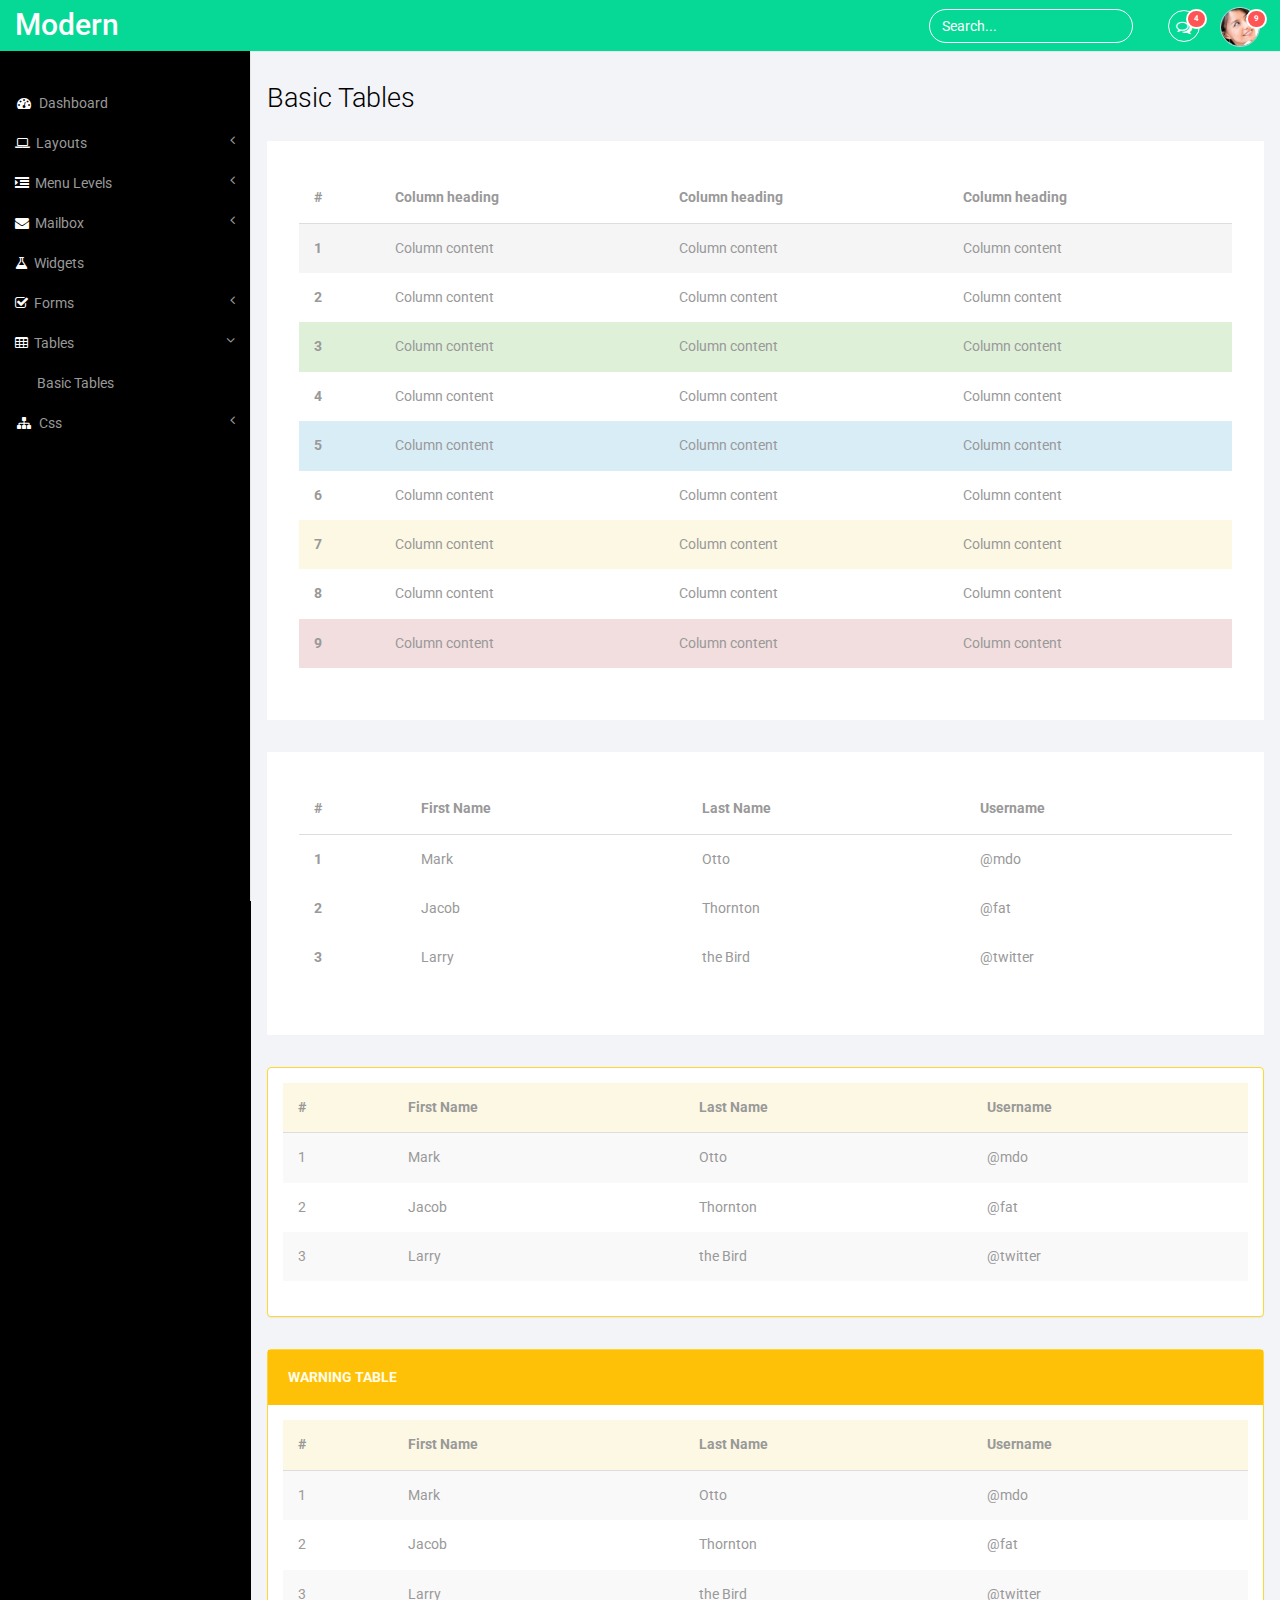
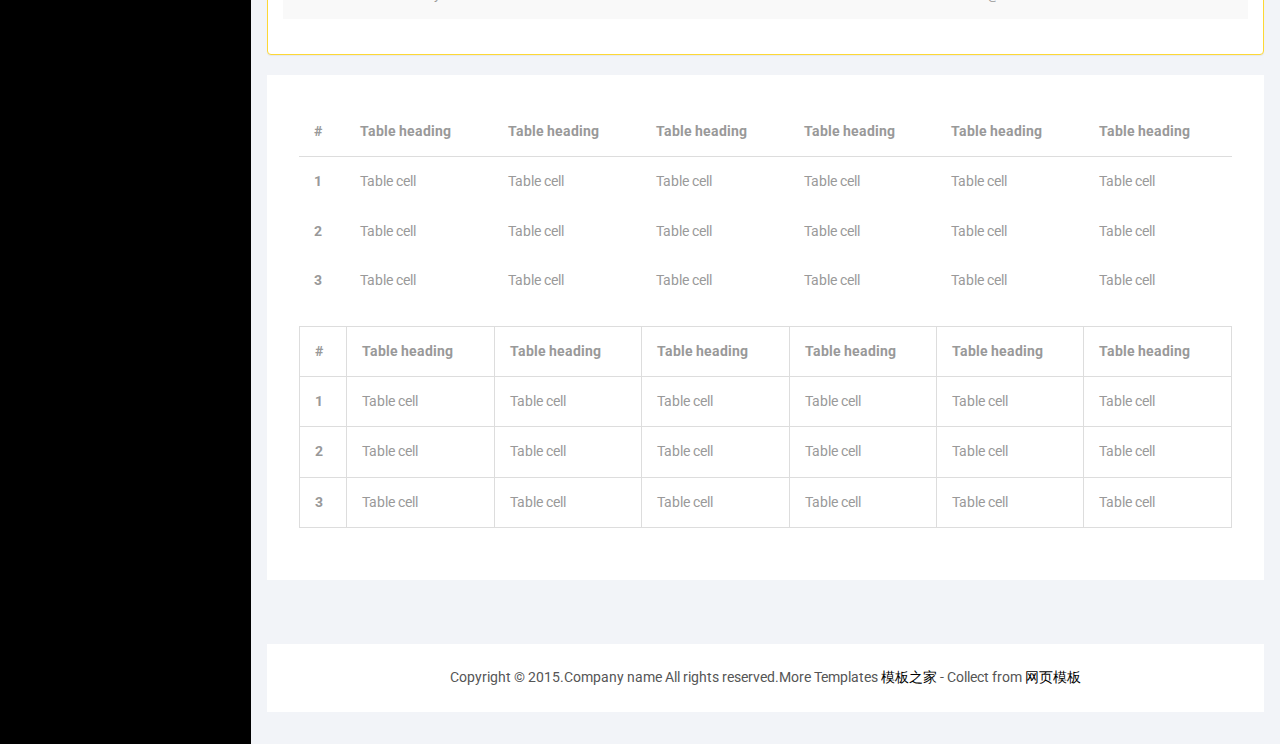
<file: front_end/basic_tables.html>
<!DOCTYPE HTML>
<html>
<head>
<title>Basic_tables</title>
<meta name="viewport" content="width=device-width, initial-scale=1">
<meta http-equiv="Content-Type" content="text/html; charset=utf-8" />
<meta name="keywords" content="Modern Responsive web template, Bootstrap Web Templates, Flat Web Templates, Andriod Compatible web template, 
Smartphone Compatible web template, free webdesigns for Nokia, Samsung, LG, SonyErricsson, Motorola web design" />
<script type="application/x-javascript"> addEventListener("load", function() { setTimeout(hideURLbar, 0); }, false); function hideURLbar(){ window.scrollTo(0,1); } </script>
 <!-- Bootstrap Core CSS -->
<link href="css/bootstrap.min.css" rel='stylesheet' type='text/css' />
<!-- Custom CSS -->
<link href="css/style.css" rel='stylesheet' type='text/css' />
<link href="css/font-awesome.css" rel="stylesheet"> 
<!-- jQuery -->
<script src="js/jquery.min.js"></script>
<!----webfonts--->
<link href='http://fonts.useso.com/css?family=Roboto:400,100,300,500,700,900' rel='stylesheet' type='text/css'>
<!---//webfonts--->  
<!-- Bootstrap Core JavaScript -->
<script src="js/bootstrap.min.js"></script>
</head>
<body>
<div id="wrapper">
     <!-- Navigation -->
        <nav class="top1 navbar navbar-default navbar-static-top" role="navigation" style="margin-bottom: 0">
            <div class="navbar-header">
                <button type="button" class="navbar-toggle" data-toggle="collapse" data-target=".navbar-collapse">
                    <span class="sr-only">Toggle navigation</span>
                    <span class="icon-bar"></span>
                    <span class="icon-bar"></span>
                    <span class="icon-bar"></span>
                </button>
                <a class="navbar-brand" href="index.html">Modern</a>
            </div>
            <!-- /.navbar-header -->
            <ul class="nav navbar-nav navbar-right">
				<li class="dropdown">
	        		<a href="#" class="dropdown-toggle" data-toggle="dropdown" aria-expanded="false"><i class="fa fa-comments-o"></i><span class="badge">4</span></a>
	        		<ul class="dropdown-menu">
						<li class="dropdown-menu-header">
							<strong>Messages</strong>
							<div class="progress thin">
							  <div class="progress-bar progress-bar-success" role="progressbar" aria-valuenow="40" aria-valuemin="0" aria-valuemax="100" style="width: 40%">
							    <span class="sr-only">40% Complete (success)</span>
							  </div>
							</div>
						</li>
						<li class="avatar">
							<a href="#">
								<img src="images/1.png" alt=""/>
								<div>New message</div>
								<small>1 minute ago</small>
								<span class="label label-info">NEW</span>
							</a>
						</li>
						<li class="avatar">
							<a href="#">
								<img src="images/2.png" alt=""/>
								<div>New message</div>
								<small>1 minute ago</small>
								<span class="label label-info">NEW</span>
							</a>
						</li>
						<li class="avatar">
							<a href="#">
								<img src="images/3.png" alt=""/>
								<div>New message</div>
								<small>1 minute ago</small>
							</a>
						</li>
						<li class="avatar">
							<a href="#">
								<img src="images/4.png" alt=""/>
								<div>New message</div>
								<small>1 minute ago</small>
							</a>
						</li>
						<li class="avatar">
							<a href="#">
								<img src="images/5.png" alt=""/>
								<div>New message</div>
								<small>1 minute ago</small>
							</a>
						</li>
						<li class="avatar">
							<a href="#">
								<img src="images/pic1.png" alt=""/>
								<div>New message</div>
								<small>1 minute ago</small>
							</a>
						</li>
						<li class="dropdown-menu-footer text-center">
							<a href="#">View all messages</a>
						</li>	
	        		</ul>
	      		</li>
			    <li class="dropdown">
	        		<a href="#" class="dropdown-toggle avatar" data-toggle="dropdown"><img src="images/1.png" alt=""/><span class="badge">9</span></a>
	        		<ul class="dropdown-menu">
						<li class="dropdown-menu-header text-center">
							<strong>Account</strong>
						</li>
						<li class="m_2"><a href="#"><i class="fa fa-bell-o"></i> Updates <span class="label label-info">42</span></a></li>
						<li class="m_2"><a href="#"><i class="fa fa-envelope-o"></i> Messages <span class="label label-success">42</span></a></li>
						<li class="m_2"><a href="#"><i class="fa fa-tasks"></i> Tasks <span class="label label-danger">42</span></a></li>
						<li><a href="#"><i class="fa fa-comments"></i> Comments <span class="label label-warning">42</span></a></li>
						<li class="dropdown-menu-header text-center">
							<strong>Settings</strong>
						</li>
						<li class="m_2"><a href="#"><i class="fa fa-user"></i> Profile</a></li>
						<li class="m_2"><a href="#"><i class="fa fa-wrench"></i> Settings</a></li>
						<li class="m_2"><a href="#"><i class="fa fa-usd"></i> Payments <span class="label label-default">42</span></a></li>
						<li class="m_2"><a href="#"><i class="fa fa-file"></i> Projects <span class="label label-primary">42</span></a></li>
						<li class="divider"></li>
						<li class="m_2"><a href="#"><i class="fa fa-shield"></i> Lock Profile</a></li>
						<li class="m_2"><a href="#"><i class="fa fa-lock"></i> Logout</a></li>	
	        		</ul>
	      		</li>
			</ul>
			<form class="navbar-form navbar-right">
              <input type="text" class="form-control" value="Search..." onfocus="this.value = '';" onblur="if (this.value == '') {this.value = 'Search...';}">
            </form>
            <div class="navbar-default sidebar" role="navigation">
                <div class="sidebar-nav navbar-collapse">
                    <ul class="nav" id="side-menu">
                        <li>
                            <a href="index.html"><i class="fa fa-dashboard fa-fw nav_icon"></i>Dashboard</a>
                        </li>
                        <li>
                            <a href="#"><i class="fa fa-laptop nav_icon"></i>Layouts<span class="fa arrow"></span></a>
                            <ul class="nav nav-second-level">
                                <li>
                                    <a href="grids.html">Grid System</a>
                                </li>
                            </ul>
                            <!-- /.nav-second-level -->
                        </li>
                        <li>
                            <a href="#"><i class="fa fa-indent nav_icon"></i>Menu Levels<span class="fa arrow"></span></a>
                            <ul class="nav nav-second-level">
                                <li>
                                    <a href="graphs.html">Graphs</a>
                                </li>
                                <li>
                                    <a href="typography.html">Typography</a>
                                </li>
                            </ul>
                            <!-- /.nav-second-level -->
                        </li>
                        <li>
                            <a href="#"><i class="fa fa-envelope nav_icon"></i>Mailbox<span class="fa arrow"></span></a>
                            <ul class="nav nav-second-level">
                                <li>
                                    <a href="inbox.html">Inbox</a>
                                </li>
                                <li>
                                    <a href="compose.html">Compose email</a>
                                </li>
                            </ul>
                            <!-- /.nav-second-level -->
                        </li>
                        <li>
                            <a href="widgets.html"><i class="fa fa-flask nav_icon"></i>Widgets</a>
                        </li>
                         <li>
                            <a href="#"><i class="fa fa-check-square-o nav_icon"></i>Forms<span class="fa arrow"></span></a>
                            <ul class="nav nav-second-level">
                                <li>
                                    <a href="forms.html">Basic Forms</a>
                                </li>
                                <li>
                                    <a href="validation.html">Validation</a>
                                </li>
                            </ul>
                            <!-- /.nav-second-level -->
                        </li>
                        <li>
                            <a href="#"><i class="fa fa-table nav_icon"></i>Tables<span class="fa arrow"></span></a>
                            <ul class="nav nav-second-level">
                                <li>
                                    <a href="basic_tables.html">Basic Tables</a>
                                </li>
                            </ul>
                            <!-- /.nav-second-level -->
                        </li>
                        <li>
                            <a href="#"><i class="fa fa-sitemap fa-fw nav_icon"></i>Css<span class="fa arrow"></span></a>
                            <ul class="nav nav-second-level">
                                <li>
                                    <a href="media.html">Media</a>
                                </li>
                                <li>
                                    <a href="login.html">Login</a>
                                </li>
                            </ul>
                            <!-- /.nav-second-level -->
                        </li>
                    </ul>
                </div>
                <!-- /.sidebar-collapse -->
            </div>
            <!-- /.navbar-static-side -->
        </nav>
        <div id="page-wrapper">
        <div class="col-md-12 graphs">
	   <div class="xs">
  	 <h3>Basic Tables</h3>
  	<div class="bs-example4" data-example-id="contextual-table">
    <table class="table">
      <thead>
        <tr>
          <th>#</th>
          <th>Column heading</th>
          <th>Column heading</th>
          <th>Column heading</th>
        </tr>
      </thead>
      <tbody>
        <tr class="active">
          <th scope="row">1</th>
          <td>Column content</td>
          <td>Column content</td>
          <td>Column content</td>
        </tr>
        <tr>
          <th scope="row">2</th>
          <td>Column content</td>
          <td>Column content</td>
          <td>Column content</td>
        </tr>
        <tr class="success">
          <th scope="row">3</th>
          <td>Column content</td>
          <td>Column content</td>
          <td>Column content</td>
        </tr>
        <tr>
          <th scope="row">4</th>
          <td>Column content</td>
          <td>Column content</td>
          <td>Column content</td>
        </tr>
        <tr class="info">
          <th scope="row">5</th>
          <td>Column content</td>
          <td>Column content</td>
          <td>Column content</td>
        </tr>
        <tr>
          <th scope="row">6</th>
          <td>Column content</td>
          <td>Column content</td>
          <td>Column content</td>
        </tr>
        <tr class="warning">
          <th scope="row">7</th>
          <td>Column content</td>
          <td>Column content</td>
          <td>Column content</td>
        </tr>
        <tr>
          <th scope="row">8</th>
          <td>Column content</td>
          <td>Column content</td>
          <td>Column content</td>
        </tr>
        <tr class="danger">
          <th scope="row">9</th>
          <td>Column content</td>
          <td>Column content</td>
          <td>Column content</td>
        </tr>
      </tbody>
    </table>
   </div>
   <div class="panel-body1">
   <table class="table">
     <thead>
        <tr>
          <th>#</th>
          <th>First Name</th>
          <th>Last Name</th>
          <th>Username</th>
        </tr>
      </thead>
      <tbody>
        <tr>
          <th scope="row">1</th>
          <td>Mark</td>
          <td>Otto</td>
          <td>@mdo</td>
        </tr>
        <tr>
          <th scope="row">2</th>
          <td>Jacob</td>
          <td>Thornton</td>
          <td>@fat</td>
        </tr>
        <tr>
          <th scope="row">3</th>
          <td>Larry</td>
          <td>the Bird</td>
          <td>@twitter</td>
        </tr>
      </tbody>
    </table>
    </div>
    <div class="panel panel-warning" data-widget="{&quot;draggable&quot;: &quot;false&quot;}" data-widget-static="">
				<div class="panel-body no-padding">
					<table class="table table-striped">
						<thead>
							<tr class="warning">
								<th>#</th>
								<th>First Name</th>
								<th>Last Name</th>
								<th>Username</th>
							</tr>
						</thead>
						<tbody>
							<tr>
								<td>1</td>
								<td>Mark</td>
								<td>Otto</td>
								<td>@mdo</td>
							</tr>
							<tr>
								<td>2</td>
								<td>Jacob</td>
								<td>Thornton</td>
								<td>@fat</td>
							</tr>
							<tr>
								<td>3</td>
								<td>Larry</td>
								<td>the Bird</td>
								<td>@twitter</td>
							</tr>
						</tbody>
					</table>
				</div>
	</div>
	<div class="panel panel-warning" data-widget="{&quot;draggable&quot;: &quot;false&quot;}" data-widget-static="">
				<div class="panel-heading">
					<h2>Warning Table</h2>
					<div class="panel-ctrls" data-actions-container="" data-action-collapse="{&quot;target&quot;: &quot;.panel-body&quot;}"><span class="button-icon has-bg"><i class="ti ti-angle-down"></i></span></div>
				</div>
				<div class="panel-body no-padding" style="display: block;">
					<table class="table table-striped">
						<thead>
							<tr class="warning">
								<th>#</th>
								<th>First Name</th>
								<th>Last Name</th>
								<th>Username</th>
							</tr>
						</thead>
						<tbody>
							<tr>
								<td>1</td>
								<td>Mark</td>
								<td>Otto</td>
								<td>@mdo</td>
							</tr>
							<tr>
								<td>2</td>
								<td>Jacob</td>
								<td>Thornton</td>
								<td>@fat</td>
							</tr>
							<tr>
								<td>3</td>
								<td>Larry</td>
								<td>the Bird</td>
								<td>@twitter</td>
							</tr>
						</tbody>
					</table>
				</div>
			</div>
	<div class="bs-example4" data-example-id="simple-responsive-table">
    <div class="table-responsive">
      <table class="table">
        <thead>
          <tr>
            <th>#</th>
            <th>Table heading</th>
            <th>Table heading</th>
            <th>Table heading</th>
            <th>Table heading</th>
            <th>Table heading</th>
            <th>Table heading</th>
          </tr>
        </thead>
        <tbody>
          <tr>
            <th scope="row">1</th>
            <td>Table cell</td>
            <td>Table cell</td>
            <td>Table cell</td>
            <td>Table cell</td>
            <td>Table cell</td>
            <td>Table cell</td>
          </tr>
          <tr>
            <th scope="row">2</th>
            <td>Table cell</td>
            <td>Table cell</td>
            <td>Table cell</td>
            <td>Table cell</td>
            <td>Table cell</td>
            <td>Table cell</td>
          </tr>
          <tr>
            <th scope="row">3</th>
            <td>Table cell</td>
            <td>Table cell</td>
            <td>Table cell</td>
            <td>Table cell</td>
            <td>Table cell</td>
            <td>Table cell</td>
          </tr>
        </tbody>
      </table>
    </div><!-- /.table-responsive -->
    <div class="table-responsive">
      <table class="table table-bordered">
        <thead>
          <tr>
            <th>#</th>
            <th>Table heading</th>
            <th>Table heading</th>
            <th>Table heading</th>
            <th>Table heading</th>
            <th>Table heading</th>
            <th>Table heading</th>
          </tr>
        </thead>
        <tbody>
          <tr>
            <th scope="row">1</th>
            <td>Table cell</td>
            <td>Table cell</td>
            <td>Table cell</td>
            <td>Table cell</td>
            <td>Table cell</td>
            <td>Table cell</td>
          </tr>
          <tr>
            <th scope="row">2</th>
            <td>Table cell</td>
            <td>Table cell</td>
            <td>Table cell</td>
            <td>Table cell</td>
            <td>Table cell</td>
            <td>Table cell</td>
          </tr>
          <tr>
            <th scope="row">3</th>
            <td>Table cell</td>
            <td>Table cell</td>
            <td>Table cell</td>
            <td>Table cell</td>
            <td>Table cell</td>
            <td>Table cell</td>
          </tr>
        </tbody>
      </table>
    </div><!-- /.table-responsive -->
  </div>
  </div>
  <div class="copy_layout">
      <p>Copyright &copy; 2015.Company name All rights reserved.More Templates <a href="http://www.cssmoban.com/" target="_blank" title="模板之家">模板之家</a> - Collect from <a href="http://www.cssmoban.com/" title="网页模板" target="_blank">网页模板</a></p>
  </div>
   </div>
      </div>
      <!-- /#page-wrapper -->
   </div>
    <!-- /#wrapper -->
<!-- Nav CSS -->
<link href="css/custom.css" rel="stylesheet">
<!-- Metis Menu Plugin JavaScript -->
<script src="js/metisMenu.min.js"></script>
<script src="js/custom.js"></script>
</body>
</html>
</file>
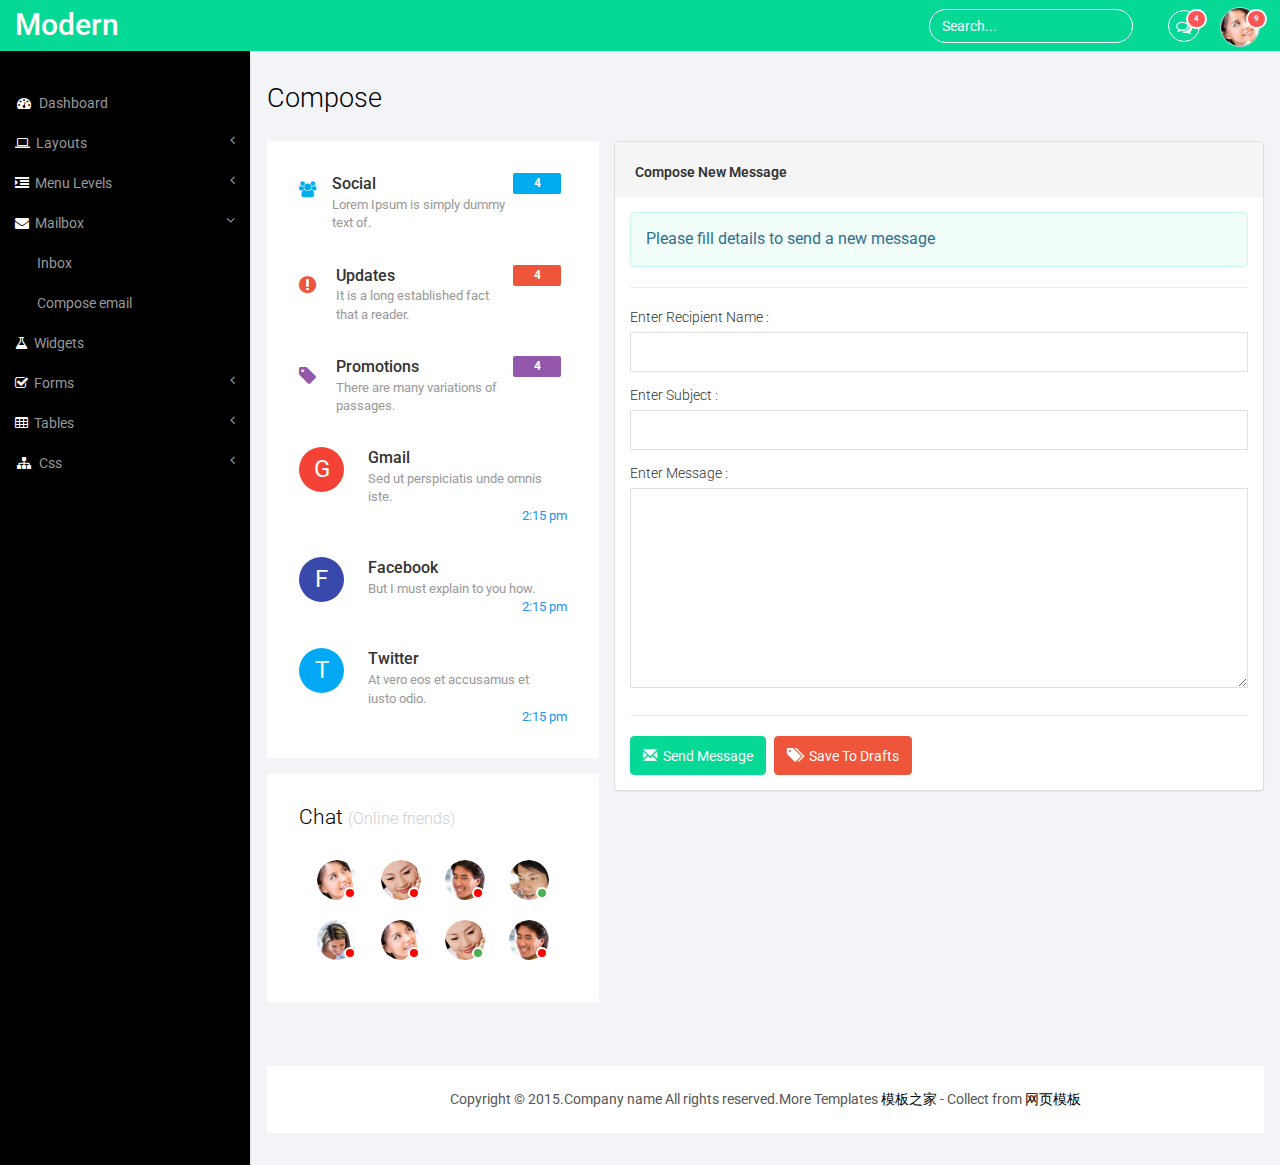
<file: front_end/compose.html>
<!DOCTYPE HTML>
<html>
<head>
<title>Compose</title>
<meta name="viewport" content="width=device-width, initial-scale=1">
<meta http-equiv="Content-Type" content="text/html; charset=utf-8" />
<meta name="keywords" content="Modern Responsive web template, Bootstrap Web Templates, Flat Web Templates, Andriod Compatible web template, 
Smartphone Compatible web template, free webdesigns for Nokia, Samsung, LG, SonyErricsson, Motorola web design" />
<script type="application/x-javascript"> addEventListener("load", function() { setTimeout(hideURLbar, 0); }, false); function hideURLbar(){ window.scrollTo(0,1); } </script>
 <!-- Bootstrap Core CSS -->
<link href="css/bootstrap.min.css" rel='stylesheet' type='text/css' />
<!-- Custom CSS -->
<link href="css/style.css" rel='stylesheet' type='text/css' />
<link href="css/font-awesome.css" rel="stylesheet"> 
<!-- jQuery -->
<script src="js/jquery.min.js"></script>
<!----webfonts--->
<link href='http://fonts.useso.com/css?family=Roboto:400,100,300,500,700,900' rel='stylesheet' type='text/css'>
<!---//webfonts--->  
<!-- Bootstrap Core JavaScript -->
<script src="js/bootstrap.min.js"></script>
</head>
<body>
<div id="wrapper">
     <!-- Navigation -->
        <nav class="top1 navbar navbar-default navbar-static-top" role="navigation" style="margin-bottom: 0">
            <div class="navbar-header">
                <button type="button" class="navbar-toggle" data-toggle="collapse" data-target=".navbar-collapse">
                    <span class="sr-only">Toggle navigation</span>
                    <span class="icon-bar"></span>
                    <span class="icon-bar"></span>
                    <span class="icon-bar"></span>
                </button>
                <a class="navbar-brand" href="index.html">Modern</a>
            </div>
            <!-- /.navbar-header -->
            <ul class="nav navbar-nav navbar-right">
				<li class="dropdown">
	        		<a href="#" class="dropdown-toggle" data-toggle="dropdown" aria-expanded="false"><i class="fa fa-comments-o"></i><span class="badge">4</span></a>
	        		<ul class="dropdown-menu">
						<li class="dropdown-menu-header">
							<strong>Messages</strong>
							<div class="progress thin">
							  <div class="progress-bar progress-bar-success" role="progressbar" aria-valuenow="40" aria-valuemin="0" aria-valuemax="100" style="width: 40%">
							    <span class="sr-only">40% Complete (success)</span>
							  </div>
							</div>
						</li>
						<li class="avatar">
							<a href="#">
								<img src="images/1.png" alt=""/>
								<div>New message</div>
								<small>1 minute ago</small>
								<span class="label label-info">NEW</span>
							</a>
						</li>
						<li class="avatar">
							<a href="#">
								<img src="images/2.png" alt=""/>
								<div>New message</div>
								<small>1 minute ago</small>
								<span class="label label-info">NEW</span>
							</a>
						</li>
						<li class="avatar">
							<a href="#">
								<img src="images/3.png" alt=""/>
								<div>New message</div>
								<small>1 minute ago</small>
							</a>
						</li>
						<li class="avatar">
							<a href="#">
								<img src="images/4.png" alt=""/>
								<div>New message</div>
								<small>1 minute ago</small>
							</a>
						</li>
						<li class="avatar">
							<a href="#">
								<img src="images/5.png" alt=""/>
								<div>New message</div>
								<small>1 minute ago</small>
							</a>
						</li>
						<li class="avatar">
							<a href="#">
								<img src="images/pic1.png" alt=""/>
								<div>New message</div>
								<small>1 minute ago</small>
							</a>
						</li>
						<li class="dropdown-menu-footer text-center">
							<a href="#">View all messages</a>
						</li>	
	        		</ul>
	      		</li>
			    <li class="dropdown">
	        		<a href="#" class="dropdown-toggle avatar" data-toggle="dropdown"><img src="images/1.png" alt=""/><span class="badge">9</span></a>
	        		<ul class="dropdown-menu">
						<li class="dropdown-menu-header text-center">
							<strong>Account</strong>
						</li>
						<li class="m_2"><a href="#"><i class="fa fa-bell-o"></i> Updates <span class="label label-info">42</span></a></li>
						<li class="m_2"><a href="#"><i class="fa fa-envelope-o"></i> Messages <span class="label label-success">42</span></a></li>
						<li class="m_2"><a href="#"><i class="fa fa-tasks"></i> Tasks <span class="label label-danger">42</span></a></li>
						<li><a href="#"><i class="fa fa-comments"></i> Comments <span class="label label-warning">42</span></a></li>
						<li class="dropdown-menu-header text-center">
							<strong>Settings</strong>
						</li>
						<li class="m_2"><a href="#"><i class="fa fa-user"></i> Profile</a></li>
						<li class="m_2"><a href="#"><i class="fa fa-wrench"></i> Settings</a></li>
						<li class="m_2"><a href="#"><i class="fa fa-usd"></i> Payments <span class="label label-default">42</span></a></li>
						<li class="m_2"><a href="#"><i class="fa fa-file"></i> Projects <span class="label label-primary">42</span></a></li>
						<li class="divider"></li>
						<li class="m_2"><a href="#"><i class="fa fa-shield"></i> Lock Profile</a></li>
						<li class="m_2"><a href="#"><i class="fa fa-lock"></i> Logout</a></li>	
	        		</ul>
	      		</li>
			</ul>
			<form class="navbar-form navbar-right">
              <input type="text" class="form-control" value="Search..." onfocus="this.value = '';" onblur="if (this.value == '') {this.value = 'Search...';}">
            </form>
            <div class="navbar-default sidebar" role="navigation">
                <div class="sidebar-nav navbar-collapse">
                    <ul class="nav" id="side-menu">
                        <li>
                            <a href="index.html"><i class="fa fa-dashboard fa-fw nav_icon"></i>Dashboard</a>
                        </li>
                        <li>
                            <a href="#"><i class="fa fa-laptop nav_icon"></i>Layouts<span class="fa arrow"></span></a>
                            <ul class="nav nav-second-level">
                                <li>
                                    <a href="grids.html">Grid System</a>
                                </li>
                            </ul>
                            <!-- /.nav-second-level -->
                        </li>
                        <li>
                            <a href="#"><i class="fa fa-indent nav_icon"></i>Menu Levels<span class="fa arrow"></span></a>
                            <ul class="nav nav-second-level">
                                <li>
                                    <a href="graphs.html">Graphs</a>
                                </li>
                                <li>
                                    <a href="typography.html">Typography</a>
                                </li>
                            </ul>
                            <!-- /.nav-second-level -->
                        </li>
                        <li>
                            <a href="#"><i class="fa fa-envelope nav_icon"></i>Mailbox<span class="fa arrow"></span></a>
                            <ul class="nav nav-second-level">
                                <li>
                                    <a href="inbox.html">Inbox</a>
                                </li>
                                <li>
                                    <a href="compose.html">Compose email</a>
                                </li>
                            </ul>
                            <!-- /.nav-second-level -->
                        </li>
                        <li>
                            <a href="widgets.html"><i class="fa fa-flask nav_icon"></i>Widgets</a>
                        </li>
                         <li>
                            <a href="#"><i class="fa fa-check-square-o nav_icon"></i>Forms<span class="fa arrow"></span></a>
                            <ul class="nav nav-second-level">
                                <li>
                                    <a href="forms.html">Basic Forms</a>
                                </li>
                                <li>
                                    <a href="validation.html">Validation</a>
                                </li>
                            </ul>
                            <!-- /.nav-second-level -->
                        </li>
                        <li>
                            <a href="#"><i class="fa fa-table nav_icon"></i>Tables<span class="fa arrow"></span></a>
                            <ul class="nav nav-second-level">
                                <li>
                                    <a href="basic_tables.html">Basic Tables</a>
                                </li>
                            </ul>
                            <!-- /.nav-second-level -->
                        </li>
                        <li>
                            <a href="#"><i class="fa fa-sitemap fa-fw nav_icon"></i>Css<span class="fa arrow"></span></a>
                            <ul class="nav nav-second-level">
                                <li>
                                    <a href="media.html">Media</a>
                                </li>
                                <li>
                                    <a href="login.html">Login</a>
                                </li>
                            </ul>
                            <!-- /.nav-second-level -->
                        </li>
                    </ul>
                </div>
                <!-- /.sidebar-collapse -->
            </div>
            <!-- /.navbar-static-side -->
        </nav>
        <div id="page-wrapper">
        <div class="graphs">
	     <div class="xs">
  	       <h3>Compose</h3>
  	         <div class="col-md-4 email-list1">
               <ul class="collection">
                    <li class="collection-item avatar email-unread">
                      <i class="fa fa-users icon_1"></i>
                      <div class="avatar_left">
                      	<span class="email-title">Social</span>
                        <p class="truncate grey-text ultra-small">Lorem Ipsum is simply dummy text of.</p>
                      </div>
                      <a href="#!" class="secondary-content"><span class="new badge blue">4</span></a>
                      <div class="clearfix"> </div>
                    </li>
                    <li class="collection-item avatar email-unread">
                      <i class="fa fa-exclamation-circle icon_2"></i>
                      <div class="avatar_left">
                      	<span class="email-title">Updates</span>
                        <p class="truncate grey-text ultra-small">It is a long established fact that a reader.</p>
                      </div>
                      <a href="#!" class="secondary-content"><span class="new badge red">4</span></a>
                      <div class="clearfix"> </div>
                    </li>
                    <li class="collection-item avatar email-unread">
                      <i class="fa fa-tag icon_3"></i>
                      <div class="avatar_left">
                      	<span class="email-title">Promotions</span>
                        <p class="truncate grey-text ultra-small">There are many variations of passages.</p>
                      </div>
                      <a href="#!" class="secondary-content"><span class="new badge blue1">4</span></a>
                      <div class="clearfix"> </div>
                    </li>
                    <li class="collection-item avatar email-unread">
                      <i class="icon_4">G</i>
                      <div class="avatar_left">
                      	<span class="email-title">Gmail</span>
                        <p class="truncate grey-text ultra-small">Sed ut perspiciatis unde omnis iste.</p>
                      </div>
                      <a href="#!" class="secondary-content"><span class="blue-text ultra-small">2:15 pm</span></a>
                      <div class="clearfix"> </div>
                    </li>
                    <li class="collection-item avatar email-unread">
                      <i class="icon_4 icon_5">F</i>
                      <div class="avatar_left">
                      	<span class="email-title">Facebook</span>
                        <p class="truncate grey-text ultra-small">But I must explain to you how.</p>
                      </div>
                      <a href="#!" class="secondary-content"><span class="blue-text ultra-small">2:15 pm</span></a>
                      <div class="clearfix"> </div>
                    </li>
                    <li class="collection-item avatar email-unread email_last">
                      <i class="icon_4 icon_6">T</i>
                      <div class="avatar_left">
                      	<span class="email-title">Twitter</span>
                        <p class="truncate grey-text ultra-small">At vero eos et accusamus et iusto odio.</p>
                      </div>
                      <a href="#!" class="secondary-content"><span class="blue-text ultra-small">2:15 pm</span></a>
                      <div class="clearfix"> </div>
                    </li>
              </ul>
         <div class="content-box  mrg15B">
          <div class="content-box-wrapper text-center">
            <h4 class="content-box-header">
            Chat
            <small>(Online friends)</small>
            </h4>
            <div class="status-badge mrg10A">
                <img class="img-circle" width="40" src="images/1.png" alt="">
                <div class="small-badge bg-red"></div>
            </div>
            <div class="status-badge mrg10A">
                <img class="img-circle" width="40" src="images/2.png" alt="">
                <div class="small-badge bg-orange"></div>
            </div>
            <div class="status-badge mrg10A">
                <img class="img-circle" width="40" src="images/3.png" alt="">
                <div class="small-badge bg-red"></div>
            </div>
            <div class="status-badge mrg10A">
                <img class="img-circle" width="40" src="images/4.png" alt="">
                <div class="small-badge bg-green1"></div>
            </div>
            <div class="status-badge mrg10A">
                <img class="img-circle" width="40" src="images/5.png" alt="">
                <div class="small-badge bg-orange"></div>
            </div>
            <div class="status-badge mrg10A">
                <img class="img-circle" width="40" src="images/1.png" alt="">
                <div class="small-badge bg-red"></div>
            </div>
            <div class="status-badge mrg10A">
                <img class="img-circle" width="40" src="images/2.png" alt="">
                <div class="small-badge bg-green1"></div>
            </div>
            <div class="status-badge mrg10A">
                <img class="img-circle" width="40" src="images/3.png" alt="">
                <div class="small-badge bg-orange"></div>
            </div>
          </div>
        </div>
        </div>
        <div class="col-md-8 inbox_right">
        	<div class="Compose-Message">               
                <div class="panel panel-default">
                    <div class="panel-heading">
                        Compose New Message 
                    </div>
                    <div class="panel-body">
                        <div class="alert alert-info">
                            Please fill details to send a new message
                        </div>
                        <hr>
                        <label>Enter Recipient Name : </label>
                        <input type="text" class="form-control1 control3">
                        <label>Enter Subject :  </label>
                        <input type="text" class="form-control1 control3">
                        <label>Enter Message : </label>
                        <textarea rows="6" class="form-control1 control2"></textarea>
                        <hr>
                        <a href="#" class="btn btn-warning btn-warng1"><span class="glyphicon glyphicon-envelope tag_02"></span> Send Message </a>&nbsp;
                      <a href="#" class="btn btn-success btn-warng1"><span class="glyphicon glyphicon-tags tag_01"></span> Save To Drafts </a>
                    </div>
                 </div>
              </div>
         </div>
         <div class="clearfix"> </div>
   </div>
    <div class="copy_layout">
         <p>Copyright &copy; 2015.Company name All rights reserved.More Templates <a href="http://www.cssmoban.com/" target="_blank" title="模板之家">模板之家</a> - Collect from <a href="http://www.cssmoban.com/" title="网页模板" target="_blank">网页模板</a></p>
       </div>
   </div>
      </div>
      <!-- /#page-wrapper -->
   </div>
    <!-- /#wrapper -->
<!-- Nav CSS -->
<link href="css/custom.css" rel="stylesheet">
<!-- Metis Menu Plugin JavaScript -->
<script src="js/metisMenu.min.js"></script>
<script src="js/custom.js"></script>
</body>
</html>
</file>
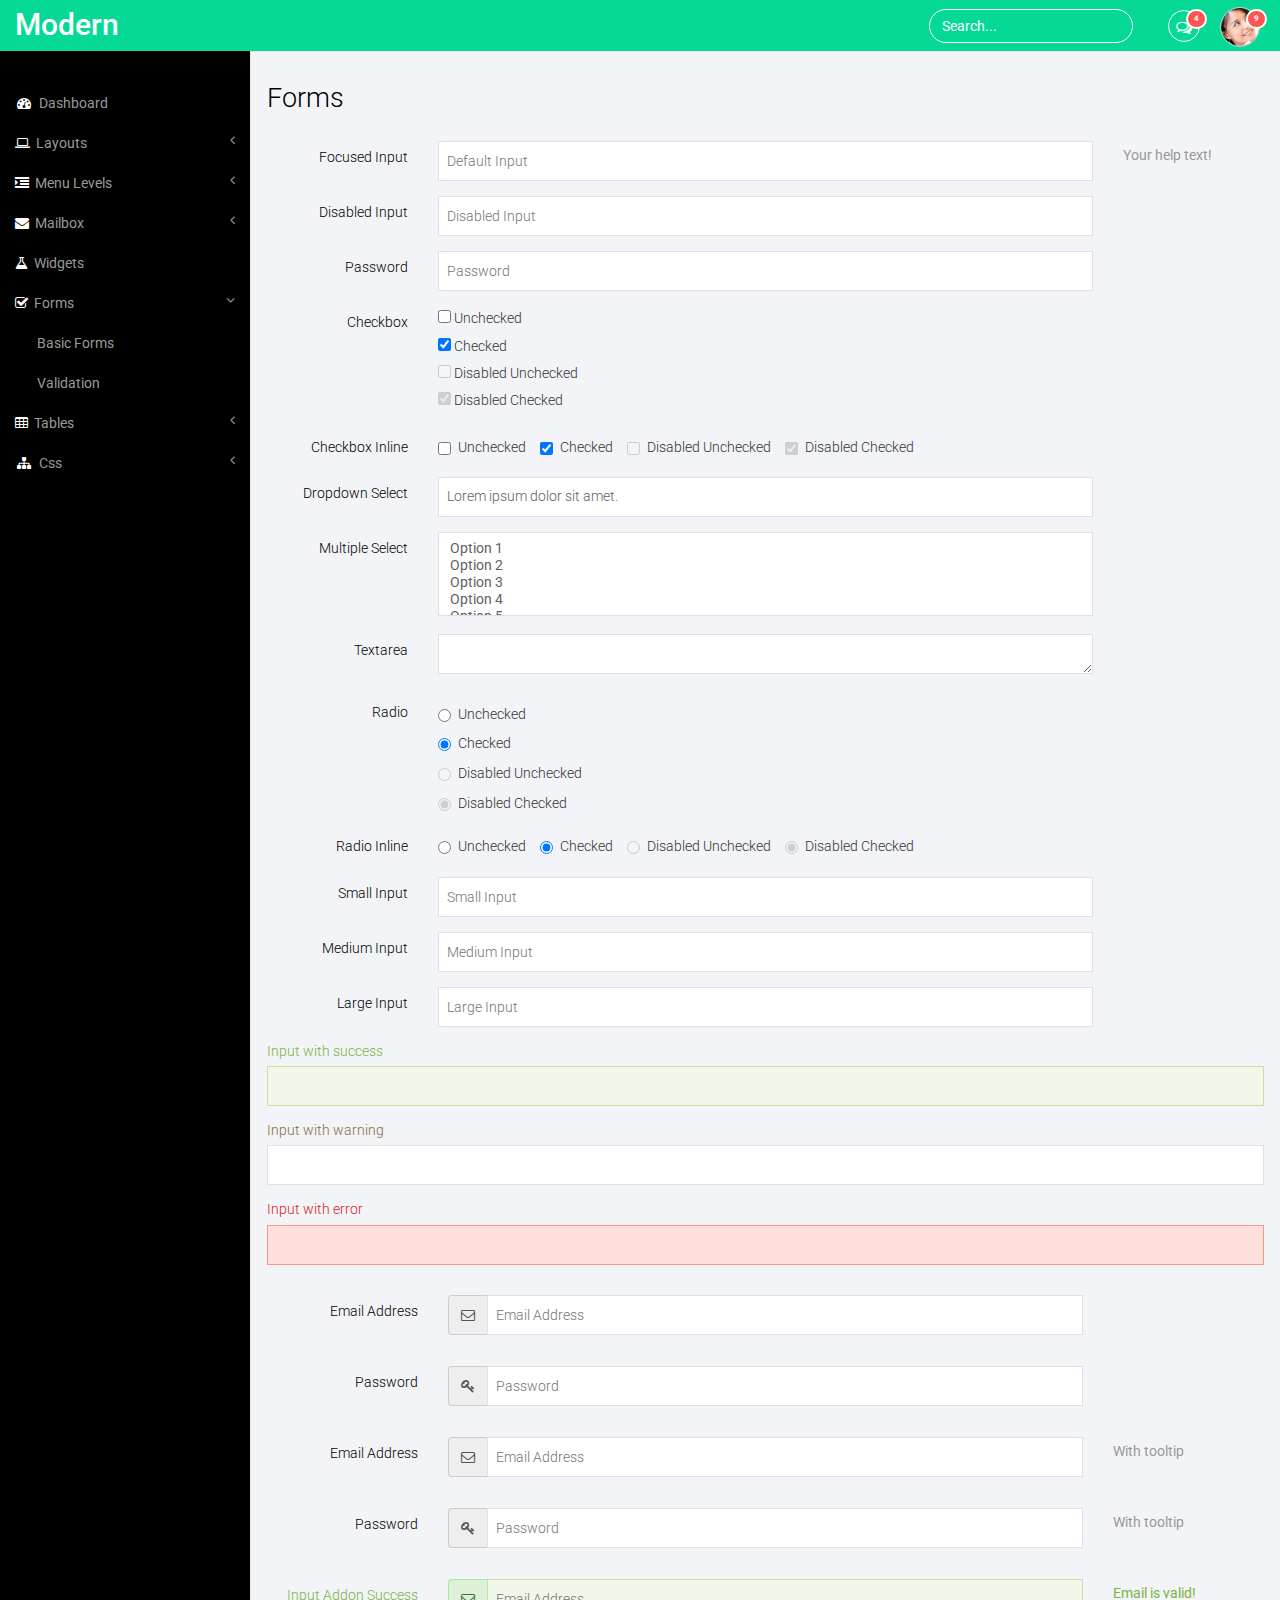
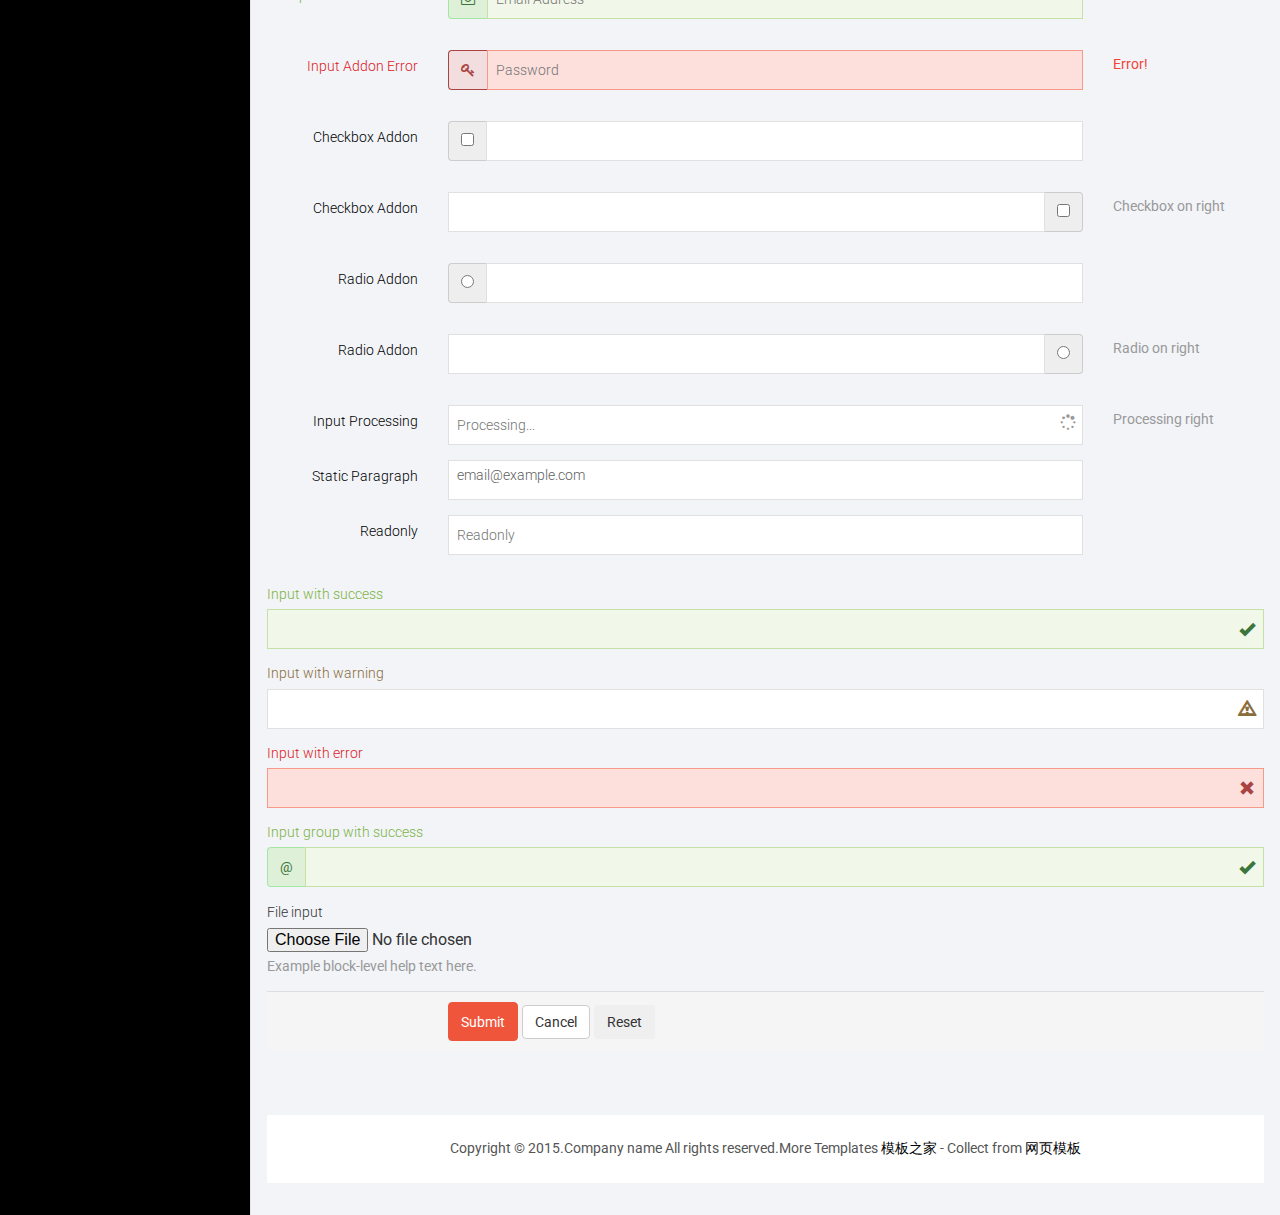
<file: front_end/forms.html>
<!DOCTYPE HTML>
<html>
<head>
<title>Forms</title>
<meta name="viewport" content="width=device-width, initial-scale=1">
<meta http-equiv="Content-Type" content="text/html; charset=utf-8" />
<meta name="keywords" content="Modern Responsive web template, Bootstrap Web Templates, Flat Web Templates, Andriod Compatible web template, 
Smartphone Compatible web template, free webdesigns for Nokia, Samsung, LG, SonyErricsson, Motorola web design" />
<script type="application/x-javascript"> addEventListener("load", function() { setTimeout(hideURLbar, 0); }, false); function hideURLbar(){ window.scrollTo(0,1); } </script>
 <!-- Bootstrap Core CSS -->
<link href="css/bootstrap.min.css" rel='stylesheet' type='text/css' />
<!-- Custom CSS -->
<link href="css/style.css" rel='stylesheet' type='text/css' />
<link href="css/font-awesome.css" rel="stylesheet"> 
<!-- jQuery -->
<script src="js/jquery.min.js"></script>
<!----webfonts--->
<link href='http://fonts.useso.com/css?family=Roboto:400,100,300,500,700,900' rel='stylesheet' type='text/css'>
<!---//webfonts--->  
<!-- Bootstrap Core JavaScript -->
<script src="js/bootstrap.min.js"></script>
</head>
<body>
<div id="wrapper">
     <!-- Navigation -->
        <nav class="top1 navbar navbar-default navbar-static-top" role="navigation" style="margin-bottom: 0">
            <div class="navbar-header">
                <button type="button" class="navbar-toggle" data-toggle="collapse" data-target=".navbar-collapse">
                    <span class="sr-only">Toggle navigation</span>
                    <span class="icon-bar"></span>
                    <span class="icon-bar"></span>
                    <span class="icon-bar"></span>
                </button>
                <a class="navbar-brand" href="index.html">Modern</a>
            </div>
            <!-- /.navbar-header -->
            <ul class="nav navbar-nav navbar-right">
				<li class="dropdown">
	        		<a href="#" class="dropdown-toggle" data-toggle="dropdown" aria-expanded="false"><i class="fa fa-comments-o"></i><span class="badge">4</span></a>
	        		<ul class="dropdown-menu">
						<li class="dropdown-menu-header">
							<strong>Messages</strong>
							<div class="progress thin">
							  <div class="progress-bar progress-bar-success" role="progressbar" aria-valuenow="40" aria-valuemin="0" aria-valuemax="100" style="width: 40%">
							    <span class="sr-only">40% Complete (success)</span>
							  </div>
							</div>
						</li>
						<li class="avatar">
							<a href="#">
								<img src="images/1.png" alt=""/>
								<div>New message</div>
								<small>1 minute ago</small>
								<span class="label label-info">NEW</span>
							</a>
						</li>
						<li class="avatar">
							<a href="#">
								<img src="images/2.png" alt=""/>
								<div>New message</div>
								<small>1 minute ago</small>
								<span class="label label-info">NEW</span>
							</a>
						</li>
						<li class="avatar">
							<a href="#">
								<img src="images/3.png" alt=""/>
								<div>New message</div>
								<small>1 minute ago</small>
							</a>
						</li>
						<li class="avatar">
							<a href="#">
								<img src="images/4.png" alt=""/>
								<div>New message</div>
								<small>1 minute ago</small>
							</a>
						</li>
						<li class="avatar">
							<a href="#">
								<img src="images/5.png" alt=""/>
								<div>New message</div>
								<small>1 minute ago</small>
							</a>
						</li>
						<li class="avatar">
							<a href="#">
								<img src="images/pic1.png" alt=""/>
								<div>New message</div>
								<small>1 minute ago</small>
							</a>
						</li>
						<li class="dropdown-menu-footer text-center">
							<a href="#">View all messages</a>
						</li>	
	        		</ul>
	      		</li>
			    <li class="dropdown">
	        		<a href="#" class="dropdown-toggle avatar" data-toggle="dropdown"><img src="images/1.png" alt=""/><span class="badge">9</span></a>
	        		<ul class="dropdown-menu">
						<li class="dropdown-menu-header text-center">
							<strong>Account</strong>
						</li>
						<li class="m_2"><a href="#"><i class="fa fa-bell-o"></i> Updates <span class="label label-info">42</span></a></li>
						<li class="m_2"><a href="#"><i class="fa fa-envelope-o"></i> Messages <span class="label label-success">42</span></a></li>
						<li class="m_2"><a href="#"><i class="fa fa-tasks"></i> Tasks <span class="label label-danger">42</span></a></li>
						<li><a href="#"><i class="fa fa-comments"></i> Comments <span class="label label-warning">42</span></a></li>
						<li class="dropdown-menu-header text-center">
							<strong>Settings</strong>
						</li>
						<li class="m_2"><a href="#"><i class="fa fa-user"></i> Profile</a></li>
						<li class="m_2"><a href="#"><i class="fa fa-wrench"></i> Settings</a></li>
						<li class="m_2"><a href="#"><i class="fa fa-usd"></i> Payments <span class="label label-default">42</span></a></li>
						<li class="m_2"><a href="#"><i class="fa fa-file"></i> Projects <span class="label label-primary">42</span></a></li>
						<li class="divider"></li>
						<li class="m_2"><a href="#"><i class="fa fa-shield"></i> Lock Profile</a></li>
						<li class="m_2"><a href="#"><i class="fa fa-lock"></i> Logout</a></li>	
	        		</ul>
	      		</li>
			</ul>
			<form class="navbar-form navbar-right">
              <input type="text" class="form-control" value="Search..." onfocus="this.value = '';" onblur="if (this.value == '') {this.value = 'Search...';}">
            </form>
            <div class="navbar-default sidebar" role="navigation">
                <div class="sidebar-nav navbar-collapse">
                    <ul class="nav" id="side-menu">
                        <li>
                            <a href="index.html"><i class="fa fa-dashboard fa-fw nav_icon"></i>Dashboard</a>
                        </li>
                        <li>
                            <a href="#"><i class="fa fa-laptop nav_icon"></i>Layouts<span class="fa arrow"></span></a>
                            <ul class="nav nav-second-level">
                                <li>
                                    <a href="grids.html">Grid System</a>
                                </li>
                            </ul>
                            <!-- /.nav-second-level -->
                        </li>
                        <li>
                            <a href="#"><i class="fa fa-indent nav_icon"></i>Menu Levels<span class="fa arrow"></span></a>
                            <ul class="nav nav-second-level">
                                <li>
                                    <a href="graphs.html">Graphs</a>
                                </li>
                                <li>
                                    <a href="typography.html">Typography</a>
                                </li>
                            </ul>
                            <!-- /.nav-second-level -->
                        </li>
                        <li>
                            <a href="#"><i class="fa fa-envelope nav_icon"></i>Mailbox<span class="fa arrow"></span></a>
                            <ul class="nav nav-second-level">
                                <li>
                                    <a href="inbox.html">Inbox</a>
                                </li>
                                <li>
                                    <a href="compose.html">Compose email</a>
                                </li>
                            </ul>
                            <!-- /.nav-second-level -->
                        </li>
                        <li>
                            <a href="widgets.html"><i class="fa fa-flask nav_icon"></i>Widgets</a>
                        </li>
                         <li>
                            <a href="#"><i class="fa fa-check-square-o nav_icon"></i>Forms<span class="fa arrow"></span></a>
                            <ul class="nav nav-second-level">
                                <li>
                                    <a href="forms.html">Basic Forms</a>
                                </li>
                                <li>
                                    <a href="validation.html">Validation</a>
                                </li>
                            </ul>
                            <!-- /.nav-second-level -->
                        </li>
                        <li>
                            <a href="#"><i class="fa fa-table nav_icon"></i>Tables<span class="fa arrow"></span></a>
                            <ul class="nav nav-second-level">
                                <li>
                                    <a href="basic_tables.html">Basic Tables</a>
                                </li>
                            </ul>
                            <!-- /.nav-second-level -->
                        </li>
                        <li>
                            <a href="#"><i class="fa fa-sitemap fa-fw nav_icon"></i>Css<span class="fa arrow"></span></a>
                            <ul class="nav nav-second-level">
                                <li>
                                    <a href="media.html">Media</a>
                                </li>
                                <li>
                                    <a href="login.html">Login</a>
                                </li>
                            </ul>
                            <!-- /.nav-second-level -->
                        </li>
                    </ul>
                </div>
                <!-- /.sidebar-collapse -->
            </div>
            <!-- /.navbar-static-side -->
        </nav>
        <div id="page-wrapper">
        <div class="graphs">
	     <div class="xs">
  	       <h3>Forms</h3>
  	         <div class="tab-content">
						<div class="tab-pane active" id="horizontal-form">
							<form class="form-horizontal">
								<div class="form-group">
									<label for="focusedinput" class="col-sm-2 control-label">Focused Input</label>
									<div class="col-sm-8">
										<input type="text" class="form-control1" id="focusedinput" placeholder="Default Input">
									</div>
									<div class="col-sm-2">
										<p class="help-block">Your help text!</p>
									</div>
								</div>
								<div class="form-group">
									<label for="disabledinput" class="col-sm-2 control-label">Disabled Input</label>
									<div class="col-sm-8">
										<input disabled="" type="text" class="form-control1" id="disabledinput" placeholder="Disabled Input">
									</div>
								</div>
								<div class="form-group">
									<label for="inputPassword" class="col-sm-2 control-label">Password</label>
									<div class="col-sm-8">
										<input type="password" class="form-control1" id="inputPassword" placeholder="Password">
									</div>
								</div>
								<div class="form-group">
									<label for="checkbox" class="col-sm-2 control-label">Checkbox</label>
									<div class="col-sm-8">
										<div class="checkbox-inline1"><label><input type="checkbox"> Unchecked</label></div>
										<div class="checkbox-inline1"><label><input type="checkbox" checked=""> Checked</label></div>
										<div class="checkbox-inline1"><label><input type="checkbox" disabled=""> Disabled Unchecked</label></div>
										<div class="checkbox-inline1"><label><input type="checkbox" disabled="" checked=""> Disabled Checked</label></div>
									</div>
								</div>
								<div class="form-group">
									<label for="checkbox" class="col-sm-2 control-label">Checkbox Inline</label>
									<div class="col-sm-8">
										<div class="checkbox-inline"><label><input type="checkbox"> Unchecked</label></div>
										<div class="checkbox-inline"><label><input type="checkbox" checked=""> Checked</label></div>
										<div class="checkbox-inline"><label><input type="checkbox" disabled=""> Disabled Unchecked</label></div>
										<div class="checkbox-inline"><label><input type="checkbox" disabled="" checked=""> Disabled Checked</label></div>
									</div>
								</div>
								<div class="form-group">
									<label for="selector1" class="col-sm-2 control-label">Dropdown Select</label>
									<div class="col-sm-8"><select name="selector1" id="selector1" class="form-control1">
										<option>Lorem ipsum dolor sit amet.</option>
										<option>Dolore, ab unde modi est!</option>
										<option>Illum, fuga minus sit eaque.</option>
										<option>Consequatur ducimus maiores voluptatum minima.</option>
									</select></div>
								</div>
								<div class="form-group">
									<label class="col-sm-2 control-label">Multiple Select</label>
									<div class="col-sm-8">
										<select multiple="" class="form-control1">
											<option>Option 1</option>
											<option>Option 2</option>
											<option>Option 3</option>
											<option>Option 4</option>
											<option>Option 5</option>
										</select>
									</div>
								</div>
								<div class="form-group">
									<label for="txtarea1" class="col-sm-2 control-label">Textarea</label>
									<div class="col-sm-8"><textarea name="txtarea1" id="txtarea1" cols="50" rows="4" class="form-control1"></textarea></div>
								</div>
								<div class="form-group">
									<label for="radio" class="col-sm-2 control-label">Radio</label>
									<div class="col-sm-8">
										<div class="radio block"><label><input type="radio"> Unchecked</label></div>
										<div class="radio block"><label><input type="radio" checked=""> Checked</label></div>
										<div class="radio block"><label><input type="radio" disabled=""> Disabled Unchecked</label></div>
										<div class="radio block"><label><input type="radio" disabled="" checked=""> Disabled Checked</label></div>
									</div>
								</div>
								<div class="form-group">
									<label for="radio" class="col-sm-2 control-label">Radio Inline</label>
									<div class="col-sm-8">
										<div class="radio-inline"><label><input type="radio"> Unchecked</label></div>
										<div class="radio-inline"><label><input type="radio" checked=""> Checked</label></div>
										<div class="radio-inline"><label><input type="radio" disabled=""> Disabled Unchecked</label></div>
										<div class="radio-inline"><label><input type="radio" disabled="" checked=""> Disabled Checked</label></div>
									</div>
								</div>
								<div class="form-group">
									<label for="smallinput" class="col-sm-2 control-label label-input-sm">Small Input</label>
									<div class="col-sm-8">
										<input type="text" class="form-control1 input-sm" id="smallinput" placeholder="Small Input">
									</div>
								</div>
								<div class="form-group">
									<label for="mediuminput" class="col-sm-2 control-label">Medium Input</label>
									<div class="col-sm-8">
										<input type="text" class="form-control1" id="mediuminput" placeholder="Medium Input">
									</div>
								</div>
								<div class="form-group mb-n">
									<label for="largeinput" class="col-sm-2 control-label label-input-lg">Large Input</label>
									<div class="col-sm-8">
										<input type="text" class="form-control1 input-lg" id="largeinput" placeholder="Large Input">
									</div>
								</div>
							</form>
						</div>
					</div>
					
					<div class="bs-example" data-example-id="form-validation-states">
    <form>
      <div class="form-group has-success">
        <label class="control-label" for="inputSuccess1">Input with success</label>
        <input type="text" class="form-control1" id="inputSuccess1">
      </div>
      <div class="form-group has-warning">
        <label class="control-label" for="inputWarning1">Input with warning</label>
        <input type="text" class="form-control1" id="inputWarning1">
      </div>
      <div class="form-group has-error">
        <label class="control-label" for="inputError1">Input with error</label>
        <input type="text" class="form-control1" id="inputError1">
      </div>
    </form>
  </div>
  <div class="panel-body">
					<form role="form" class="form-horizontal">
						<div class="form-group">
							<label class="col-md-2 control-label">Email Address</label>
							<div class="col-md-8">
								<div class="input-group">							
									<span class="input-group-addon">
										<i class="fa fa-envelope-o"></i>
									</span>
									<input type="text" class="form-control1" placeholder="Email Address">
								</div>
							</div>
						</div>
						<div class="form-group">
							<label class="col-md-2 control-label">Password</label>
							<div class="col-md-8">
								<div class="input-group">
									<span class="input-group-addon">
										<i class="fa fa-key"></i>
									</span>
									<input type="password" class="form-control1" id="exampleInputPassword1" placeholder="Password">
								</div>
							</div>
						</div>
						<div class="form-group">
							<label class="col-md-2 control-label">Email Address</label>
							<div class="col-md-8">
								<div class="input-group input-icon right">
									<span class="input-group-addon">
										<i class="fa fa-envelope-o"></i>
									</span>
									<input id="email" class="form-control1" type="text" placeholder="Email Address">
								</div>
							</div>
							<div class="col-sm-2">
								<p class="help-block">With tooltip</p>
							</div>
						</div>
						<div class="form-group">
							<label class="col-md-2 control-label">Password</label>
							<div class="col-md-8">
								<div class="input-group input-icon right">
									<span class="input-group-addon">
										<i class="fa fa-key"></i>
									</span>
									<input type="password" class="form-control1" placeholder="Password">
								</div>
							</div>
							<div class="col-sm-2">
								<p class="help-block">With tooltip</p>
							</div>
						</div>
						<div class="form-group has-success">
							<label class="col-md-2 control-label">Input Addon Success</label>
							<div class="col-md-8">
								<div class="input-group input-icon right">
									<span class="input-group-addon">
										<i class="fa fa-envelope-o"></i>
									</span>
								    <input id="email" class="form-control1" type="text" placeholder="Email Address">
								</div>
							</div>
							<div class="col-sm-2">
								<p class="help-block">Email is valid!</p>
							</div>
						</div>
						<div class="form-group has-error">
							<label class="col-md-2 control-label">Input Addon Error</label>
							<div class="col-md-8">
								<div class="input-group input-icon right">
									<span class="input-group-addon">
										<i class="fa fa-key"></i>
									</span>
									<input type="password" class="form-control1" placeholder="Password">
								</div>
							</div>
							<div class="col-sm-2">
								<p class="help-block">Error!</p>
							</div>
						</div>
						<div class="form-group">
							<label class="col-md-2 control-label">Checkbox Addon</label>
							<div class="col-md-8">
								<div class="input-group">
									<div class="input-group-addon"><input type="checkbox"></div>
									<input type="text" class="form-control1">
								</div>
							</div>
						</div>
						<div class="form-group">
							<label class="col-md-2 control-label">Checkbox Addon</label>
							<div class="col-md-8">
								<div class="input-group">
									<input type="text" class="form-control1">
									<div class="input-group-addon"><input type="checkbox"></div>
									
								</div>
							</div>
							<div class="col-sm-2">
								<p class="help-block">Checkbox on right</p>
							</div>
						</div>
						<div class="form-group">
							<label class="col-md-2 control-label">Radio Addon</label>
							<div class="col-md-8">
								<div class="input-group">
									<div class="input-group-addon"><input type="radio"></div>
									<input type="text" class="form-control1">
								</div>
							</div>
						</div>
						<div class="form-group">
							<label class="col-md-2 control-label">Radio Addon</label>
							<div class="col-md-8">
								<div class="input-group">
									<input type="text" class="form-control1">
									<div class="input-group-addon"><input type="radio"></div>
									
								</div>
							</div>
							<div class="col-sm-2">
								<p class="help-block">Radio on right</p>
							</div>
						</div>
						<div class="form-group">
							<label class="col-md-2 control-label">Input Processing</label>
							<div class="col-md-8">
								<div class="input-icon right spinner">
									<i class="fa fa-fw fa-spin fa-spinner"></i>
									<input id="email" class="form-control1" type="text" placeholder="Processing...">
								</div>
							</div>
							<div class="col-sm-2">
								<p class="help-block">Processing right</p>
							</div>
						</div>
						<div class="form-group">
							<label class="col-md-2 control-label">Static Paragraph</label>
							<div class="col-md-8">
								<p class="form-control1 m-n">email@example.com</p>
							</div>
						</div>
						<div class="form-group mb-n">
							<label class="col-md-2 control-label">Readonly</label>
							<div class="col-md-8">
								<input type="text" class="form-control1" placeholder="Readonly" readonly="">
							</div>
						</div>
					</form>
	</div>
	<div class="bs-example" data-example-id="form-validation-states-with-icons">
    <form>
      <div class="form-group has-success has-feedback">
        <label class="control-label" for="inputSuccess2">Input with success</label>
        <input type="text" class="form-control1" id="inputSuccess2" aria-describedby="inputSuccess2Status">
        <span class="glyphicon glyphicon-ok form-control-feedback" aria-hidden="true"></span>
        <span id="inputSuccess2Status" class="sr-only">(success)</span>
      </div>
      <div class="form-group has-warning has-feedback">
        <label class="control-label" for="inputWarning2">Input with warning</label>
        <input type="text" class="form-control1" id="inputWarning2" aria-describedby="inputWarning2Status">
        <span class="glyphicon glyphicon-warning-sign form-control-feedback" aria-hidden="true"></span>
        <span id="inputWarning2Status" class="sr-only">(warning)</span>
      </div>
      <div class="form-group has-error has-feedback">
        <label class="control-label" for="inputError2">Input with error</label>
        <input type="text" class="form-control1" id="inputError2" aria-describedby="inputError2Status">
        <span class="glyphicon glyphicon-remove form-control-feedback" aria-hidden="true"></span>
        <span id="inputError2Status" class="sr-only">(error)</span>
      </div>
      <div class="form-group has-success has-feedback">
        <label class="control-label" for="inputGroupSuccess1">Input group with success</label>
        <div class="input-group">
          <span class="input-group-addon">@</span>
          <input type="text" class="form-control1" id="inputGroupSuccess1" aria-describedby="inputGroupSuccess1Status">
        </div>
        <span class="glyphicon glyphicon-ok form-control-feedback" aria-hidden="true"></span>
        <span id="inputGroupSuccess1Status" class="sr-only">(success)</span>
      </div>
      <div class="form-group">
        <label for="exampleInputFile">File input</label>
        <input type="file" id="exampleInputFile">
        <p class="help-block">Example block-level help text here.</p>
      </div>
      <div class="panel-footer">
		<div class="row">
			<div class="col-sm-8 col-sm-offset-2">
				<button class="btn-success btn">Submit</button>
				<button class="btn-default btn">Cancel</button>
				<button class="btn-inverse btn">Reset</button>
			</div>
		</div>
	 </div>
    </form>
  </div>
  </div>
  <div class="copy_layout">
      <p>Copyright &copy; 2015.Company name All rights reserved.More Templates <a href="http://www.cssmoban.com/" target="_blank" title="模板之家">模板之家</a> - Collect from <a href="http://www.cssmoban.com/" title="网页模板" target="_blank">网页模板</a></p>
  </div>
  </div>
      </div>
      <!-- /#page-wrapper -->
   </div>
    <!-- /#wrapper -->
<!-- Nav CSS -->
<link href="css/custom.css" rel="stylesheet">
<!-- Metis Menu Plugin JavaScript -->
<script src="js/metisMenu.min.js"></script>
<script src="js/custom.js"></script>
</body>
</html>
</file>
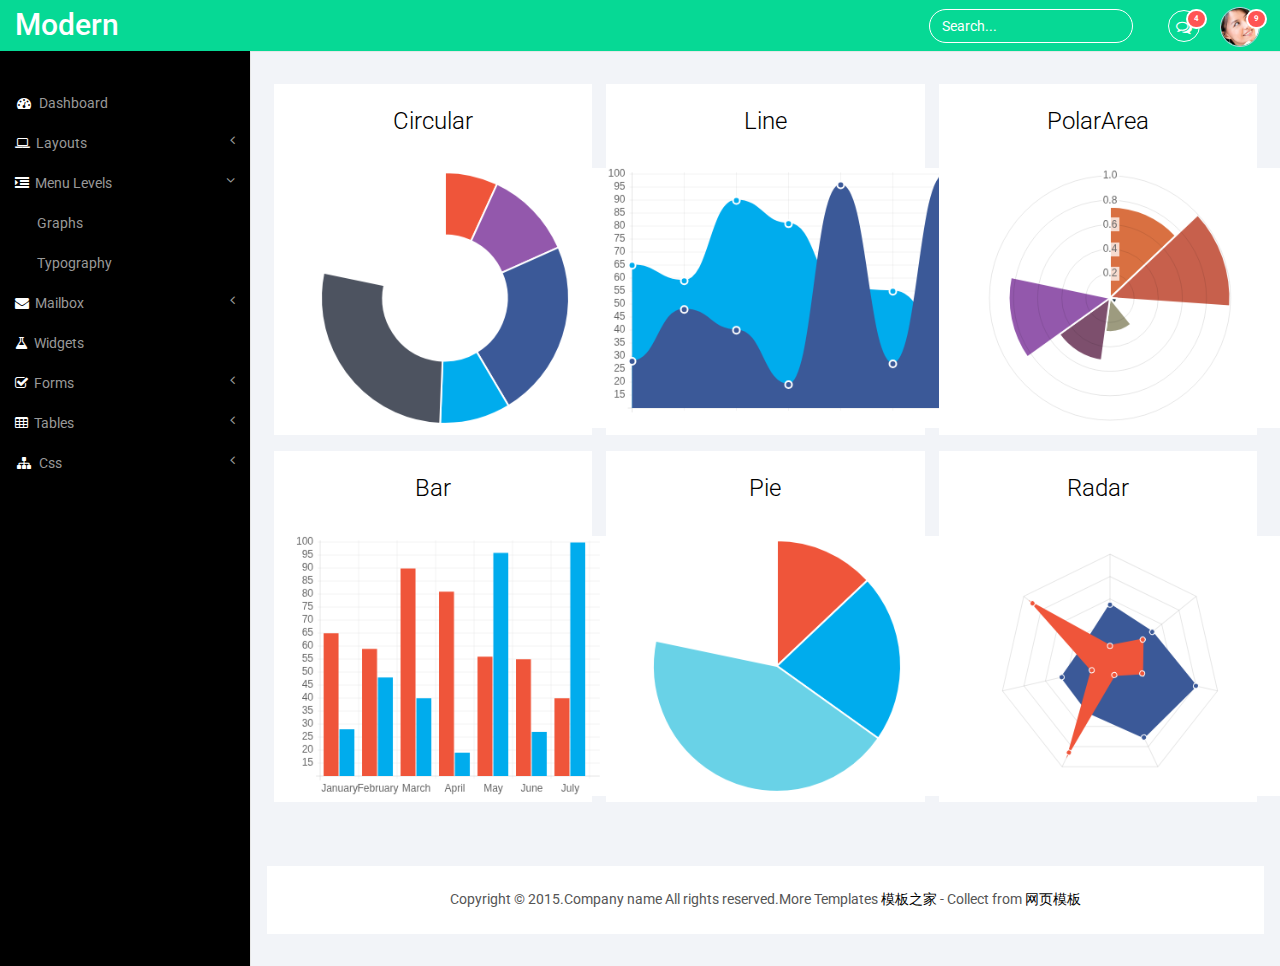
<file: front_end/graphs.html>
<!DOCTYPE HTML>
<html>
<head>
<title>Graphs</title>
<meta name="viewport" content="width=device-width, initial-scale=1">
<meta http-equiv="Content-Type" content="text/html; charset=utf-8" />
<meta name="keywords" content="Modern Responsive web template, Bootstrap Web Templates, Flat Web Templates, Andriod Compatible web template, 
Smartphone Compatible web template, free webdesigns for Nokia, Samsung, LG, SonyErricsson, Motorola web design" />
<script type="application/x-javascript"> addEventListener("load", function() { setTimeout(hideURLbar, 0); }, false); function hideURLbar(){ window.scrollTo(0,1); } </script>
 <!-- Bootstrap Core CSS -->
<link href="css/bootstrap.min.css" rel='stylesheet' type='text/css' />
<!-- Custom CSS -->
<link href="css/style.css" rel='stylesheet' type='text/css' />
<link href="css/font-awesome.css" rel="stylesheet"> 
<!-- jQuery -->
<script src="js/jquery.min.js"></script>
<!----webfonts--->
<link href='http://fonts.useso.com/css?family=Roboto:400,100,300,500,700,900' rel='stylesheet' type='text/css'>
<!---//webfonts--->  
<!-- chart -->
<script src="js/Chart.js"></script>
<!-- //chart -->
</head>
<body>
<div id="wrapper">
     <!-- Navigation -->
        <nav class="top1 navbar navbar-default navbar-static-top" role="navigation" style="margin-bottom: 0">
            <div class="navbar-header">
                <button type="button" class="navbar-toggle" data-toggle="collapse" data-target=".navbar-collapse">
                    <span class="sr-only">Toggle navigation</span>
                    <span class="icon-bar"></span>
                    <span class="icon-bar"></span>
                    <span class="icon-bar"></span>
                </button>
                <a class="navbar-brand" href="index.html">Modern</a>
            </div>
            <!-- /.navbar-header -->
            <ul class="nav navbar-nav navbar-right">
				<li class="dropdown">
	        		<a href="#" class="dropdown-toggle" data-toggle="dropdown" aria-expanded="false"><i class="fa fa-comments-o"></i><span class="badge">4</span></a>
	        		<ul class="dropdown-menu">
						<li class="dropdown-menu-header">
							<strong>Messages</strong>
							<div class="progress thin">
							  <div class="progress-bar progress-bar-success" role="progressbar" aria-valuenow="40" aria-valuemin="0" aria-valuemax="100" style="width: 40%">
							    <span class="sr-only">40% Complete (success)</span>
							  </div>
							</div>
						</li>
						<li class="avatar">
							<a href="#">
								<img src="images/1.png" alt=""/>
								<div>New message</div>
								<small>1 minute ago</small>
								<span class="label label-info">NEW</span>
							</a>
						</li>
						<li class="avatar">
							<a href="#">
								<img src="images/2.png" alt=""/>
								<div>New message</div>
								<small>1 minute ago</small>
								<span class="label label-info">NEW</span>
							</a>
						</li>
						<li class="avatar">
							<a href="#">
								<img src="images/3.png" alt=""/>
								<div>New message</div>
								<small>1 minute ago</small>
							</a>
						</li>
						<li class="avatar">
							<a href="#">
								<img src="images/4.png" alt=""/>
								<div>New message</div>
								<small>1 minute ago</small>
							</a>
						</li>
						<li class="avatar">
							<a href="#">
								<img src="images/5.png" alt=""/>
								<div>New message</div>
								<small>1 minute ago</small>
							</a>
						</li>
						<li class="avatar">
							<a href="#">
								<img src="images/pic1.png" alt=""/>
								<div>New message</div>
								<small>1 minute ago</small>
							</a>
						</li>
						<li class="dropdown-menu-footer text-center">
							<a href="#">View all messages</a>
						</li>	
	        		</ul>
	      		</li>
			    <li class="dropdown">
	        		<a href="#" class="dropdown-toggle avatar" data-toggle="dropdown"><img src="images/1.png" alt=""/><span class="badge">9</span></a>
	        		<ul class="dropdown-menu">
						<li class="dropdown-menu-header text-center">
							<strong>Account</strong>
						</li>
						<li class="m_2"><a href="#"><i class="fa fa-bell-o"></i> Updates <span class="label label-info">42</span></a></li>
						<li class="m_2"><a href="#"><i class="fa fa-envelope-o"></i> Messages <span class="label label-success">42</span></a></li>
						<li class="m_2"><a href="#"><i class="fa fa-tasks"></i> Tasks <span class="label label-danger">42</span></a></li>
						<li><a href="#"><i class="fa fa-comments"></i> Comments <span class="label label-warning">42</span></a></li>
						<li class="dropdown-menu-header text-center">
							<strong>Settings</strong>
						</li>
						<li class="m_2"><a href="#"><i class="fa fa-user"></i> Profile</a></li>
						<li class="m_2"><a href="#"><i class="fa fa-wrench"></i> Settings</a></li>
						<li class="m_2"><a href="#"><i class="fa fa-usd"></i> Payments <span class="label label-default">42</span></a></li>
						<li class="m_2"><a href="#"><i class="fa fa-file"></i> Projects <span class="label label-primary">42</span></a></li>
						<li class="divider"></li>
						<li class="m_2"><a href="#"><i class="fa fa-shield"></i> Lock Profile</a></li>
						<li class="m_2"><a href="#"><i class="fa fa-lock"></i> Logout</a></li>	
	        		</ul>
	      		</li>
			</ul>
			<form class="navbar-form navbar-right">
              <input type="text" class="form-control" value="Search..." onfocus="this.value = '';" onblur="if (this.value == '') {this.value = 'Search...';}">
            </form>
            <div class="navbar-default sidebar" role="navigation">
                <div class="sidebar-nav navbar-collapse">
                    <ul class="nav" id="side-menu">
                        <li>
                            <a href="index.html"><i class="fa fa-dashboard fa-fw nav_icon"></i>Dashboard</a>
                        </li>
                        <li>
                            <a href="#"><i class="fa fa-laptop nav_icon"></i>Layouts<span class="fa arrow"></span></a>
                            <ul class="nav nav-second-level">
                                <li>
                                    <a href="grids.html">Grid System</a>
                                </li>
                            </ul>
                            <!-- /.nav-second-level -->
                        </li>
                        <li>
                            <a href="#"><i class="fa fa-indent nav_icon"></i>Menu Levels<span class="fa arrow"></span></a>
                            <ul class="nav nav-second-level">
                                <li>
                                    <a href="graphs.html">Graphs</a>
                                </li>
                                <li>
                                    <a href="typography.html">Typography</a>
                                </li>
                            </ul>
                            <!-- /.nav-second-level -->
                        </li>
                        <li>
                            <a href="#"><i class="fa fa-envelope nav_icon"></i>Mailbox<span class="fa arrow"></span></a>
                            <ul class="nav nav-second-level">
                                <li>
                                    <a href="inbox.html">Inbox</a>
                                </li>
                                <li>
                                    <a href="compose.html">Compose email</a>
                                </li>
                            </ul>
                            <!-- /.nav-second-level -->
                        </li>
                        <li>
                            <a href="widgets.html"><i class="fa fa-flask nav_icon"></i>Widgets</a>
                        </li>
                         <li>
                            <a href="#"><i class="fa fa-check-square-o nav_icon"></i>Forms<span class="fa arrow"></span></a>
                            <ul class="nav nav-second-level">
                                <li>
                                    <a href="forms.html">Basic Forms</a>
                                </li>
                                <li>
                                    <a href="validation.html">Validation</a>
                                </li>
                            </ul>
                            <!-- /.nav-second-level -->
                        </li>
                        <li>
                            <a href="#"><i class="fa fa-table nav_icon"></i>Tables<span class="fa arrow"></span></a>
                            <ul class="nav nav-second-level">
                                <li>
                                    <a href="basic_tables.html">Basic Tables</a>
                                </li>
                            </ul>
                            <!-- /.nav-second-level -->
                        </li>
                        <li>
                            <a href="#"><i class="fa fa-sitemap fa-fw nav_icon"></i>Css<span class="fa arrow"></span></a>
                            <ul class="nav nav-second-level">
                                <li>
                                    <a href="media.html">Media</a>
                                </li>
                                <li>
                                    <a href="login.html">Login</a>
                                </li>
                            </ul>
                            <!-- /.nav-second-level -->
                        </li>
                    </ul>
                </div>
                <!-- /.sidebar-collapse -->
            </div>
            <!-- /.navbar-static-side -->
        </nav>
        <div id="page-wrapper">
        <div class="graphs">
	    <div class="graph_box">
			<div class="col-md-4 grid_2"><div class="grid_1">
				<h3>Circular</h3>
				<canvas id="doughnut" height="300" width="400" style="width: 400px; height: 300px;"></canvas>
			</div></div>
			<div class="col-md-4 grid_2"><div class="grid_1">
				<h3>Line</h3>
				<canvas id="line" height="300" width="400" style="width: 400px; height: 300px;"></canvas>
			</div></div>
			<div class="col-md-4 grid_2"><div class="grid_1">
				<h3>PolarArea</h3>
				<canvas id="polarArea" height="300" width="400" style="width: 400px; height: 300px;"></canvas>
			</div></div>
			<div class="clearfix"> </div>
	    </div>
	    <div class="graph_box1">
			<div class="col-md-4 grid_2"><div class="grid_1">
				<h3>Bar</h3>
				<canvas id="bar" height="300" width="400" style="width: 400px; height: 300px;"></canvas>
			</div></div>
			<div class="col-md-4 grid_2"><div class="grid_1">
				<h3>Pie</h3>
				<canvas id="pie" height="300" width="400" style="width: 400px; height: 300px;"></canvas>
			</div></div>
			<div class="col-md-4 grid_2"><div class="grid_1">
				<h3>Radar</h3><canvas id="radar" height="300" width="400" style="width: 400px; height: 300px;"></canvas>
			</div></div>
			<div class="clearfix"> </div>
		</div>
    <script>

		var doughnutData = [
				{
					value: 30,
					color:"#ef553a"
				},
				{
					value : 50,
					color : "#9358ac"
				},
				{
					value : 100,
					color : "#3b5998"
				},
				{
					value : 40,
					color : "#00aced"
				},
				{
					value : 120,
					color : "#4D5360"
				}
			
			];
		var lineChartData = {
			labels : ["","","","","","",""],
			datasets : [
				{
					fillColor : "#00aced",
					strokeColor : "#00aced",
					pointColor : "#00aced",
					pointStrokeColor : "#fff",
					data : [65,59,90,81,56,55,40]
				},
				{
					fillColor : "#3b5998",
					strokeColor : "#3b5998",
					pointColor : "#3b5998",
					pointStrokeColor : "#fff",
					data : [28,48,40,19,96,27,100]
				}
			]
			
		};
		var pieData = [
				{
					value: 30,
					color:"#ef553a"
				},
				{
					value : 50,
					color : "#00aced"
				},
				{
					value : 100,
					color : "#69D2E7"
				}
			
			];
		var barChartData = {
			labels : ["January","February","March","April","May","June","July"],
			datasets : [
				{
					fillColor : "#ef553a",
					strokeColor : "#ef553a",
					data : [65,59,90,81,56,55,40]
				},
				{
					fillColor : "#00aced",
					strokeColor : "#00aced",
					data : [28,48,40,19,96,27,100]
				}
			]
			
		};
	var chartData = [
			{
				value : Math.random(),
				color: "#D97041"
			},
			{
				value : Math.random(),
				color: "#C7604C"
			},
			{
				value : Math.random(),
				color: "#21323D"
			},
			{
				value : Math.random(),
				color: "#9D9B7F"
			},
			{
				value : Math.random(),
				color: "#7D4F6D"
			},
			{
				value : Math.random(),
				color: "#9358ac"
			}
		];
		var radarChartData = {
			labels : ["","","","","","",""],
			datasets : [
				{
					fillColor : "#3b5998",
					strokeColor : "#3b5998",
					pointColor : "#3b5998",
					pointStrokeColor : "#fff",
					data : [65,59,90,81,56,55,40]
				},
				{
					fillColor : "#ef553a",
					strokeColor : "#ef553a",
					pointColor : "#ef553a",
					pointStrokeColor : "#fff",
					data : [28,48,40,19,96,27,100]
				}
			]
			
		};
	new Chart(document.getElementById("doughnut").getContext("2d")).Doughnut(doughnutData);
	new Chart(document.getElementById("line").getContext("2d")).Line(lineChartData);
	new Chart(document.getElementById("radar").getContext("2d")).Radar(radarChartData);
	new Chart(document.getElementById("polarArea").getContext("2d")).PolarArea(chartData);
	new Chart(document.getElementById("bar").getContext("2d")).Bar(barChartData);
	new Chart(document.getElementById("pie").getContext("2d")).Pie(pieData);
	
	</script>
	<div class="copy_layout">
         <p>Copyright &copy; 2015.Company name All rights reserved.More Templates <a href="http://www.cssmoban.com/" target="_blank" title="模板之家">模板之家</a> - Collect from <a href="http://www.cssmoban.com/" title="网页模板" target="_blank">网页模板</a></p>
        </div>	
   </div>
      </div>
      <!-- /#page-wrapper -->
   </div>
    <!-- /#wrapper -->
    <!-- Nav CSS -->
<link href="css/custom.css" rel="stylesheet">
<!-- Metis Menu Plugin JavaScript -->
<script src="js/metisMenu.min.js"></script>
<script src="js/custom.js"></script>
<!-- Bootstrap Core JavaScript -->
<script src="js/bootstrap.min.js"></script>
</body>
</html>
</file>
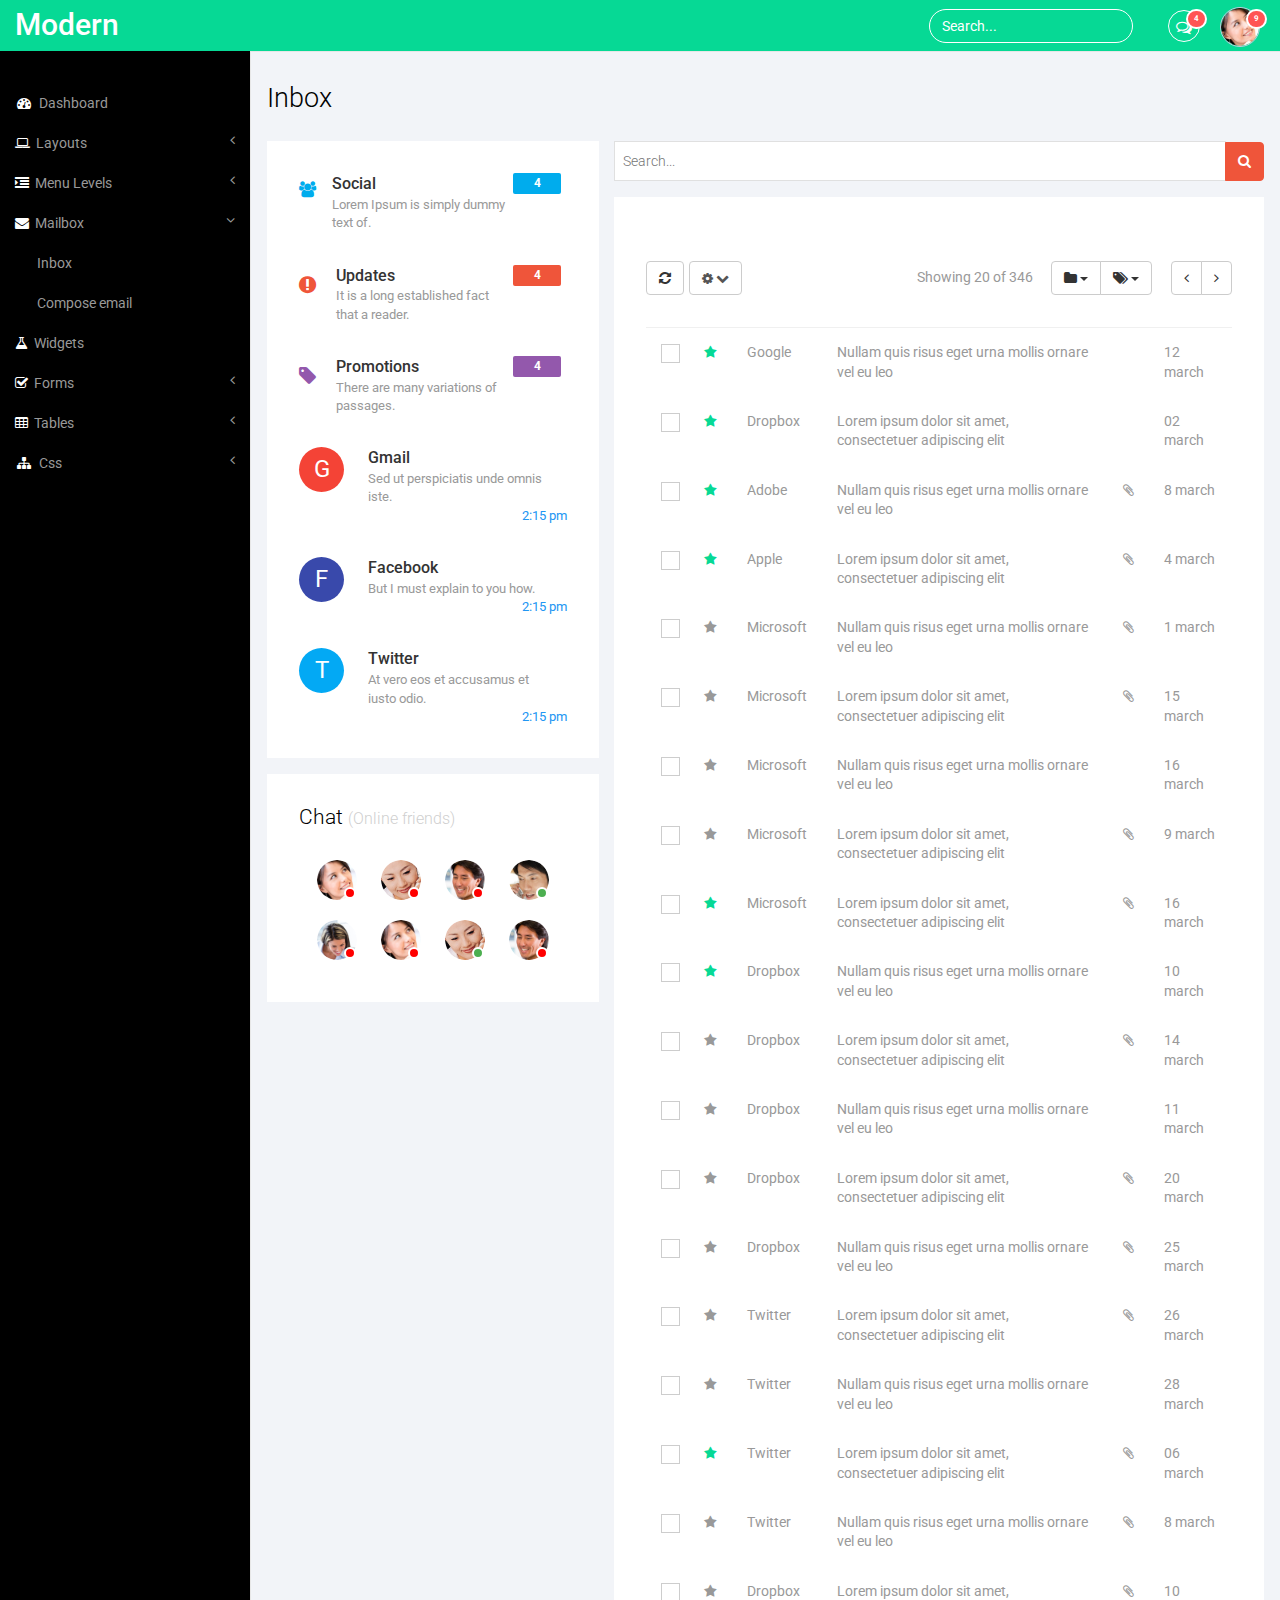
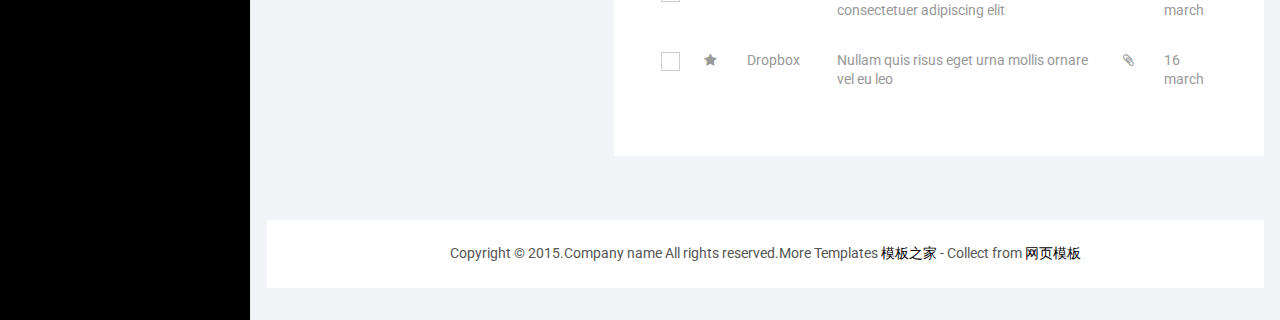
<file: front_end/inbox.html>
<!DOCTYPE HTML>
<html>
<head>
<title>Inbox</title>
<meta name="viewport" content="width=device-width, initial-scale=1">
<meta http-equiv="Content-Type" content="text/html; charset=utf-8" />
<meta name="keywords" content="Modern Responsive web template, Bootstrap Web Templates, Flat Web Templates, Andriod Compatible web template, 
Smartphone Compatible web template, free webdesigns for Nokia, Samsung, LG, SonyErricsson, Motorola web design" />
<script type="application/x-javascript"> addEventListener("load", function() { setTimeout(hideURLbar, 0); }, false); function hideURLbar(){ window.scrollTo(0,1); } </script>
 <!-- Bootstrap Core CSS -->
<link href="css/bootstrap.min.css" rel='stylesheet' type='text/css' />
<!-- Custom CSS -->
<link href="css/style.css" rel='stylesheet' type='text/css' />
<link href="css/font-awesome.css" rel="stylesheet"> 
<!-- jQuery -->
<script src="js/jquery.min.js"></script>
<!----webfonts--->
<link href='http://fonts.useso.com/css?family=Roboto:400,100,300,500,700,900' rel='stylesheet' type='text/css'>
<!---//webfonts--->  
<!-- Bootstrap Core JavaScript -->
<script src="js/bootstrap.min.js"></script>
</head>
<body>
<div id="wrapper">
     <!-- Navigation -->
        <nav class="top1 navbar navbar-default navbar-static-top" role="navigation" style="margin-bottom: 0">
            <div class="navbar-header">
                <button type="button" class="navbar-toggle" data-toggle="collapse" data-target=".navbar-collapse">
                    <span class="sr-only">Toggle navigation</span>
                    <span class="icon-bar"></span>
                    <span class="icon-bar"></span>
                    <span class="icon-bar"></span>
                </button>
                <a class="navbar-brand" href="index.html">Modern</a>
            </div>
            <!-- /.navbar-header -->
            <ul class="nav navbar-nav navbar-right">
				<li class="dropdown">
	        		<a href="#" class="dropdown-toggle" data-toggle="dropdown" aria-expanded="false"><i class="fa fa-comments-o"></i><span class="badge">4</span></a>
	        		<ul class="dropdown-menu">
						<li class="dropdown-menu-header">
							<strong>Messages</strong>
							<div class="progress thin">
							  <div class="progress-bar progress-bar-success" role="progressbar" aria-valuenow="40" aria-valuemin="0" aria-valuemax="100" style="width: 40%">
							    <span class="sr-only">40% Complete (success)</span>
							  </div>
							</div>
						</li>
						<li class="avatar">
							<a href="#">
								<img src="images/1.png" alt=""/>
								<div>New message</div>
								<small>1 minute ago</small>
								<span class="label label-info">NEW</span>
							</a>
						</li>
						<li class="avatar">
							<a href="#">
								<img src="images/2.png" alt=""/>
								<div>New message</div>
								<small>1 minute ago</small>
								<span class="label label-info">NEW</span>
							</a>
						</li>
						<li class="avatar">
							<a href="#">
								<img src="images/3.png" alt=""/>
								<div>New message</div>
								<small>1 minute ago</small>
							</a>
						</li>
						<li class="avatar">
							<a href="#">
								<img src="images/4.png" alt=""/>
								<div>New message</div>
								<small>1 minute ago</small>
							</a>
						</li>
						<li class="avatar">
							<a href="#">
								<img src="images/5.png" alt=""/>
								<div>New message</div>
								<small>1 minute ago</small>
							</a>
						</li>
						<li class="avatar">
							<a href="#">
								<img src="images/pic1.png" alt=""/>
								<div>New message</div>
								<small>1 minute ago</small>
							</a>
						</li>
						<li class="dropdown-menu-footer text-center">
							<a href="#">View all messages</a>
						</li>	
	        		</ul>
	      		</li>
			    <li class="dropdown">
	        		<a href="#" class="dropdown-toggle avatar" data-toggle="dropdown"><img src="images/1.png" alt=""/><span class="badge">9</span></a>
	        		<ul class="dropdown-menu">
						<li class="dropdown-menu-header text-center">
							<strong>Account</strong>
						</li>
						<li class="m_2"><a href="#"><i class="fa fa-bell-o"></i> Updates <span class="label label-info">42</span></a></li>
						<li class="m_2"><a href="#"><i class="fa fa-envelope-o"></i> Messages <span class="label label-success">42</span></a></li>
						<li class="m_2"><a href="#"><i class="fa fa-tasks"></i> Tasks <span class="label label-danger">42</span></a></li>
						<li><a href="#"><i class="fa fa-comments"></i> Comments <span class="label label-warning">42</span></a></li>
						<li class="dropdown-menu-header text-center">
							<strong>Settings</strong>
						</li>
						<li class="m_2"><a href="#"><i class="fa fa-user"></i> Profile</a></li>
						<li class="m_2"><a href="#"><i class="fa fa-wrench"></i> Settings</a></li>
						<li class="m_2"><a href="#"><i class="fa fa-usd"></i> Payments <span class="label label-default">42</span></a></li>
						<li class="m_2"><a href="#"><i class="fa fa-file"></i> Projects <span class="label label-primary">42</span></a></li>
						<li class="divider"></li>
						<li class="m_2"><a href="#"><i class="fa fa-shield"></i> Lock Profile</a></li>
						<li class="m_2"><a href="#"><i class="fa fa-lock"></i> Logout</a></li>	
	        		</ul>
	      		</li>
			</ul>
			<form class="navbar-form navbar-right">
              <input type="text" class="form-control" value="Search..." onfocus="this.value = '';" onblur="if (this.value == '') {this.value = 'Search...';}">
            </form>
            <div class="navbar-default sidebar" role="navigation">
                <div class="sidebar-nav navbar-collapse">
                    <ul class="nav" id="side-menu">
                        <li>
                            <a href="index.html"><i class="fa fa-dashboard fa-fw nav_icon"></i>Dashboard</a>
                        </li>
                        <li>
                            <a href="#"><i class="fa fa-laptop nav_icon"></i>Layouts<span class="fa arrow"></span></a>
                            <ul class="nav nav-second-level">
                                <li>
                                    <a href="grids.html">Grid System</a>
                                </li>
                            </ul>
                            <!-- /.nav-second-level -->
                        </li>
                        <li>
                            <a href="#"><i class="fa fa-indent nav_icon"></i>Menu Levels<span class="fa arrow"></span></a>
                            <ul class="nav nav-second-level">
                                <li>
                                    <a href="graphs.html">Graphs</a>
                                </li>
                                <li>
                                    <a href="typography.html">Typography</a>
                                </li>
                            </ul>
                            <!-- /.nav-second-level -->
                        </li>
                        <li>
                            <a href="#"><i class="fa fa-envelope nav_icon"></i>Mailbox<span class="fa arrow"></span></a>
                            <ul class="nav nav-second-level">
                                <li>
                                    <a href="inbox.html">Inbox</a>
                                </li>
                                <li>
                                    <a href="compose.html">Compose email</a>
                                </li>
                            </ul>
                            <!-- /.nav-second-level -->
                        </li>
                        <li>
                            <a href="widgets.html"><i class="fa fa-flask nav_icon"></i>Widgets</a>
                        </li>
                         <li>
                            <a href="#"><i class="fa fa-check-square-o nav_icon"></i>Forms<span class="fa arrow"></span></a>
                            <ul class="nav nav-second-level">
                                <li>
                                    <a href="forms.html">Basic Forms</a>
                                </li>
                                <li>
                                    <a href="validation.html">Validation</a>
                                </li>
                            </ul>
                            <!-- /.nav-second-level -->
                        </li>
                        <li>
                            <a href="#"><i class="fa fa-table nav_icon"></i>Tables<span class="fa arrow"></span></a>
                            <ul class="nav nav-second-level">
                                <li>
                                    <a href="basic_tables.html">Basic Tables</a>
                                </li>
                            </ul>
                            <!-- /.nav-second-level -->
                        </li>
                        <li>
                            <a href="#"><i class="fa fa-sitemap fa-fw nav_icon"></i>Css<span class="fa arrow"></span></a>
                            <ul class="nav nav-second-level">
                                <li>
                                    <a href="media.html">Media</a>
                                </li>
                                <li>
                                    <a href="login.html">Login</a>
                                </li>
                            </ul>
                            <!-- /.nav-second-level -->
                        </li>
                    </ul>
                </div>
                <!-- /.sidebar-collapse -->
            </div>
            <!-- /.navbar-static-side -->
        </nav>
        <div id="page-wrapper">
        <div class="graphs">
	     <div class="xs">
  	     <h3>Inbox</h3>
  	        <div class="col-md-4 email-list1">
               <ul class="collection">
                    <li class="collection-item avatar email-unread">
                      <i class="fa fa-users icon_1"></i>
                      <div class="avatar_left">
                      	<span class="email-title">Social</span>
                        <p class="truncate grey-text ultra-small">Lorem Ipsum is simply dummy text of.</p>
                      </div>
                      <a href="#!" class="secondary-content"><span class="new badge blue">4</span></a>
                      <div class="clearfix"> </div>
                    </li>
                    <li class="collection-item avatar email-unread">
                      <i class="fa fa-exclamation-circle icon_2"></i>
                      <div class="avatar_left">
                      	<span class="email-title">Updates</span>
                        <p class="truncate grey-text ultra-small">It is a long established fact that a reader.</p>
                      </div>
                      <a href="#!" class="secondary-content"><span class="new badge red">4</span></a>
                      <div class="clearfix"> </div>
                    </li>
                    <li class="collection-item avatar email-unread">
                      <i class="fa fa-tag icon_3"></i>
                      <div class="avatar_left">
                      	<span class="email-title">Promotions</span>
                        <p class="truncate grey-text ultra-small">There are many variations of passages.</p>
                      </div>
                      <a href="#!" class="secondary-content"><span class="new badge blue1">4</span></a>
                      <div class="clearfix"> </div>
                    </li>
                    <li class="collection-item avatar email-unread">
                      <i class="icon_4">G</i>
                      <div class="avatar_left">
                      	<span class="email-title">Gmail</span>
                        <p class="truncate grey-text ultra-small">Sed ut perspiciatis unde omnis iste.</p>
                      </div>
                      <a href="#!" class="secondary-content"><span class="blue-text ultra-small">2:15 pm</span></a>
                      <div class="clearfix"> </div>
                    </li>
                    <li class="collection-item avatar email-unread">
                      <i class="icon_4 icon_5">F</i>
                      <div class="avatar_left">
                      	<span class="email-title">Facebook</span>
                        <p class="truncate grey-text ultra-small">But I must explain to you how.</p>
                      </div>
                      <a href="#!" class="secondary-content"><span class="blue-text ultra-small">2:15 pm</span></a>
                      <div class="clearfix"> </div>
                    </li>
                    <li class="collection-item avatar email-unread email_last">
                      <i class="icon_4 icon_6">T</i>
                      <div class="avatar_left">
                      	<span class="email-title">Twitter</span>
                        <p class="truncate grey-text ultra-small">At vero eos et accusamus et iusto odio.</p>
                      </div>
                      <a href="#!" class="secondary-content"><span class="blue-text ultra-small">2:15 pm</span></a>
                      <div class="clearfix"> </div>
                    </li>
              </ul>
         <div class="content-box  mrg15B">
          <div class="content-box-wrapper text-center">
            <h4 class="content-box-header">
            Chat
            <small>(Online friends)</small>
            </h4>
            <div class="status-badge mrg10A">
                <img class="img-circle" width="40" src="images/1.png" alt="">
                <div class="small-badge bg-red"></div>
            </div>
            <div class="status-badge mrg10A">
                <img class="img-circle" width="40" src="images/2.png" alt="">
                <div class="small-badge bg-orange"></div>
            </div>
            <div class="status-badge mrg10A">
                <img class="img-circle" width="40" src="images/3.png" alt="">
                <div class="small-badge bg-red"></div>
            </div>
            <div class="status-badge mrg10A">
                <img class="img-circle" width="40" src="images/4.png" alt="">
                <div class="small-badge bg-green1"></div>
            </div>
            <div class="status-badge mrg10A">
                <img class="img-circle" width="40" src="images/5.png" alt="">
                <div class="small-badge bg-orange"></div>
            </div>
            <div class="status-badge mrg10A">
                <img class="img-circle" width="40" src="images/1.png" alt="">
                <div class="small-badge bg-red"></div>
            </div>
            <div class="status-badge mrg10A">
                <img class="img-circle" width="40" src="images/2.png" alt="">
                <div class="small-badge bg-green1"></div>
            </div>
            <div class="status-badge mrg10A">
                <img class="img-circle" width="40" src="images/3.png" alt="">
                <div class="small-badge bg-orange"></div>
            </div>
          </div>
        </div>
        </div>
        <div class="col-md-8 inbox_right">
         	<form action="#" method="GET">
                <div class="input-group">
                    <input type="text" name="search" class="form-control1 input-search" placeholder="Search...">
                    <span class="input-group-btn">
                        <button class="btn btn-success" type="button"><i class="fa fa-search"></i></button>
                    </span>
                </div><!-- Input Group -->
            </form>
            <div class="mailbox-content">
               <div class="mail-toolbar clearfix">
			     <div class="float-left">
			        <div class="btn btn_1 btn-default mrg5R">
			           <i class="fa fa-refresh"> </i>
			        </div>
			        <div class="dropdown">
			            <a href="#" title="" class="btn btn-default" data-toggle="dropdown" aria-expanded="false">
			                <i class="fa fa-cog icon_8"></i>
			                <i class="fa fa-chevron-down icon_8"></i>
			            <div class="ripple-wrapper"></div></a>
			            <ul class="dropdown-menu float-right">
			                <li>
			                    <a href="#" title="">
			                        <i class="fa fa-pencil-square-o icon_9"></i>
			                        Edit
			                    </a>
			                </li>
			                <li>
			                    <a href="#" title="">
			                        <i class="fa fa-calendar icon_9"></i>
			                        Schedule
			                    </a>
			                </li>
			                <li>
			                    <a href="#" title="">
			                        <i class="fa fa-download icon_9"></i>
			                        Download
			                    </a>
			                </li>
			                <li class="divider"></li>
			                <li>
			                    <a href="#" class="font-red" title="">
			                        <i class="fa fa-times" icon_9=""></i>
			                        Delete
			                    </a>
			                </li>
			            </ul>
			        </div>
			        <div class="clearfix"> </div>
			    </div>
			    <div class="float-right">
			        
			              
                            <span class="text-muted m-r-sm">Showing 20 of 346 </span>
                            <div class="btn-group m-r-sm mail-hidden-options" style="display: inline-block;">
                                <div class="btn-group">
                                    <a class="btn btn-default dropdown-toggle" data-toggle="dropdown" aria-expanded="false"><i class="fa fa-folder"></i> <span class="caret"></span></a>
                                    <ul class="dropdown-menu dropdown-menu-right" role="menu">
                                        <li><a href="#">Social</a></li>
                                        <li><a href="#">Forums</a></li>
                                        <li><a href="#">Updates</a></li>
                                        <li class="divider"></li>
                                        <li><a href="#">Spam</a></li>
                                        <li><a href="#">Trash</a></li>
                                        <li class="divider"></li>
                                        <li><a href="#">New</a></li>
                                    </ul>
                                </div>
                                <div class="btn-group">
                                    <a class="btn btn-default dropdown-toggle" data-toggle="dropdown" aria-expanded="false"><i class="fa fa-tags"></i> <span class="caret"></span></a>
                                    <ul class="dropdown-menu dropdown-menu-right" role="menu">
                                        <li><a href="#">Work</a></li>
                                        <li><a href="#">Family</a></li>
                                        <li><a href="#">Social</a></li>
                                        <li class="divider"></li>
                                        <li><a href="#">Primary</a></li>
                                        <li><a href="#">Promotions</a></li>
                                        <li><a href="#">Forums</a></li>
                                    </ul>
                                </div>
                            </div>
                            <div class="btn-group">
                                <a class="btn btn-default"><i class="fa fa-angle-left"></i></a>
                                <a class="btn btn-default"><i class="fa fa-angle-right"></i></a>
                            </div>
                        
			        
			    </div>
               </div>
                <table class="table">
                    <tbody>
                        <tr class="unread checked">
                            <td class="hidden-xs">
                                <input type="checkbox" class="checkbox">
                            </td>
                            <td class="hidden-xs">
                                <i class="fa fa-star icon-state-warning"></i>
                            </td>
                            <td class="hidden-xs">
                                Google
                            </td>
                            <td>
                                Nullam quis risus eget urna mollis ornare vel eu leo
                            </td>
                            <td>
                            </td>
                            <td>
                                12 march
                            </td>
                        </tr>
                        <tr class="unread checked">
                            <td class="hidden-xs">
                            	<input type="checkbox" class="checkbox">
                            </td>
                            <td class="hidden-xs">
                                <i class="fa fa-star icon-state-warning"></i>
                            </td>
                            <td class="hidden-xs">
                                Dropbox
                            </td>
                            <td>
                                Lorem ipsum dolor sit amet, consectetuer adipiscing elit
                            </td>
                            <td>
                            </td>
                            <td>
                                02 march
                            </td>
                        </tr>
                        <tr class="unread checked">
                            <td class="hidden-xs">
                                <input type="checkbox" class="checkbox">
                            </td>
                            <td class="hidden-xs">
                                <i class="fa fa-star icon-state-warning"></i>
                            </td>
                            <td class="hidden-xs">
                                Adobe
                            </td>
                            <td>
                                Nullam quis risus eget urna mollis ornare vel eu leo
                            </td>
                            <td>
                                <i class="fa fa-paperclip"></i>
                            </td>
                            <td>
                                8 march
                            </td>
                        </tr>
                        <tr class="unread checked">
                            <td class="hidden-xs">
                                <input type="checkbox" class="checkbox">
                            </td>
                            <td class="hidden-xs">
                                <i class="fa fa-star icon-state-warning"></i>
                            </td>
                            <td class="hidden-xs">
                                Apple
                            </td>
                            <td>
                                Lorem ipsum dolor sit amet, consectetuer adipiscing elit
                            </td>
                            <td>
                                <i class="fa fa-paperclip"></i>
                            </td>
                            <td>
                                4 march
                            </td>
                        </tr>
                        <tr class="read checked">
                            <td class="hidden-xs">
                                <input type="checkbox" class="checkbox">
                            </td>
                            <td class="hidden-xs">
                                <i class="fa fa-star"></i>
                            </td>
                            <td class="hidden-xs">
                                Microsoft
                            </td>
                            <td>
                                Nullam quis risus eget urna mollis ornare vel eu leo
                            </td>
                            <td>
                                <i class="fa fa-paperclip"></i>
                            </td>
                            <td>
                                1 march
                            </td>
                        </tr>
                        <tr class="read checked">
                            <td class="hidden-xs">
                                <input type="checkbox" class="checkbox">
                            </td>
                            <td class="hidden-xs">
                                <i class="fa fa-star"></i>
                            </td>
                            <td class="hidden-xs">
                                Microsoft
                            </td>
                            <td>
                                Lorem ipsum dolor sit amet, consectetuer adipiscing elit
                            </td>
                            <td>
                                <i class="fa fa-paperclip"></i>
                            </td>
                            <td>
                                15 march
                            </td>
                        </tr>
                        <tr class="read checked">
                            <td class="hidden-xs">
                                <input type="checkbox" class="checkbox">
                            </td>
                            <td class="hidden-xs">
                                <i class="fa fa-star"></i>
                            </td>
                            <td class="hidden-xs">
                                Microsoft
                            </td>
                            <td>
                                Nullam quis risus eget urna mollis ornare vel eu leo
                            </td>
                            <td>
                            </td>
                            <td>
                                16 march
                            </td>
                        </tr>
                        <tr class="read checked">
                            <td class="hidden-xs">
                                <input type="checkbox" class="checkbox">
                            </td>
                            <td class="hidden-xs">
                                <i class="fa fa-star"></i>
                            </td>
                            <td class="hidden-xs">
                                Microsoft
                            </td>
                            <td>
                                Lorem ipsum dolor sit amet, consectetuer adipiscing elit
                            </td>
                            <td>
                                <i class="fa fa-paperclip"></i>
                            </td>
                            <td>
                                9 march
                            </td>
                        </tr>
                        <tr class="read checked">
                            <td class="hidden-xs">
                                <input type="checkbox" class="checkbox">
                            </td>
                            <td class="hidden-xs">
                                <i class="fa fa-star icon-state-warning"></i>
                            </td>
                            <td class="hidden-xs">
                                Microsoft
                            </td>
                            <td>
                                Lorem ipsum dolor sit amet, consectetuer adipiscing elit
                            </td>
                            <td>
                                <i class="fa fa-paperclip"></i>
                            </td>
                            <td>
                                16 march
                            </td>
                        </tr>
                        <tr class="read checked">
                            <td class="hidden-xs">
                                <input type="checkbox" class="checkbox">
                            </td>
                            <td class="hidden-xs">
                                <i class="fa fa-star icon-state-warning"></i>
                            </td>
                            <td class="hidden-xs">
                                Dropbox
                            </td>
                            <td>
                                Nullam quis risus eget urna mollis ornare vel eu leo
                            </td>
                            <td>
                            </td>
                            <td>
                                10 march
                            </td>
                        </tr>
                        <tr class="read checked">
                            <td class="hidden-xs">
                                <input type="checkbox" class="checkbox">
                            </td>
                            <td class="hidden-xs">
                                <i class="fa fa-star"></i>
                            </td>
                            <td class="hidden-xs">
                                Dropbox
                            </td>
                            <td>
                                Lorem ipsum dolor sit amet, consectetuer adipiscing elit
                            </td>
                            <td>
                                <i class="fa fa-paperclip"></i>
                            </td>
                            <td>
                                14 march
                            </td>
                        </tr>
                        <tr class="read checked">
                            <td class="hidden-xs">
                                <input type="checkbox" class="checkbox">
                            </td>
                            <td class="hidden-xs">
                                <i class="fa fa-star"></i>
                            </td>
                            <td class="hidden-xs">
                                Dropbox
                            </td>
                            <td>
                                Nullam quis risus eget urna mollis ornare vel eu leo
                            </td>
                            <td>
                            </td>
                            <td>
                                11 march
                            </td>
                        </tr>
                        <tr class="read checked">
                            <td class="hidden-xs">
                                <input type="checkbox" class="checkbox">
                            </td>
                            <td class="hidden-xs">
                                <i class="fa fa-star"></i>
                            </td>
                            <td class="hidden-xs">
                                Dropbox
                            </td>
                            <td>
                                Lorem ipsum dolor sit amet, consectetuer adipiscing elit
                            </td>
                            <td>
                                <i class="fa fa-paperclip"></i>
                            </td>
                            <td>
                                20 march
                            </td>
                        </tr>
                        <tr class="read checked">
                            <td class="hidden-xs">
                                <input type="checkbox" class="checkbox">
                            </td>
                            <td class="hidden-xs">
                                <i class="fa fa-star"></i>
                            </td>
                            <td class="hidden-xs">
                                Dropbox
                            </td>
                            <td>
                                Nullam quis risus eget urna mollis ornare vel eu leo
                            </td>
                           <td>
                                <i class="fa fa-paperclip"></i>
                            </td>
                            <td>
                                25 march
                            </td>
                        </tr>
                        <tr class="read checked">
                            <td class="hidden-xs">
                                <input type="checkbox" class="checkbox">
                            </td>
                            <td class="hidden-xs">
                                <i class="fa fa-star"></i>
                            </td>
                            <td class="hidden-xs">
                                Twitter
                            </td>
                            <td>
                                Lorem ipsum dolor sit amet, consectetuer adipiscing elit
                            </td>
                            <td>
                                <i class="fa fa-paperclip"></i>
                            </td>
                            <td>
                                26 march
                            </td>
                        </tr>
                        <tr class="read checked">
                            <td class="hidden-xs">
                                <input type="checkbox" class="checkbox">
                            </td>
                            <td class="hidden-xs">
                                <i class="fa fa-star"></i>
                            </td>
                            <td class="hidden-xs">
                                Twitter
                            </td>
                            <td>
                                Nullam quis risus eget urna mollis ornare vel eu leo
                            </td>
                            <td>
                            </td>
                            <td>
                                28 march
                            </td>
                        </tr>
                        <tr class="read checked">
                            <td class="hidden-xs">
                                <input type="checkbox" class="checkbox">
                            </td>
                            <td class="hidden-xs">
                                <i class="fa fa-star icon-state-warning"></i>
                            </td>
                            <td class="hidden-xs">
                                Twitter
                            </td>
                            <td>
                                Lorem ipsum dolor sit amet, consectetuer adipiscing elit
                            </td>
                            <td>
                                <i class="fa fa-paperclip"></i>
                            </td>
                            <td>
                                06 march
                            </td>
                        </tr>
                        <tr class="unread checked">
                            <td class="hidden-xs">
                                <input type="checkbox" class="checkbox">
                            </td>
                            <td class="hidden-xs">
                                <i class="fa fa-star"></i>
                            </td>
                            <td class="hidden-xs">
                                Twitter
                            </td>
                            <td>
                                Nullam quis risus eget urna mollis ornare vel eu leo
                            </td>
                            <td>
                                <i class="fa fa-paperclip"></i>
                            </td>
                            <td>
                                8 march
                            </td>
                        </tr>
                        <tr class="unread checked">
                            <td class="hidden-xs">
                                <input type="checkbox" class="checkbox">
                            </td>
                            <td class="hidden-xs">
                                <i class="fa fa-star"></i>
                            </td>
                            <td class="hidden-xs">
                                Dropbox
                            </td>
                            <td>
                                Lorem ipsum dolor sit amet, consectetuer adipiscing elit
                            </td>
                            <td>
                                <i class="fa fa-paperclip"></i>
                            </td>
                            <td>
                                10 march
                            </td>
                        </tr>
                        <tr class="read checked">
                            <td class="hidden-xs">
                                <input type="checkbox" class="checkbox">
                            </td>
                            <td class="hidden-xs">
                                <i class="fa fa-star"></i>
                            </td>
                            <td class="hidden-xs">
                                Dropbox
                            </td>
                            <td>
                                Nullam quis risus eget urna mollis ornare vel eu leo
                            </td>
                            <td>
                                <i class="fa fa-paperclip"></i>
                            </td>
                            <td>
                                16 march
                            </td>
                        </tr>
                    </tbody>
                </table>
               </div>
            </div>
            <div class="clearfix"> </div>
       </div>
       <div class="copy_layout">
         <p>Copyright &copy; 2015.Company name All rights reserved.More Templates <a href="http://www.cssmoban.com/" target="_blank" title="模板之家">模板之家</a> - Collect from <a href="http://www.cssmoban.com/" title="网页模板" target="_blank">网页模板</a></p>
       </div>
   </div>
      </div>
      <!-- /#page-wrapper -->
   </div>
    <!-- /#wrapper -->
<!-- Nav CSS -->
<link href="css/custom.css" rel="stylesheet">
<!-- Metis Menu Plugin JavaScript -->
<script src="js/metisMenu.min.js"></script>
<script src="js/custom.js"></script>
</body>
</html>
</file>
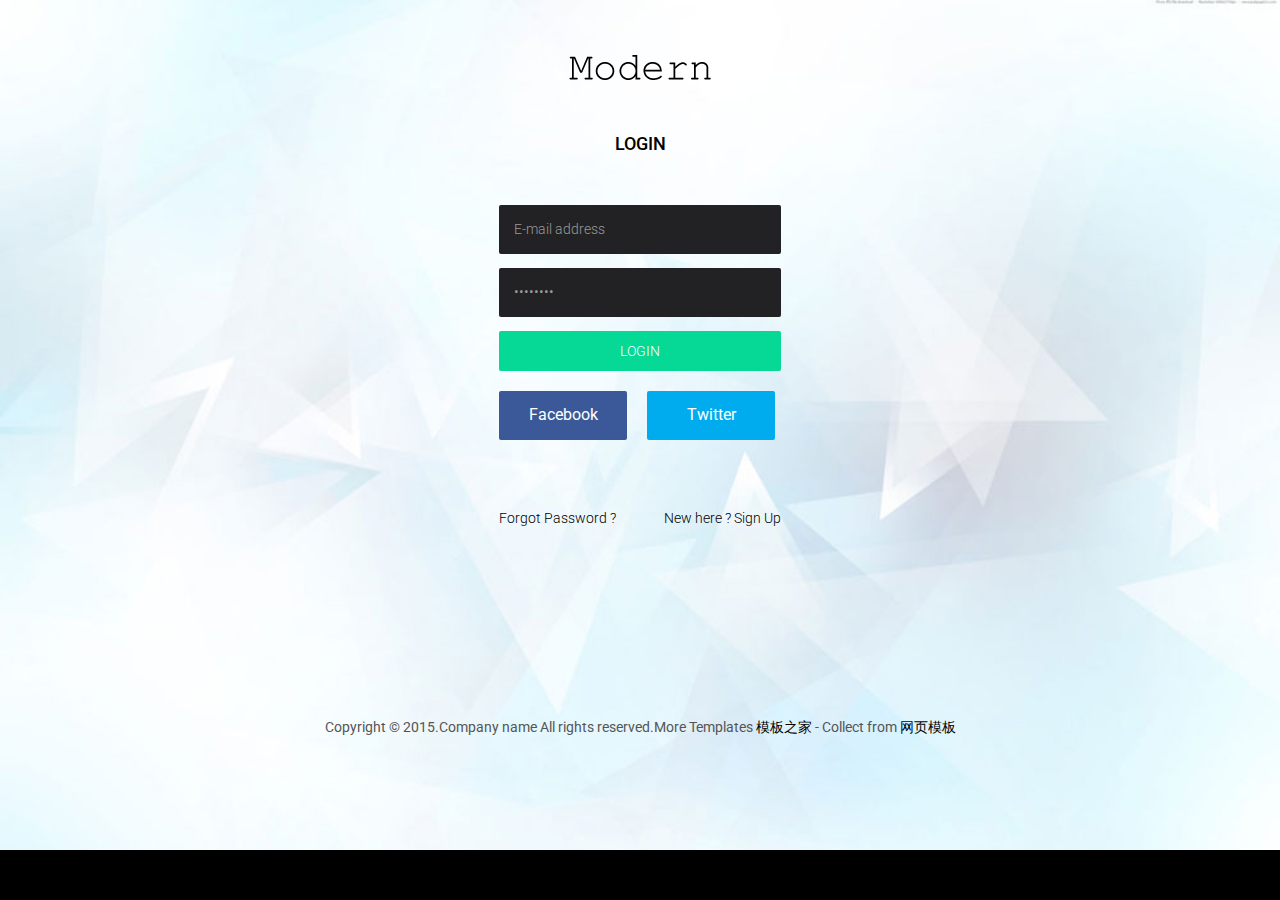
<file: front_end/login.html>
<!DOCTYPE HTML>
<html>
<head>
<title>Login</title>
<meta name="viewport" content="width=device-width, initial-scale=1">
<meta http-equiv="Content-Type" content="text/html; charset=utf-8" />
<meta name="keywords" content="Modern Responsive web template, Bootstrap Web Templates, Flat Web Templates, Andriod Compatible web template, 
Smartphone Compatible web template, free webdesigns for Nokia, Samsung, LG, SonyErricsson, Motorola web design" />
<script type="application/x-javascript"> addEventListener("load", function() { setTimeout(hideURLbar, 0); }, false); function hideURLbar(){ window.scrollTo(0,1); } </script>
 <!-- Bootstrap Core CSS -->
<link href="css/bootstrap.min.css" rel='stylesheet' type='text/css' />
<!-- Custom CSS -->
<link href="css/style.css" rel='stylesheet' type='text/css' />
<link href="css/font-awesome.css" rel="stylesheet"> 
<!-- jQuery -->
<script src="js/jquery.min.js"></script>
<!----webfonts--->
<link href='http://fonts.useso.com/css?family=Roboto:400,100,300,500,700,900' rel='stylesheet' type='text/css'>
<!---//webfonts--->  
<!-- Bootstrap Core JavaScript -->
<script src="js/bootstrap.min.js"></script>
</head>
<body id="login">
  <div class="login-logo">
    <a href="index.html"><img src="images/logo.png" alt=""/></a>
  </div>
  <h2 class="form-heading">login</h2>
  <div class="app-cam">
	  <form>
		<input type="text" class="text" value="E-mail address" onfocus="this.value = '';" onblur="if (this.value == '') {this.value = 'E-mail address';}">
		<input type="password" value="Password" onfocus="this.value = '';" onblur="if (this.value == '') {this.value = 'Password';}">
		<div class="submit"><input type="submit" onclick="myFunction()" value="Login"></div>
		<div class="login-social-link">
          <a href="index.html" class="facebook">
              Facebook
          </a>
          <a href="index.html" class="twitter">
              Twitter
          </a>
        </div>
		<ul class="new">
			<li class="new_left"><p><a href="#">Forgot Password ?</a></p></li>
			<li class="new_right"><p class="sign">New here ?<a href="register.html"> Sign Up</a></p></li>
			<div class="clearfix"></div>
		</ul>
	</form>
  </div>
   <div class="copy_layout login">
      <p>Copyright &copy; 2015.Company name All rights reserved.More Templates <a href="http://www.cssmoban.com/" target="_blank" title="模板之家">模板之家</a> - Collect from <a href="http://www.cssmoban.com/" title="网页模板" target="_blank">网页模板</a></p>
   </div>
</body>
</html>
</file>
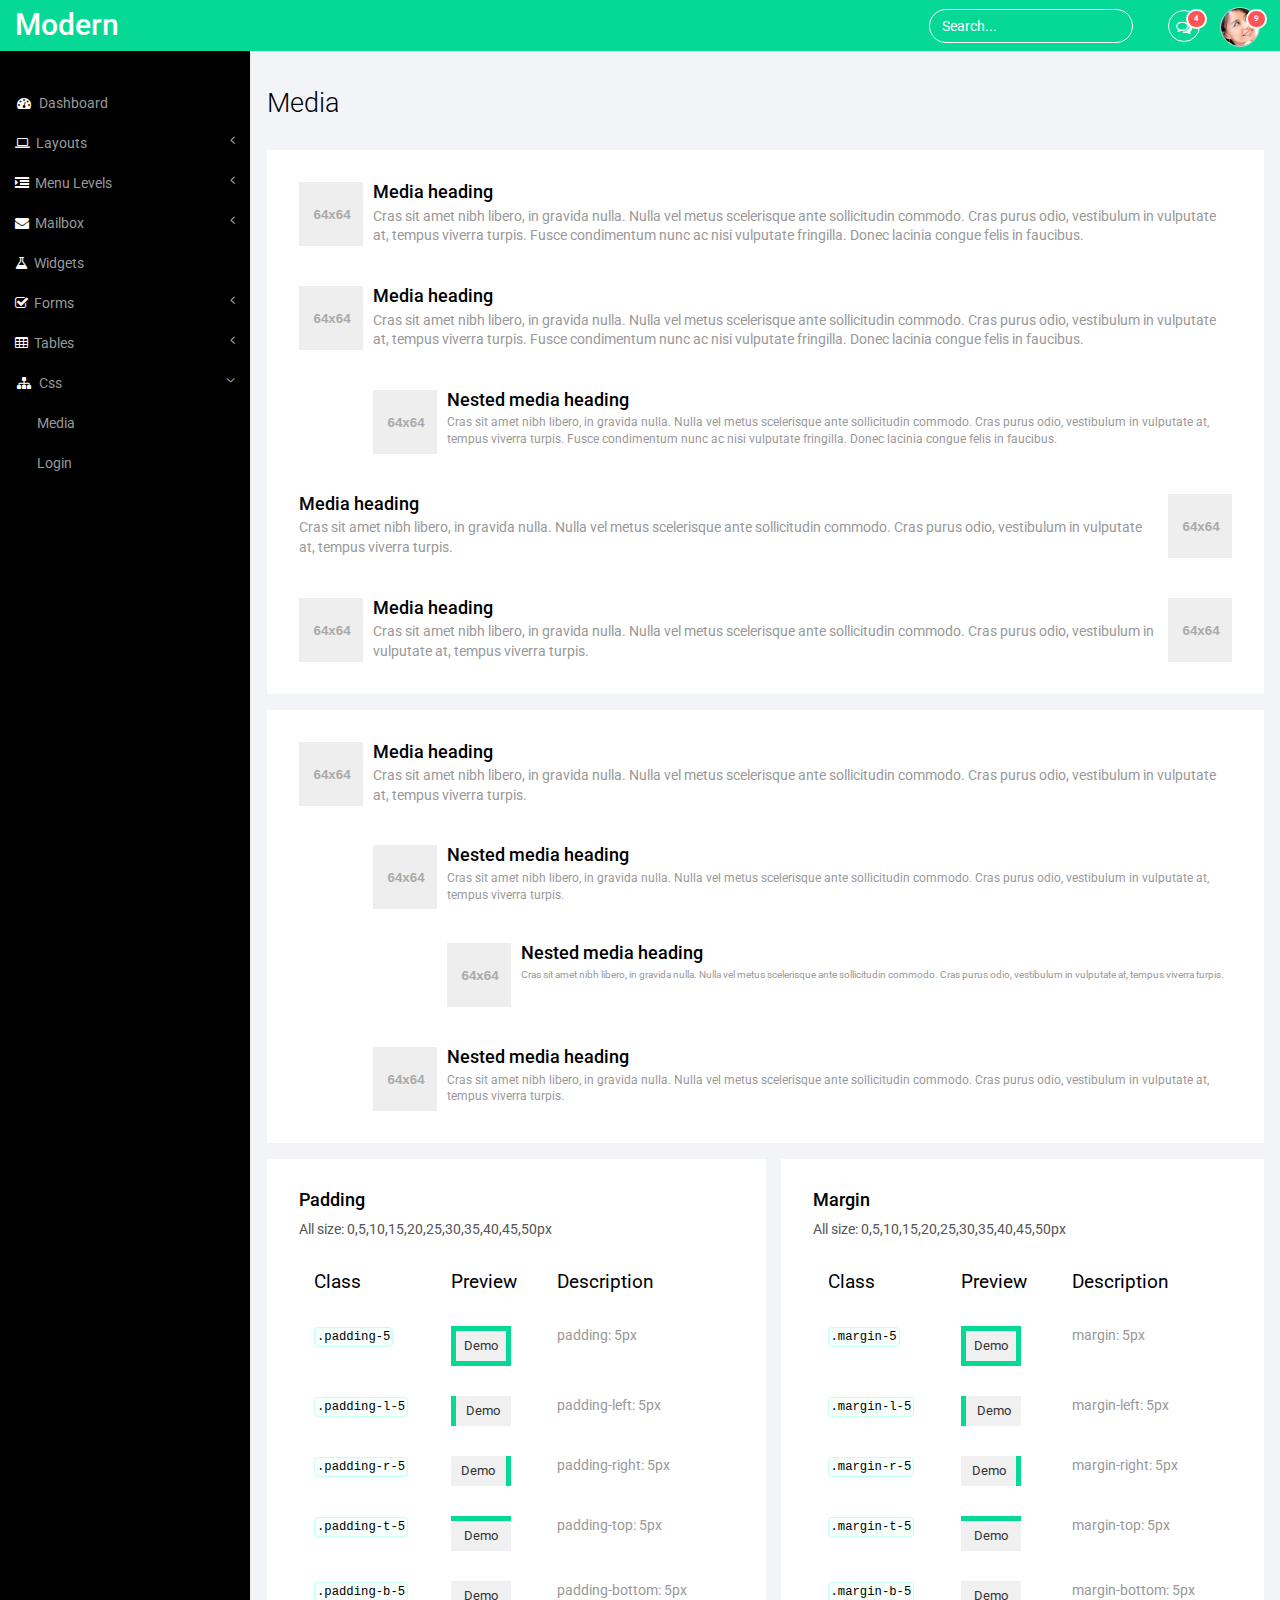
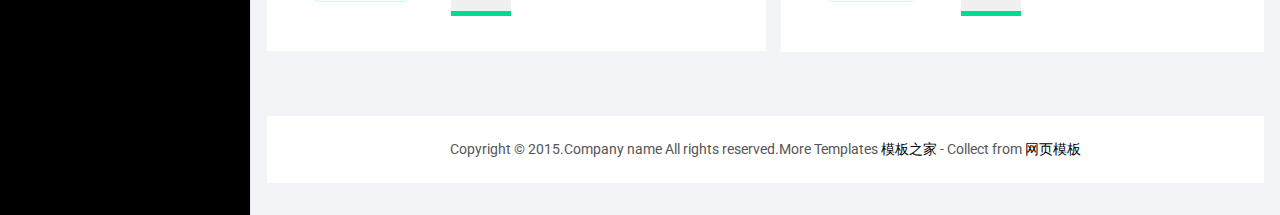
<file: front_end/media.html>
<!DOCTYPE HTML>
<html>
<head>
<title>Media</title>
<meta name="viewport" content="width=device-width, initial-scale=1">
<meta http-equiv="Content-Type" content="text/html; charset=utf-8" />
<meta name="keywords" content="Modern Responsive web template, Bootstrap Web Templates, Flat Web Templates, Andriod Compatible web template, 
Smartphone Compatible web template, free webdesigns for Nokia, Samsung, LG, SonyErricsson, Motorola web design" />
<script type="application/x-javascript"> addEventListener("load", function() { setTimeout(hideURLbar, 0); }, false); function hideURLbar(){ window.scrollTo(0,1); } </script>
 <!-- Bootstrap Core CSS -->
<link href="css/bootstrap.min.css" rel='stylesheet' type='text/css' />
<!-- Custom CSS -->
<link href="css/style.css" rel='stylesheet' type='text/css' />
<link href="css/font-awesome.css" rel="stylesheet"> 
<!-- jQuery -->
<script src="js/jquery.min.js"></script>
<!----webfonts--->
<link href='http://fonts.useso.com/css?family=Roboto:400,100,300,500,700,900' rel='stylesheet' type='text/css'>
<!---//webfonts--->  
<!-- Bootstrap Core JavaScript -->
<script src="js/bootstrap.min.js"></script>
</head>
<body>
<div id="wrapper">
     <!-- Navigation -->
        <nav class="top1 navbar navbar-default navbar-static-top" role="navigation" style="margin-bottom: 0">
            <div class="navbar-header">
                <button type="button" class="navbar-toggle" data-toggle="collapse" data-target=".navbar-collapse">
                    <span class="sr-only">Toggle navigation</span>
                    <span class="icon-bar"></span>
                    <span class="icon-bar"></span>
                    <span class="icon-bar"></span>
                </button>
                <a class="navbar-brand" href="index.html">Modern</a>
            </div>
            <!-- /.navbar-header -->
            <ul class="nav navbar-nav navbar-right">
				<li class="dropdown">
	        		<a href="#" class="dropdown-toggle" data-toggle="dropdown" aria-expanded="false"><i class="fa fa-comments-o"></i><span class="badge">4</span></a>
	        		<ul class="dropdown-menu">
						<li class="dropdown-menu-header">
							<strong>Messages</strong>
							<div class="progress thin">
							  <div class="progress-bar progress-bar-success" role="progressbar" aria-valuenow="40" aria-valuemin="0" aria-valuemax="100" style="width: 40%">
							    <span class="sr-only">40% Complete (success)</span>
							  </div>
							</div>
						</li>
						<li class="avatar">
							<a href="#">
								<img src="images/1.png" alt=""/>
								<div>New message</div>
								<small>1 minute ago</small>
								<span class="label label-info">NEW</span>
							</a>
						</li>
						<li class="avatar">
							<a href="#">
								<img src="images/2.png" alt=""/>
								<div>New message</div>
								<small>1 minute ago</small>
								<span class="label label-info">NEW</span>
							</a>
						</li>
						<li class="avatar">
							<a href="#">
								<img src="images/3.png" alt=""/>
								<div>New message</div>
								<small>1 minute ago</small>
							</a>
						</li>
						<li class="avatar">
							<a href="#">
								<img src="images/4.png" alt=""/>
								<div>New message</div>
								<small>1 minute ago</small>
							</a>
						</li>
						<li class="avatar">
							<a href="#">
								<img src="images/5.png" alt=""/>
								<div>New message</div>
								<small>1 minute ago</small>
							</a>
						</li>
						<li class="avatar">
							<a href="#">
								<img src="images/pic1.png" alt=""/>
								<div>New message</div>
								<small>1 minute ago</small>
							</a>
						</li>
						<li class="dropdown-menu-footer text-center">
							<a href="#">View all messages</a>
						</li>	
	        		</ul>
	      		</li>
			    <li class="dropdown">
	        		<a href="#" class="dropdown-toggle avatar" data-toggle="dropdown"><img src="images/1.png" alt=""/><span class="badge">9</span></a>
	        		<ul class="dropdown-menu">
						<li class="dropdown-menu-header text-center">
							<strong>Account</strong>
						</li>
						<li class="m_2"><a href="#"><i class="fa fa-bell-o"></i> Updates <span class="label label-info">42</span></a></li>
						<li class="m_2"><a href="#"><i class="fa fa-envelope-o"></i> Messages <span class="label label-success">42</span></a></li>
						<li class="m_2"><a href="#"><i class="fa fa-tasks"></i> Tasks <span class="label label-danger">42</span></a></li>
						<li><a href="#"><i class="fa fa-comments"></i> Comments <span class="label label-warning">42</span></a></li>
						<li class="dropdown-menu-header text-center">
							<strong>Settings</strong>
						</li>
						<li class="m_2"><a href="#"><i class="fa fa-user"></i> Profile</a></li>
						<li class="m_2"><a href="#"><i class="fa fa-wrench"></i> Settings</a></li>
						<li class="m_2"><a href="#"><i class="fa fa-usd"></i> Payments <span class="label label-default">42</span></a></li>
						<li class="m_2"><a href="#"><i class="fa fa-file"></i> Projects <span class="label label-primary">42</span></a></li>
						<li class="divider"></li>
						<li class="m_2"><a href="#"><i class="fa fa-shield"></i> Lock Profile</a></li>
						<li class="m_2"><a href="#"><i class="fa fa-lock"></i> Logout</a></li>	
	        		</ul>
	      		</li>
			</ul>
			<form class="navbar-form navbar-right">
              <input type="text" class="form-control" value="Search..." onfocus="this.value = '';" onblur="if (this.value == '') {this.value = 'Search...';}">
            </form>
            <div class="navbar-default sidebar" role="navigation">
                <div class="sidebar-nav navbar-collapse">
                    <ul class="nav" id="side-menu">
                        <li>
                            <a href="index.html"><i class="fa fa-dashboard fa-fw nav_icon"></i>Dashboard</a>
                        </li>
                        <li>
                            <a href="#"><i class="fa fa-laptop nav_icon"></i>Layouts<span class="fa arrow"></span></a>
                            <ul class="nav nav-second-level">
                                <li>
                                    <a href="grids.html">Grid System</a>
                                </li>
                            </ul>
                            <!-- /.nav-second-level -->
                        </li>
                        <li>
                            <a href="#"><i class="fa fa-indent nav_icon"></i>Menu Levels<span class="fa arrow"></span></a>
                            <ul class="nav nav-second-level">
                                <li>
                                    <a href="graphs.html">Graphs</a>
                                </li>
                                <li>
                                    <a href="typography.html">Typography</a>
                                </li>
                            </ul>
                            <!-- /.nav-second-level -->
                        </li>
                        <li>
                            <a href="#"><i class="fa fa-envelope nav_icon"></i>Mailbox<span class="fa arrow"></span></a>
                            <ul class="nav nav-second-level">
                                <li>
                                    <a href="inbox.html">Inbox</a>
                                </li>
                                <li>
                                    <a href="compose.html">Compose email</a>
                                </li>
                            </ul>
                            <!-- /.nav-second-level -->
                        </li>
                        <li>
                            <a href="widgets.html"><i class="fa fa-flask nav_icon"></i>Widgets</a>
                        </li>
                         <li>
                            <a href="#"><i class="fa fa-check-square-o nav_icon"></i>Forms<span class="fa arrow"></span></a>
                            <ul class="nav nav-second-level">
                                <li>
                                    <a href="forms.html">Basic Forms</a>
                                </li>
                                <li>
                                    <a href="validation.html">Validation</a>
                                </li>
                            </ul>
                            <!-- /.nav-second-level -->
                        </li>
                        <li>
                            <a href="#"><i class="fa fa-table nav_icon"></i>Tables<span class="fa arrow"></span></a>
                            <ul class="nav nav-second-level">
                                <li>
                                    <a href="basic_tables.html">Basic Tables</a>
                                </li>
                            </ul>
                            <!-- /.nav-second-level -->
                        </li>
                        <li>
                            <a href="#"><i class="fa fa-sitemap fa-fw nav_icon"></i>Css<span class="fa arrow"></span></a>
                            <ul class="nav nav-second-level">
                                <li>
                                    <a href="media.html">Media</a>
                                </li>
                                <li>
                                    <a href="login.html">Login</a>
                                </li>
                            </ul>
                            <!-- /.nav-second-level -->
                        </li>
                    </ul>
                </div>
                <!-- /.sidebar-collapse -->
            </div>
            <!-- /.navbar-static-side -->
        </nav>
        <div id="page-wrapper">
        <div class="graphs">
	   <div class="widget_head">Media</div>
		   <div class="bs-example5" data-example-id="default-media">
			<div class="media">
			  <div class="media-left">
			    <a href="#">
			      <img class="media-object" data-src="holder.js/64x64" alt="64x64" src="[data-uri]" data-holder-rendered="true" style="width: 64px; height: 64px;">
			    </a>
			  </div>
			  <div class="media-body">
			    <h4 class="media-heading">Media heading</h4>
			    Cras sit amet nibh libero, in gravida nulla. Nulla vel metus scelerisque ante sollicitudin commodo. Cras purus odio, vestibulum in vulputate at, tempus viverra turpis. Fusce condimentum nunc ac nisi vulputate fringilla. Donec lacinia congue felis in faucibus.
			  </div>
			  <div class="clearfix"> </div>
			</div>
			<div class="media">
			  <div class="media-left">
			    <a href="#">
			      <img class="media-object" data-src="holder.js/64x64" alt="64x64" src="[data-uri]" data-holder-rendered="true" style="width: 64px; height: 64px;">
			    </a>
			  </div>
			  <div class="media-body">
			    <h4 class="media-heading">Media heading</h4>
			    Cras sit amet nibh libero, in gravida nulla. Nulla vel metus scelerisque ante sollicitudin commodo. Cras purus odio, vestibulum in vulputate at, tempus viverra turpis. Fusce condimentum nunc ac nisi vulputate fringilla. Donec lacinia congue felis in faucibus.
			    <div class="media">
			      <div class="media-left">
			        <a href="#">
			          <img class="media-object" data-src="holder.js/64x64" alt="64x64" src="[data-uri]" data-holder-rendered="true" style="width: 64px; height: 64px;">
			        </a>
			      </div>
			      <div class="media-body">
			        <h4 class="media-heading">Nested media heading</h4>
			        Cras sit amet nibh libero, in gravida nulla. Nulla vel metus scelerisque ante sollicitudin commodo. Cras purus odio, vestibulum in vulputate at, tempus viverra turpis. Fusce condimentum nunc ac nisi vulputate fringilla. Donec lacinia congue felis in faucibus.
			      </div>
			    </div>
			  </div>
			</div>
			<div class="media">
			  <div class="media-body">
			    <h4 class="media-heading">Media heading</h4>
			    Cras sit amet nibh libero, in gravida nulla. Nulla vel metus scelerisque ante sollicitudin commodo. Cras purus odio, vestibulum in vulputate at, tempus viverra turpis.
			  </div>
			  <div class="media-right">
			    <a href="#">
			      <img class="media-object" data-src="holder.js/64x64" alt="64x64" src="[data-uri]" data-holder-rendered="true" style="width: 64px; height: 64px;">
			    </a>
			  </div>
			  <div class="clearfix"> </div>
			</div>
			<div class="media">
			  <div class="media-left">
			    <a href="#">
			      <img class="media-object" data-src="holder.js/64x64" alt="64x64" src="[data-uri]" data-holder-rendered="true" style="width: 64px; height: 64px;">
			    </a>
			  </div>
			  <div class="media-body">
			    <h4 class="media-heading">Media heading</h4>
			    Cras sit amet nibh libero, in gravida nulla. Nulla vel metus scelerisque ante sollicitudin commodo. Cras purus odio, vestibulum in vulputate at, tempus viverra turpis.
			  </div>
			  <div class="media-right">
			    <a href="#">
			      <img class="media-object" data-src="holder.js/64x64" alt="64x64" src="[data-uri]" data-holder-rendered="true" style="width: 64px; height: 64px;">
			    </a>
			  </div>
			</div>
			  </div>
			   <div class="bs-example5 example_6" data-example-id="media-list">
			<ul class="media-list">
			  <li class="media">
			    <div class="media-left">
			      <a href="#">
			        <img class="media-object" data-src="holder.js/64x64" alt="64x64" src="[data-uri]" data-holder-rendered="true" style="width: 64px; height: 64px;">
			      </a>
			    </div>
			    <div class="media-body">
			      <h4 class="media-heading">Media heading</h4>
			      <p>Cras sit amet nibh libero, in gravida nulla. Nulla vel metus scelerisque ante sollicitudin commodo. Cras purus odio, vestibulum in vulputate at, tempus viverra turpis.</p>
			      <!-- Nested media object -->
			      <div class="media">
			        <div class="media-left">
			          <a href="#">
			            <img class="media-object" data-src="holder.js/64x64" alt="64x64" src="[data-uri]" data-holder-rendered="true" style="width: 64px; height: 64px;">
			          </a>
			        </div>
			        <div class="media-body">
			          <h4 class="media-heading">Nested media heading</h4>
			          Cras sit amet nibh libero, in gravida nulla. Nulla vel metus scelerisque ante sollicitudin commodo. Cras purus odio, vestibulum in vulputate at, tempus viverra turpis.
			          <!-- Nested media object -->
			          <div class="media">
			            <div class="media-left">
			              <a href="#">
			                <img class="media-object" data-src="holder.js/64x64" alt="64x64" src="[data-uri]" data-holder-rendered="true" style="width: 64px; height: 64px;">
			              </a>
			            </div>
			            <div class="media-body">
			              <h4 class="media-heading">Nested media heading</h4>
			              Cras sit amet nibh libero, in gravida nulla. Nulla vel metus scelerisque ante sollicitudin commodo. Cras purus odio, vestibulum in vulputate at, tempus viverra turpis.
			            </div>
			          </div>
			        </div>
			      </div>
			      <!-- Nested media object -->
			      <div class="media">
			        <div class="media-left">
			          <a href="#">
			            <img class="media-object" data-src="holder.js/64x64" alt="64x64" src="[data-uri]" data-holder-rendered="true" style="width: 64px; height: 64px;">
			          </a>
			        </div>
			        <div class="media-body">
			          <h4 class="media-heading">Nested media heading</h4>
			          Cras sit amet nibh libero, in gravida nulla. Nulla vel metus scelerisque ante sollicitudin commodo. Cras purus odio, vestibulum in vulputate at, tempus viverra turpis.
			        </div>
			      </div>
			    </div>
			  </li>
			</ul>
			  </div>
	    <div class="media_1">
	      <div class="col-md-6 media_1-left">
           <div class="panel_2">
             <h3>Padding</h3>
             <p>All size: 0,5,10,15,20,25,30,35,40,45,50px</p>
              <table class="table table-hover">
                <thead>
                  <tr>
                    <td class="head">Class</td>
                    <td class="head">Preview</td>
                    <td class="head">Description</td>
                  </tr>
                </thead>
                <tbody>
                  <tr>
                    <td><code>.padding-5</code></td>
                    <td>
                      <div class="demolayout padding-5">
                        <div class="demobox">Demo</div>
                      </div>
                    </td>
                    <td>padding: 5px</td>
                  </tr>
                  <tr>
                    <td><code>.padding-l-5</code></td>
                    <td>
                      <div class="demolayout padding-l-5">
                        <div class="demobox">Demo</div>
                      </div>
                    </td>
                    <td>padding-left: 5px</td>
                  </tr>
                  <tr>
                    <td><code>.padding-r-5</code></td>
                    <td>
                      <div class="demolayout padding-r-5">
                        <div class="demobox">Demo</div>
                      </div>
                    </td>
                    <td>padding-right: 5px</td>
                  </tr>
                  <tr>
                    <td><code>.padding-t-5</code></td>
                    <td>
                      <div class="demolayout padding-t-5">
                        <div class="demobox">Demo</div>
                      </div>
                    </td>
                    <td>padding-top: 5px</td>
                  </tr>
                  <tr>
                    <td><code>.padding-b-5</code></td>
                    <td>
                      <div class="demolayout padding-b-5">
                        <div class="demobox">Demo</div>
                      </div>
                    </td>
                    <td>padding-bottom: 5px</td>
                  </tr>
                </tbody>
              </table>
           </div>
       </div>
       <div class="col-md-6 media_1-right">
           <div class="panel_2 panel_3">
             <h3>Margin</h3>
             <p>All size: 0,5,10,15,20,25,30,35,40,45,50px</p>
              <table class="table table-hover">
                <thead>
                  <tr>
                    <td class="head">Class</td>
                    <td class="head">Preview</td>
                    <td class="head">Description</td>
                  </tr>
                </thead>
                <tbody>
                  <tr>
                    <td><code>.margin-5</code></td>
                    <td>
                      <div class="demolayout padding-5">
                        <div class="demobox">Demo</div>
                      </div>
                    </td>
                    <td>margin: 5px</td>
                  </tr>
                  <tr>
                    <td><code>.margin-l-5</code></td>
                    <td>
                      <div class="demolayout padding-l-5">
                        <div class="demobox">Demo</div>
                      </div>
                    </td>
                    <td>margin-left: 5px</td>
                  </tr>
                  <tr>
                    <td><code>.margin-r-5</code></td>
                    <td>
                      <div class="demolayout padding-r-5">
                        <div class="demobox">Demo</div>
                      </div>
                    </td>
                    <td>margin-right: 5px</td>
                  </tr>
                  <tr>
                    <td><code>.margin-t-5</code></td>
                    <td>
                      <div class="demolayout padding-t-5">
                        <div class="demobox">Demo</div>
                      </div>
                    </td>
                    <td>margin-top: 5px</td>
                  </tr>
                  <tr>
                    <td><code>.margin-b-5</code></td>
                    <td>
                      <div class="demolayout padding-b-5">
                        <div class="demobox">Demo</div>
                      </div>
                    </td>
                    <td>margin-bottom: 5px</td>
                  </tr>
                </tbody>
              </table>
           </div>
       </div>
       <div class="clearfix"> </div>
	    </div>   
	    <div class="copy_layout">
         <p>Copyright &copy; 2015.Company name All rights reserved.More Templates <a href="http://www.cssmoban.com/" target="_blank" title="模板之家">模板之家</a> - Collect from <a href="http://www.cssmoban.com/" title="网页模板" target="_blank">网页模板</a></p>
        </div>	
    </div>
      </div>
      <!-- /#page-wrapper -->
   </div>
    <!-- /#wrapper -->
<!-- Nav CSS -->
<link href="css/custom.css" rel="stylesheet">
<!-- Metis Menu Plugin JavaScript -->
<script src="js/metisMenu.min.js"></script>
<script src="js/custom.js"></script>
</body>
</html>
</file>
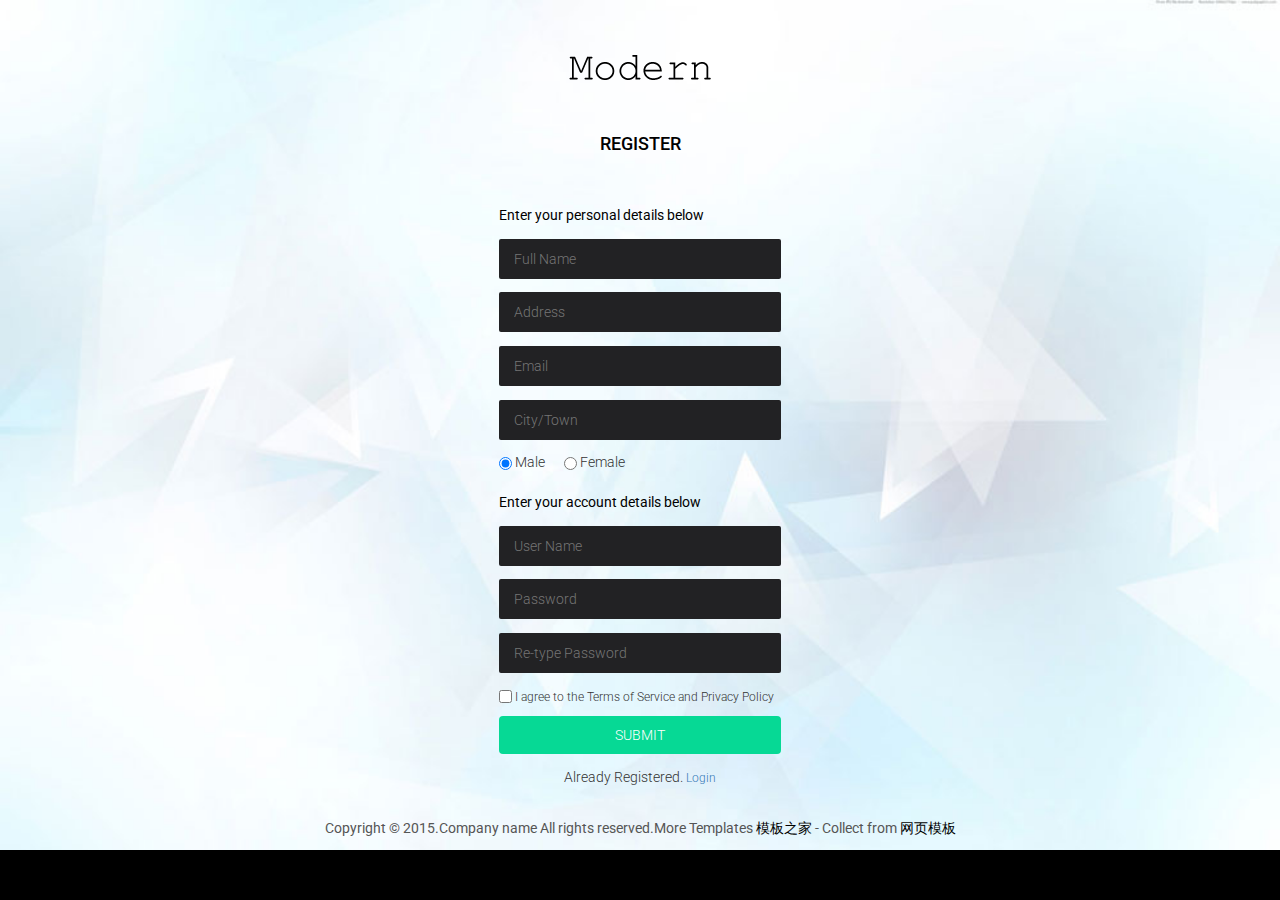
<file: front_end/register.html>
<!DOCTYPE HTML>
<html>
<head>
<title>Register</title>
<meta name="viewport" content="width=device-width, initial-scale=1">
<meta http-equiv="Content-Type" content="text/html; charset=utf-8" />
<meta name="keywords" content="Modern Responsive web template, Bootstrap Web Templates, Flat Web Templates, Andriod Compatible web template, 
Smartphone Compatible web template, free webdesigns for Nokia, Samsung, LG, SonyErricsson, Motorola web design" />
<script type="application/x-javascript"> addEventListener("load", function() { setTimeout(hideURLbar, 0); }, false); function hideURLbar(){ window.scrollTo(0,1); } </script>
 <!-- Bootstrap Core CSS -->
<link href="css/bootstrap.min.css" rel='stylesheet' type='text/css' />
<!-- Custom CSS -->
<link href="css/style.css" rel='stylesheet' type='text/css' />
<link href="css/font-awesome.css" rel="stylesheet"> 
<!-- jQuery -->
<script src="js/jquery.min.js"></script>
<!----webfonts--->
<link href='http://fonts.useso.com/css?family=Roboto:400,100,300,500,700,900' rel='stylesheet' type='text/css'>
<!---//webfonts--->  
<!-- Bootstrap Core JavaScript -->
<script src="js/bootstrap.min.js"></script>
</head>
<body id="login">
  <div class="login-logo">
    <a href="index.html"><img src="images/logo.png" alt=""/></a>
  </div>
  <h2 class="form-heading">Register</h2>
  <form class="form-signin app-cam" action="index.html">
      <p>Enter your personal details below</p>
      <input type="text" class="form-control1" placeholder="Full Name" autofocus="">
      <input type="text" class="form-control1" placeholder="Address" autofocus="">
      <input type="text" class="form-control1" placeholder="Email" autofocus="">
      <input type="text" class="form-control1" placeholder="City/Town" autofocus="">
      <div class="radios">
        <label for="radio-01" class="label_radio">
            <input type="radio" checked=""> Male
        </label>
        <label for="radio-02" class="label_radio">
            <input type="radio"> Female
        </label>
	  </div>
	  <p> Enter your account details below</p>
      <input type="text" class="form-control1" placeholder="User Name" autofocus="">
      <input type="password" class="form-control1" placeholder="Password">
      <input type="password" class="form-control1" placeholder="Re-type Password">
      <label class="checkbox-custom check-success">
          <input type="checkbox" value="agree this condition" id="checkbox1"> <label for="checkbox1">I agree to the Terms of Service and Privacy Policy</label>
      </label>
      <button class="btn btn-lg btn-success1 btn-block" type="submit">Submit</button>
      <div class="registration">
          Already Registered.
          <a class="" href="login.html">
              Login
          </a>
      </div>
  </form>
   <div class="copy_layout login register">
      <p>Copyright &copy; 2015.Company name All rights reserved.More Templates <a href="http://www.cssmoban.com/" target="_blank" title="模板之家">模板之家</a> - Collect from <a href="http://www.cssmoban.com/" title="网页模板" target="_blank">网页模板</a></p>
   </div>
</body>
</html>
</file>
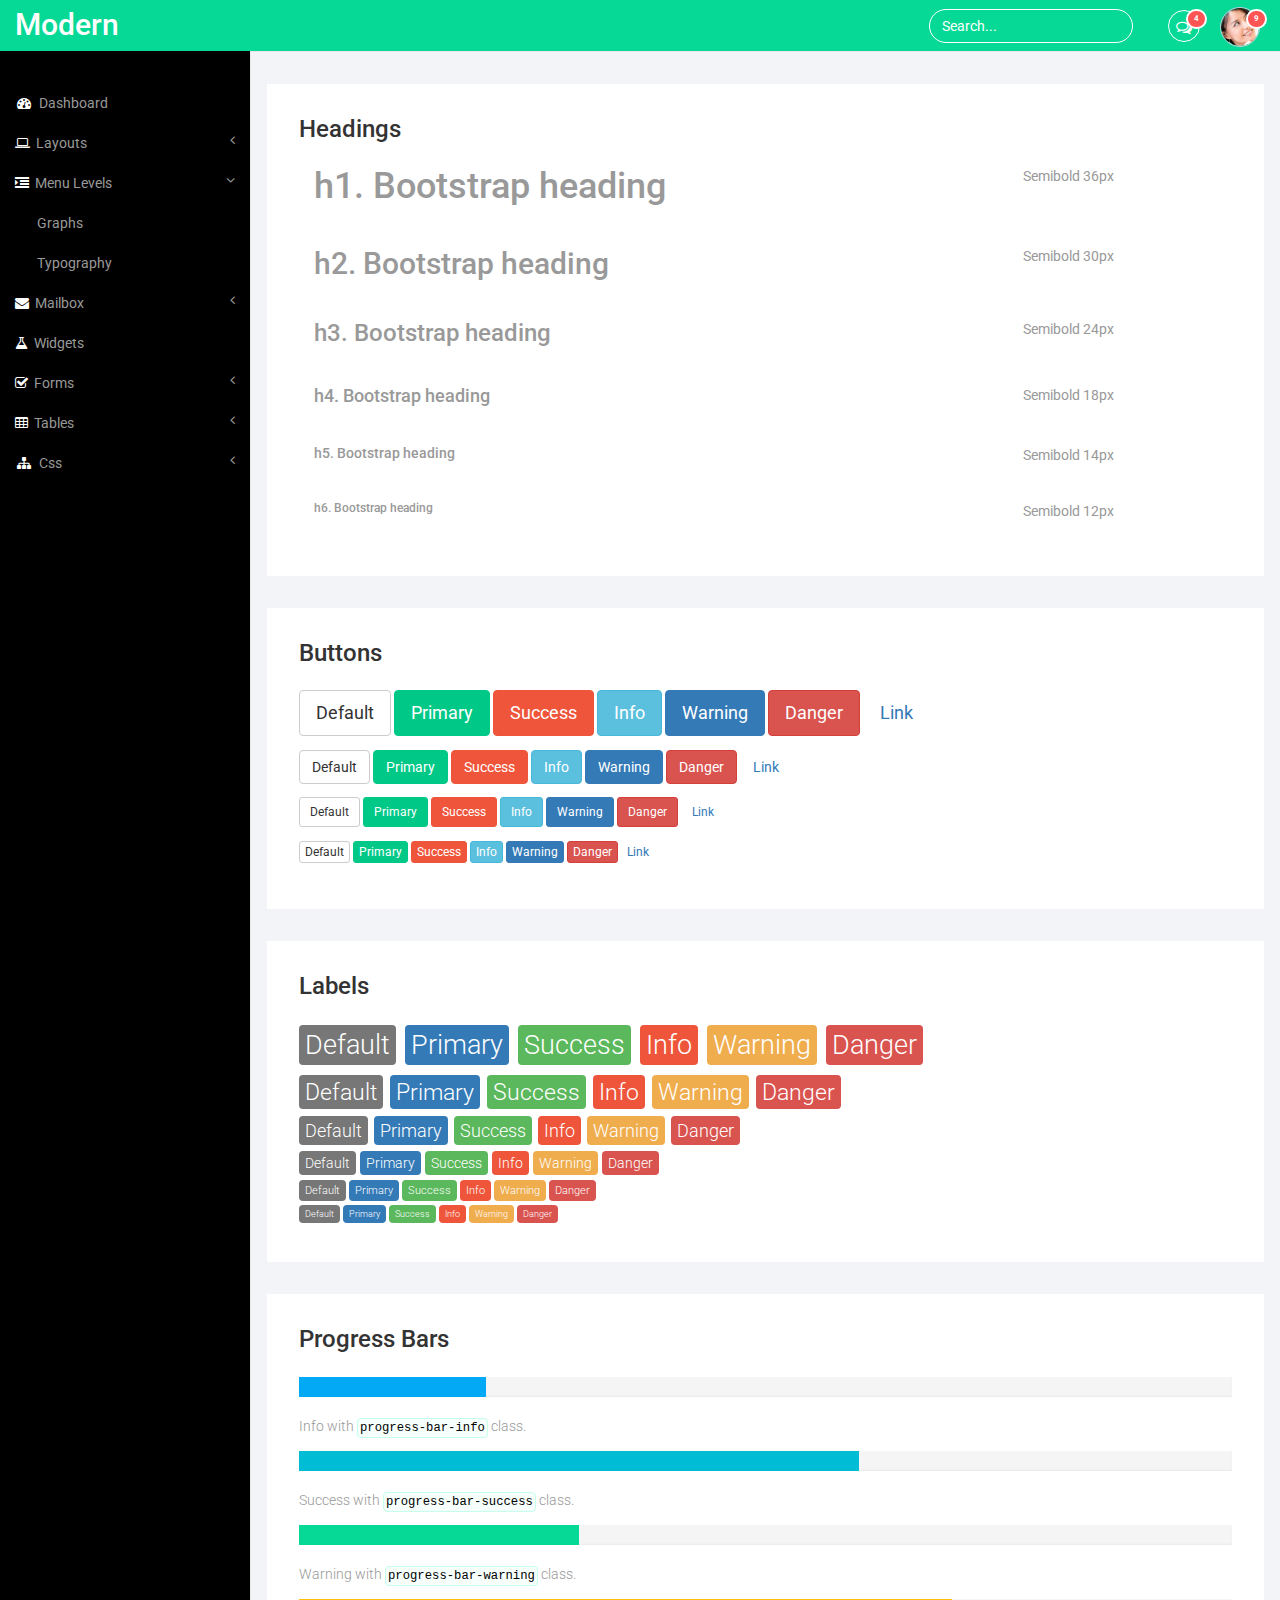
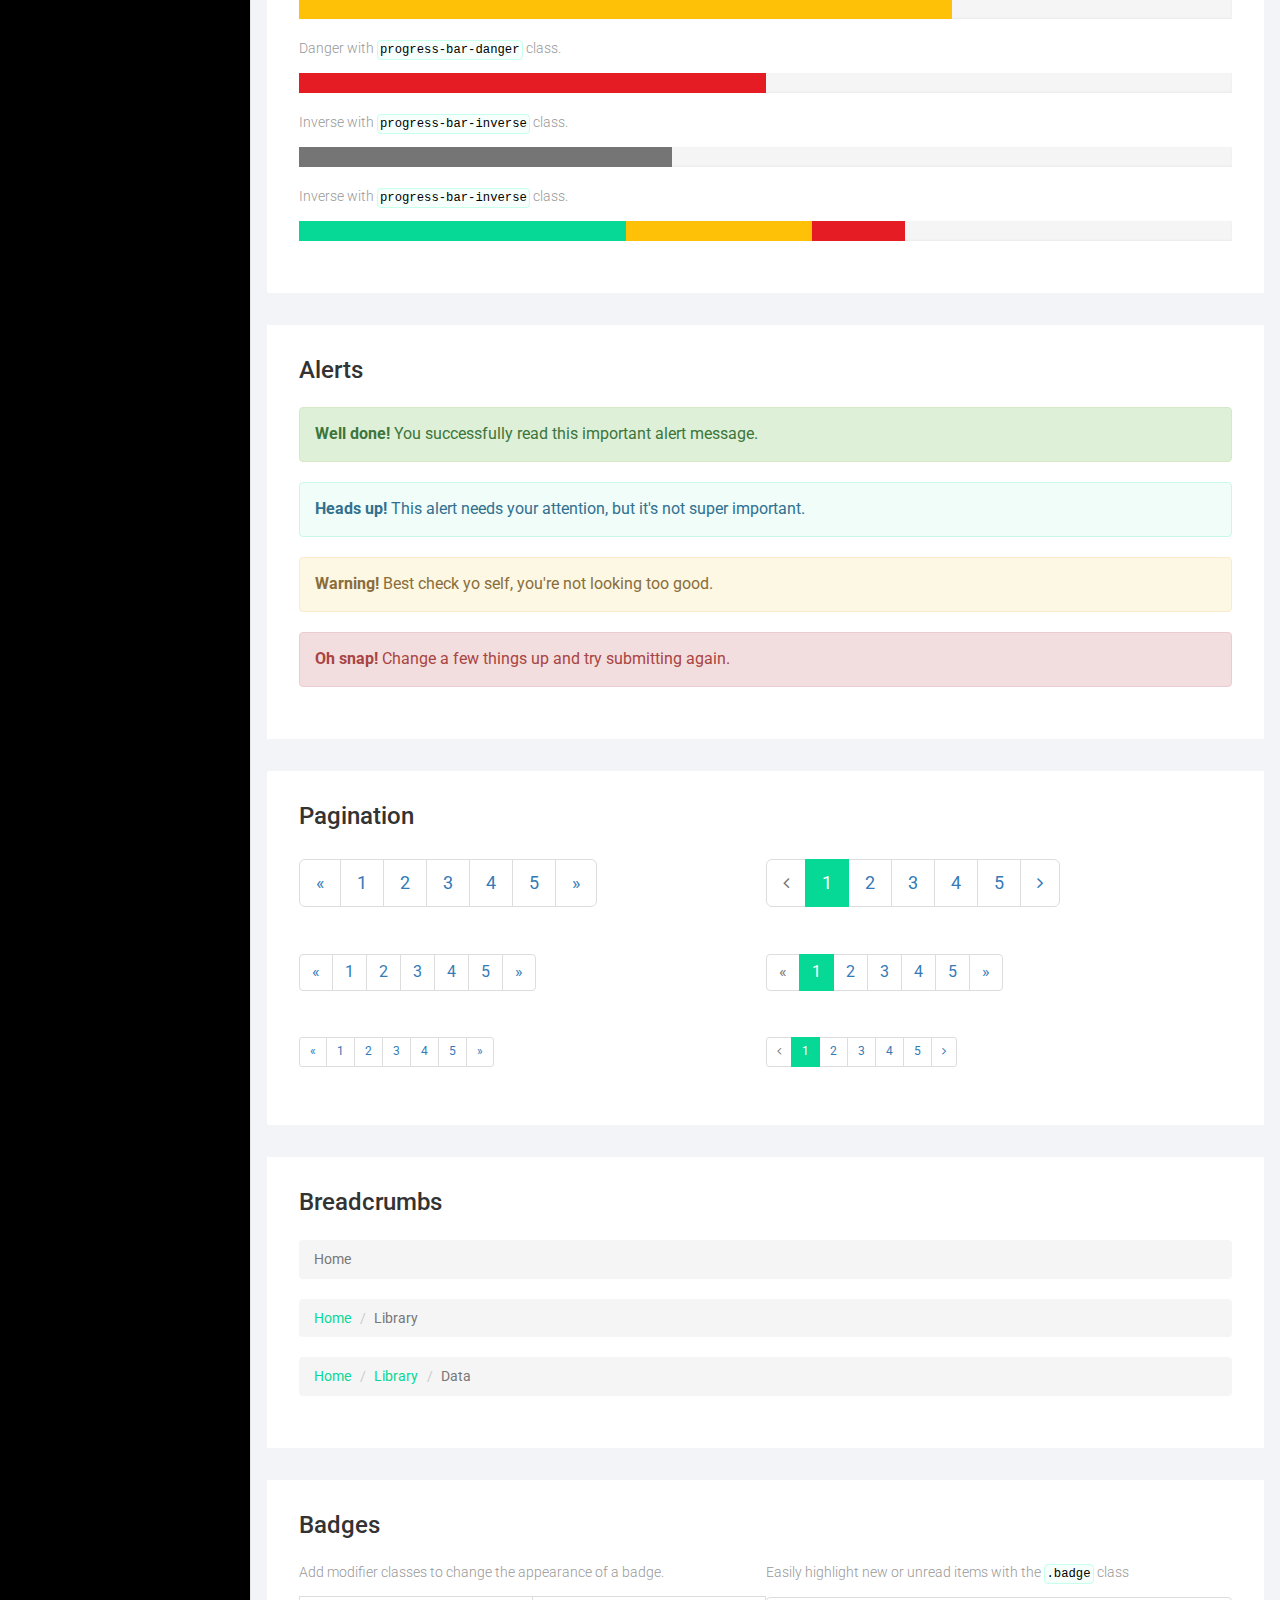
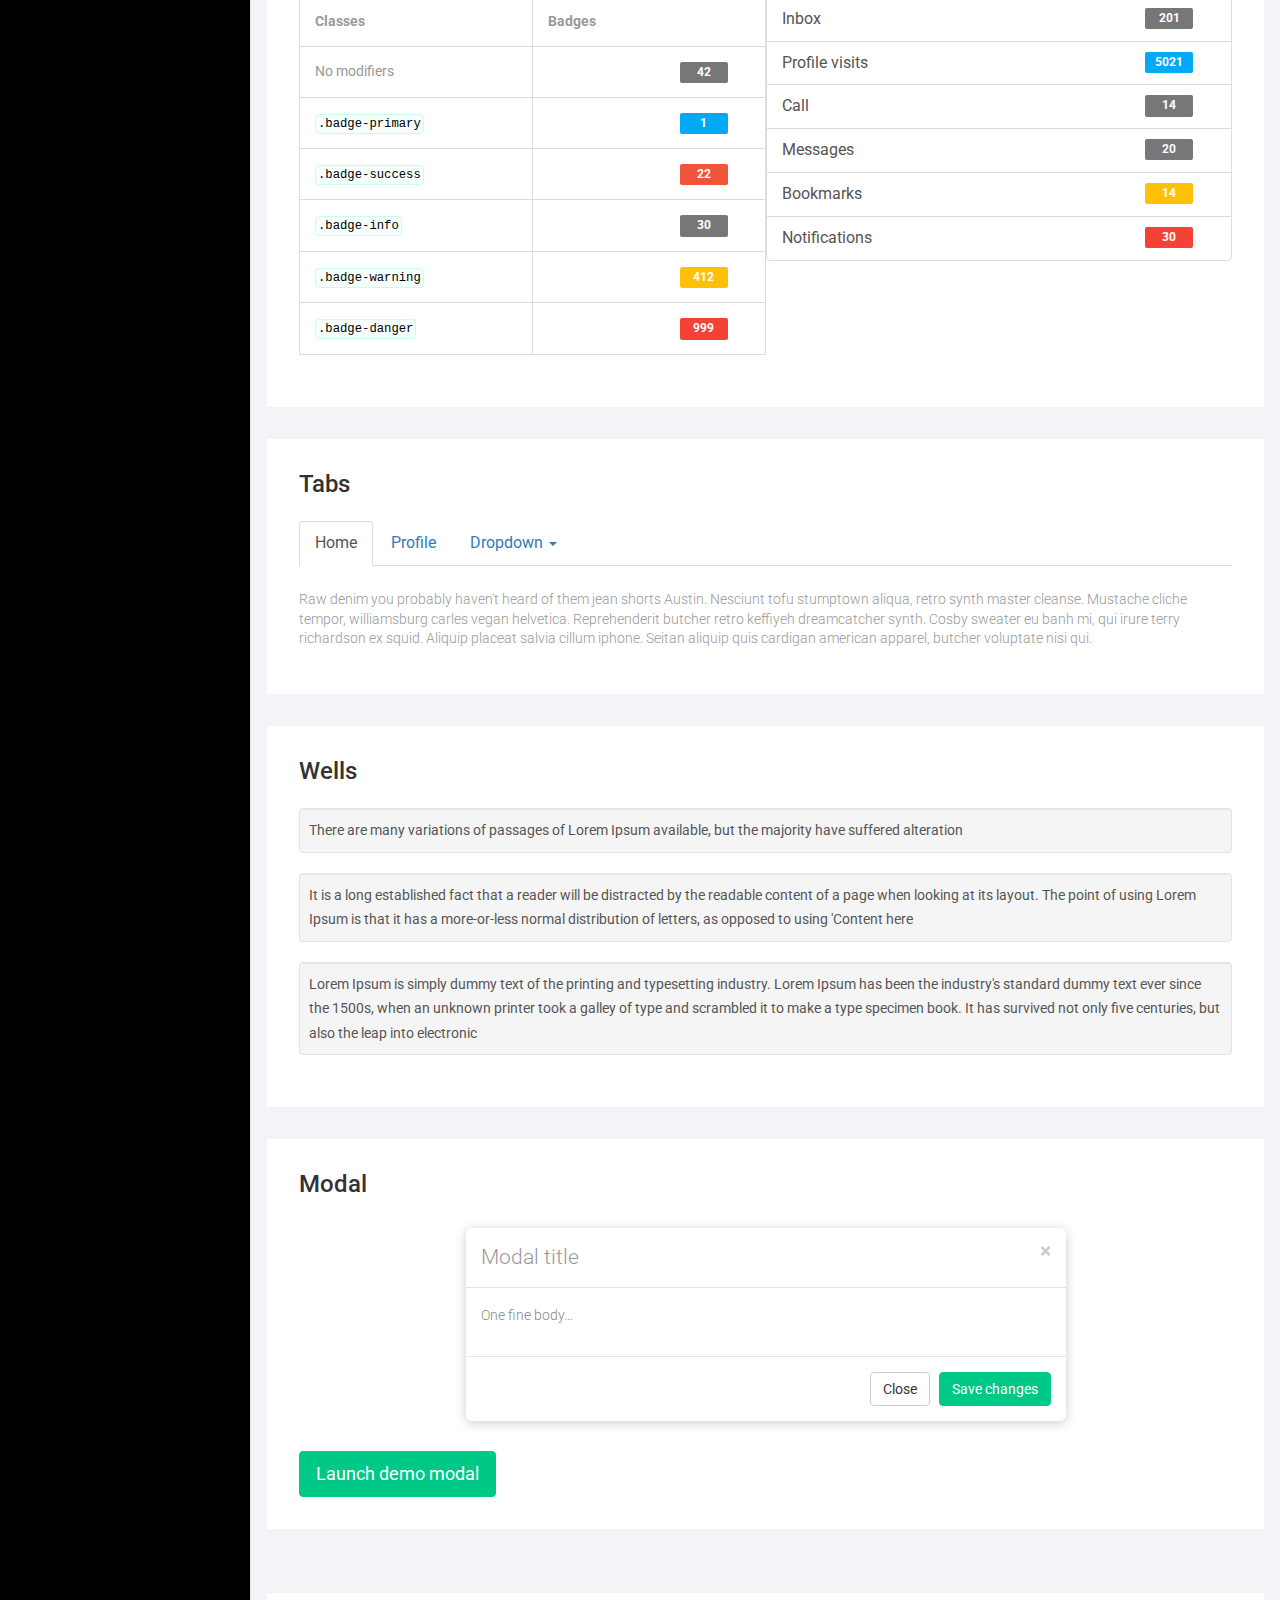
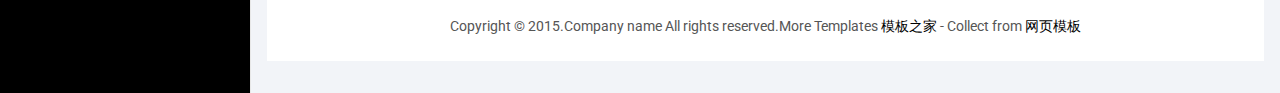
<file: front_end/typography.html>
<!DOCTYPE HTML>
<html>
<head>
<title>Typography</title>
<meta name="viewport" content="width=device-width, initial-scale=1">
<meta http-equiv="Content-Type" content="text/html; charset=utf-8" />
<meta name="keywords" content="Modern Responsive web template, Bootstrap Web Templates, Flat Web Templates, Andriod Compatible web template, 
Smartphone Compatible web template, free webdesigns for Nokia, Samsung, LG, SonyErricsson, Motorola web design" />
<script type="application/x-javascript"> addEventListener("load", function() { setTimeout(hideURLbar, 0); }, false); function hideURLbar(){ window.scrollTo(0,1); } </script>
 <!-- Bootstrap Core CSS -->
<link href="css/bootstrap.min.css" rel='stylesheet' type='text/css' />
<!-- Custom CSS -->
<link href="css/style.css" rel='stylesheet' type='text/css' />
<link href="css/font-awesome.css" rel="stylesheet"> 
<!-- jQuery -->
<script src="js/jquery.min.js"></script>
<!----webfonts--->
<link href='http://fonts.useso.com/css?family=Roboto:400,100,300,500,700,900' rel='stylesheet' type='text/css'>
<!---//webfonts--->  
<!-- Bootstrap Core JavaScript -->
<script src="js/bootstrap.min.js"></script>
</head>
<body>
<div id="wrapper">
     <!-- Navigation -->
        <nav class="top1 navbar navbar-default navbar-static-top" role="navigation" style="margin-bottom: 0">
            <div class="navbar-header">
                <button type="button" class="navbar-toggle" data-toggle="collapse" data-target=".navbar-collapse">
                    <span class="sr-only">Toggle navigation</span>
                    <span class="icon-bar"></span>
                    <span class="icon-bar"></span>
                    <span class="icon-bar"></span>
                </button>
                <a class="navbar-brand" href="index.html">Modern</a>
            </div>
            <!-- /.navbar-header -->
            <ul class="nav navbar-nav navbar-right">
				<li class="dropdown">
	        		<a href="#" class="dropdown-toggle" data-toggle="dropdown" aria-expanded="false"><i class="fa fa-comments-o"></i><span class="badge">4</span></a>
	        		<ul class="dropdown-menu">
						<li class="dropdown-menu-header">
							<strong>Messages</strong>
							<div class="progress thin">
							  <div class="progress-bar progress-bar-success" role="progressbar" aria-valuenow="40" aria-valuemin="0" aria-valuemax="100" style="width: 40%">
							    <span class="sr-only">40% Complete (success)</span>
							  </div>
							</div>
						</li>
						<li class="avatar">
							<a href="#">
								<img src="images/1.png" alt=""/>
								<div>New message</div>
								<small>1 minute ago</small>
								<span class="label label-info">NEW</span>
							</a>
						</li>
						<li class="avatar">
							<a href="#">
								<img src="images/2.png" alt=""/>
								<div>New message</div>
								<small>1 minute ago</small>
								<span class="label label-info">NEW</span>
							</a>
						</li>
						<li class="avatar">
							<a href="#">
								<img src="images/3.png" alt=""/>
								<div>New message</div>
								<small>1 minute ago</small>
							</a>
						</li>
						<li class="avatar">
							<a href="#">
								<img src="images/4.png" alt=""/>
								<div>New message</div>
								<small>1 minute ago</small>
							</a>
						</li>
						<li class="avatar">
							<a href="#">
								<img src="images/5.png" alt=""/>
								<div>New message</div>
								<small>1 minute ago</small>
							</a>
						</li>
						<li class="avatar">
							<a href="#">
								<img src="images/pic1.png" alt=""/>
								<div>New message</div>
								<small>1 minute ago</small>
							</a>
						</li>
						<li class="dropdown-menu-footer text-center">
							<a href="#">View all messages</a>
						</li>	
	        		</ul>
	      		</li>
			    <li class="dropdown">
	        		<a href="#" class="dropdown-toggle avatar" data-toggle="dropdown"><img src="images/1.png" alt=""/><span class="badge">9</span></a>
	        		<ul class="dropdown-menu">
						<li class="dropdown-menu-header text-center">
							<strong>Account</strong>
						</li>
						<li class="m_2"><a href="#"><i class="fa fa-bell-o"></i> Updates <span class="label label-info">42</span></a></li>
						<li class="m_2"><a href="#"><i class="fa fa-envelope-o"></i> Messages <span class="label label-success">42</span></a></li>
						<li class="m_2"><a href="#"><i class="fa fa-tasks"></i> Tasks <span class="label label-danger">42</span></a></li>
						<li><a href="#"><i class="fa fa-comments"></i> Comments <span class="label label-warning">42</span></a></li>
						<li class="dropdown-menu-header text-center">
							<strong>Settings</strong>
						</li>
						<li class="m_2"><a href="#"><i class="fa fa-user"></i> Profile</a></li>
						<li class="m_2"><a href="#"><i class="fa fa-wrench"></i> Settings</a></li>
						<li class="m_2"><a href="#"><i class="fa fa-usd"></i> Payments <span class="label label-default">42</span></a></li>
						<li class="m_2"><a href="#"><i class="fa fa-file"></i> Projects <span class="label label-primary">42</span></a></li>
						<li class="divider"></li>
						<li class="m_2"><a href="#"><i class="fa fa-shield"></i> Lock Profile</a></li>
						<li class="m_2"><a href="#"><i class="fa fa-lock"></i> Logout</a></li>	
	        		</ul>
	      		</li>
			</ul>
			<form class="navbar-form navbar-right">
              <input type="text" class="form-control" value="Search..." onfocus="this.value = '';" onblur="if (this.value == '') {this.value = 'Search...';}">
            </form>
            <div class="navbar-default sidebar" role="navigation">
                <div class="sidebar-nav navbar-collapse">
                    <ul class="nav" id="side-menu">
                        <li>
                            <a href="index.html"><i class="fa fa-dashboard fa-fw nav_icon"></i>Dashboard</a>
                        </li>
                        <li>
                            <a href="#"><i class="fa fa-laptop nav_icon"></i>Layouts<span class="fa arrow"></span></a>
                            <ul class="nav nav-second-level">
                                <li>
                                    <a href="grids.html">Grid System</a>
                                </li>
                            </ul>
                            <!-- /.nav-second-level -->
                        </li>
                        <li>
                            <a href="#"><i class="fa fa-indent nav_icon"></i>Menu Levels<span class="fa arrow"></span></a>
                            <ul class="nav nav-second-level">
                                <li>
                                    <a href="graphs.html">Graphs</a>
                                </li>
                                <li>
                                    <a href="typography.html">Typography</a>
                                </li>
                            </ul>
                            <!-- /.nav-second-level -->
                        </li>
                        <li>
                            <a href="#"><i class="fa fa-envelope nav_icon"></i>Mailbox<span class="fa arrow"></span></a>
                            <ul class="nav nav-second-level">
                                <li>
                                    <a href="inbox.html">Inbox</a>
                                </li>
                                <li>
                                    <a href="compose.html">Compose email</a>
                                </li>
                            </ul>
                            <!-- /.nav-second-level -->
                        </li>
                        <li>
                            <a href="widgets.html"><i class="fa fa-flask nav_icon"></i>Widgets</a>
                        </li>
                         <li>
                            <a href="#"><i class="fa fa-check-square-o nav_icon"></i>Forms<span class="fa arrow"></span></a>
                            <ul class="nav nav-second-level">
                                <li>
                                    <a href="forms.html">Basic Forms</a>
                                </li>
                                <li>
                                    <a href="validation.html">Validation</a>
                                </li>
                            </ul>
                            <!-- /.nav-second-level -->
                        </li>
                        <li>
                            <a href="#"><i class="fa fa-table nav_icon"></i>Tables<span class="fa arrow"></span></a>
                            <ul class="nav nav-second-level">
                                <li>
                                    <a href="basic_tables.html">Basic Tables</a>
                                </li>
                            </ul>
                            <!-- /.nav-second-level -->
                        </li>
                        <li>
                            <a href="#"><i class="fa fa-sitemap fa-fw nav_icon"></i>Css<span class="fa arrow"></span></a>
                            <ul class="nav nav-second-level">
                                <li>
                                    <a href="media.html">Media</a>
                                </li>
                                <li>
                                    <a href="login.html">Login</a>
                                </li>
                            </ul>
                            <!-- /.nav-second-level -->
                        </li>
                    </ul>
                </div>
                <!-- /.sidebar-collapse -->
            </div>
            <!-- /.navbar-static-side -->
        </nav>
        <div id="page-wrapper">
        <div class="graphs">
  <div class="grid_3 grid_4">
  <h3>Headings</h3>
  <div class="bs-example">
    <table class="table">
      <tbody>
        <tr>
          <td><h1 id="h1">h1. Bootstrap heading<a class="anchorjs-link" href="#h1.-bootstrap-heading"><span class="anchorjs-icon"></span></a></h1></td>
          <td class="type-info">Semibold 36px</td>
        </tr>
        <tr>
          <td><h2 id="h2">h2. Bootstrap heading<a class="anchorjs-link" href="#h2.-bootstrap-heading"><span class="anchorjs-icon"></span></a></h2></td>
          <td class="type-info">Semibold 30px</td>
        </tr>
        <tr>
          <td><h3 id="h3">h3. Bootstrap heading<a class="anchorjs-link" href="#h3.-bootstrap-heading"><span class="anchorjs-icon"></span></a></h3></td>
          <td class="type-info">Semibold 24px</td>
        </tr>
        <tr>
          <td><h4 id="h4">h4. Bootstrap heading<a class="anchorjs-link" href="#h4.-bootstrap-heading"><span class="anchorjs-icon"></span></a></h4></td>
          <td class="type-info">Semibold 18px</td>
        </tr>
        <tr>
          <td><h5 id="h5.-bootstrap-heading">h5. Bootstrap heading<a class="anchorjs-link" href="#h5.-bootstrap-heading"><span class="anchorjs-icon"></span></a></h5></td>
          <td class="type-info">Semibold 14px</td>
        </tr>
        <tr>
          <td><h6>h6. Bootstrap heading</h6></td>
          <td class="type-info">Semibold 12px</td>
        </tr>
      </tbody>
    </table>
    </div>
  </div>
  <div class="grid_3 grid_5">
  	<h3>Buttons</h3>
  	 <div class="but_list">
      <p>
        <button type="button" class="btn btn_5 btn-lg btn-default">Default</button>
        <button type="button" class="btn btn_5 btn-lg btn-primary">Primary</button>
        <button type="button" class="btn btn_5 btn-lg btn-success warning_1">Success</button>
        <button type="button" class="btn btn_5 btn-lg btn-info">Info</button>
        <button type="button" class="btn btn_5 btn-lg btn-warning warning_11">Warning</button>
        <button type="button" class="btn btn_5 btn-lg btn-danger">Danger</button>
        <button type="button" class="btn btn_5 btn-lg btn-link">Link</button>
      </p>
      <p>
        <button type="button" class="btn btn-default">Default</button>
        <button type="button" class="btn btn-primary">Primary</button>
        <button type="button" class="btn btn-success warning_2">Success</button>
        <button type="button" class="btn btn-info">Info</button>
        <button type="button" class="btn btn-warning warning_22">Warning</button>
        <button type="button" class="btn btn-danger">Danger</button>
        <button type="button" class="btn btn-link">Link</button>
      </p>
      <p>
        <button type="button" class="btn btn-sm btn-default">Default</button>
        <button type="button" class="btn btn-sm btn-primary">Primary</button>
        <button type="button" class="btn btn-sm btn-success warning_3">Success</button>
        <button type="button" class="btn btn-sm btn-info">Info</button>
        <button type="button" class="btn btn-sm btn-warning warning_33">Warning</button>
        <button type="button" class="btn btn-sm btn-danger">Danger</button>
        <button type="button" class="btn btn-sm btn-link">Link</button>
      </p>
      <p>
        <button type="button" class="btn btn-xs btn-default">Default</button>
        <button type="button" class="btn btn-xs btn-primary">Primary</button>
        <button type="button" class="btn btn-xs btn-success warning_4">Success</button>
        <button type="button" class="btn btn-xs btn-info">Info</button>
        <button type="button" class="btn btn-xs btn-warning warning_44">Warning</button>
        <button type="button" class="btn btn-xs btn-danger">Danger</button>
        <button type="button" class="btn btn-xs btn-link">Link</button>
      </p>
    </div>
  </div>
  <div class="grid_3 grid_5">
  	<h3>Labels</h3>
     <div class="but_list">
      <h1>
        <span class="label btn_6 label-default">Default</span>
        <span class="label btn_6 label-primary">Primary</span>
        <span class="label btn_6 label-success">Success</span>
        <span class="label btn_6 label-info">Info</span>
        <span class="label btn_6 label-warning">Warning</span>
        <span class="label btn_6 label-danger">Danger</span>
      </h1>
      <h2>
        <span class="label btn_7 label-default">Default</span>
        <span class="label btn_7 label-primary">Primary</span>
        <span class="label btn_7 label-success">Success</span>
        <span class="label btn_7 label-info">Info</span>
        <span class="label btn_7 label-warning">Warning</span>
        <span class="label btn_7 label-danger">Danger</span>
      </h2>
      <h3>
        <span class="label label-default">Default</span>
        <span class="label label-primary">Primary</span>
        <span class="label label-success">Success</span>
        <span class="label label-info">Info</span>
        <span class="label label-warning">Warning</span>
        <span class="label label-danger">Danger</span>
      </h3>
      <h4>
        <span class="label label-default">Default</span>
        <span class="label label-primary">Primary</span>
        <span class="label label-success">Success</span>
        <span class="label label-info">Info</span>
        <span class="label label-warning">Warning</span>
        <span class="label label-danger">Danger</span>
      </h4>
      <h5>
        <span class="label label-default">Default</span>
        <span class="label label-primary">Primary</span>
        <span class="label label-success">Success</span>
        <span class="label label-info">Info</span>
        <span class="label label-warning">Warning</span>
        <span class="label label-danger">Danger</span>
      </h5>
      <h6>
        <span class="label label-default">Default</span>
        <span class="label label-primary">Primary</span>
        <span class="label label-success">Success</span>
        <span class="label label-info">Info</span>
        <span class="label label-warning">Warning</span>
        <span class="label label-danger">Danger</span>
      </h6>
     </div>
   </div>
   <div class="grid_3 grid_5">
     <h3>Progress Bars</h3>
         <div class="tab-content">
              <div class="tab-pane active" id="domprogress">
                  <div class="progress">    
                    <div class="progress-bar progress-bar-primary" style="width: 20%"></div>
                  </div>
                  <p>Info with <code>progress-bar-info</code> class.</p>
                  <div class="progress">    
                    <div class="progress-bar progress-bar-info" style="width: 60%"></div>
                  </div>
                  <p>Success with <code>progress-bar-success</code> class.</p>
                  <div class="progress">
                    <div class="progress-bar progress-bar-success" style="width: 30%"></div>
                  </div>
                  <p>Warning with <code>progress-bar-warning</code> class.</p>
                  <div class="progress">
                    <div class="progress-bar progress-bar-warning" style="width: 70%"></div>
                  </div>
                  <p>Danger with <code>progress-bar-danger</code> class.</p>
                  <div class="progress">
                    <div class="progress-bar progress-bar-danger" style="width: 50%"></div>
                  </div>
                  <p>Inverse with <code>progress-bar-inverse</code> class.</p>
                  <div class="progress">
                    <div class="progress-bar progress-bar-inverse" style="width: 40%"></div>
                  </div>
                   <p>Inverse with <code>progress-bar-inverse</code> class.</p>
                  <div class="progress">
                    <div class="progress-bar progress-bar-success" style="width: 35%"><span class="sr-only">35% Complete (success)</span></div>
                    <div class="progress-bar progress-bar-warning" style="width: 20%"><span class="sr-only">20% Complete (warning)</span></div>
                    <div class="progress-bar progress-bar-danger" style="width: 10%"><span class="sr-only">10% Complete (danger)</span></div>
                  </div>
            </div>
       </div>
   </div>
   <div class="grid_3 grid_5">
     <h3>Alerts</h3>
     <div class="but_list">
       <div class="alert alert-success" role="alert">
        <strong>Well done!</strong> You successfully read this important alert message.
       </div>
       <div class="alert alert-info" role="alert">
        <strong>Heads up!</strong> This alert needs your attention, but it's not super important.
       </div>
       <div class="alert alert-warning" role="alert">
        <strong>Warning!</strong> Best check yo self, you're not looking too good.
       </div>
       <div class="alert alert-danger" role="alert">
        <strong>Oh snap!</strong> Change a few things up and try submitting again.
       </div>
     </div>
   </div>
   <div class="grid_3 grid_5">
     <h3>Pagination</h3>
     <div class="col-md-6 page_1">
      <nav>
      <ul class="pagination pagination-lg">
        <li><a href="#" aria-label="Previous"><span aria-hidden="true">«</span></a></li>
        <li><a href="#">1</a></li>
        <li><a href="#">2</a></li>
        <li><a href="#">3</a></li>
        <li><a href="#">4</a></li>
        <li><a href="#">5</a></li>
        <li><a href="#" aria-label="Next"><span aria-hidden="true">»</span></a></li>
      </ul>
      </nav>
      <nav>
      <ul class="pagination">
        <li><a href="#" aria-label="Previous"><span aria-hidden="true">«</span></a></li>
        <li><a href="#">1</a></li>
        <li><a href="#">2</a></li>
        <li><a href="#">3</a></li>
        <li><a href="#">4</a></li>
        <li><a href="#">5</a></li>
        <li><a href="#" aria-label="Next"><span aria-hidden="true">»</span></a></li>
      </ul>
    </nav>
    <nav>
      <ul class="pagination pagination-sm">
        <li><a href="#" aria-label="Previous"><span aria-hidden="true">«</span></a></li>
        <li><a href="#">1</a></li>
        <li><a href="#">2</a></li>
        <li><a href="#">3</a></li>
        <li><a href="#">4</a></li>
        <li><a href="#">5</a></li>
        <li><a href="#" aria-label="Next"><span aria-hidden="true">»</span></a></li>
      </ul>
    </nav>
    </div>
    <div class="col-md-6 page_1">
    	<ul class="pagination pagination-lg">
			<li class="disabled"><a href="#"><i class="fa fa-angle-left"></i></a></li>
			<li class="active"><a href="#">1</a></li>
			<li><a href="#">2</a></li>
			<li><a href="#">3</a></li>
			<li><a href="#">4</a></li>
			<li><a href="#">5</a></li>
			<li><a href="#"><i class="fa fa-angle-right"></i></a></li>
	   </ul>
    <nav>
      <ul class="pagination">
        <li class="disabled"><a href="#" aria-label="Previous"><span aria-hidden="true">«</span></a></li>
        <li class="active"><a href="#">1 <span class="sr-only">(current)</span></a></li>
        <li><a href="#">2</a></li>
        <li><a href="#">3</a></li>
        <li><a href="#">4</a></li>
        <li><a href="#">5</a></li>
        <li><a href="#" aria-label="Next"><span aria-hidden="true">»</span></a></li>
     </ul>
   </nav>
     <ul class="pagination pagination-sm">
		<li class="disabled"><a href="#"><i class="fa fa-angle-left"></i></a></li>
		<li class="active"><a href="#">1</a></li>
		<li><a href="#">2</a></li>
		<li><a href="#">3</a></li>
		<li><a href="#">4</a></li>
		<li><a href="#">5</a></li>
		<li><a href="#"><i class="fa fa-angle-right"></i></a></li>
	</ul>
    </div>
   <div class="clearfix"> </div>
   </div>
   <div class="grid_3 grid_5">
     <h3>Breadcrumbs</h3>
     <div class="but_list">
	    <ol class="breadcrumb">
	      <li class="active">Home</li>
	    </ol>
	    <ol class="breadcrumb">
	      <li><a href="#">Home</a></li>
	      <li class="active">Library</li>
	    </ol>
	    <ol class="breadcrumb">
	      <li><a href="#">Home</a></li>
	      <li><a href="#">Library</a></li>
	      <li class="active">Data</li>
	    </ol>
	  </div>
   </div>
   <div class="grid_3 grid_5">
     <h3>Badges</h3>
       <div class="but_list">
	    <div class="col-md-6 page_1">
			<p>Add modifier classes to change the appearance of a badge.</p>
              <table class="table table-bordered">
				<thead>
					<tr>
						<th width="50%">Classes</th>
						<th width="50%">Badges</th>
					</tr>
				</thead>
				<tbody>
					<tr>
						<td>No modifiers</td>
						<td><span class="badge">42</span></td>
					</tr>
					<tr>
						<td><code>.badge-primary</code></td>
						<td><span class="badge badge-primary">1</span></td>
					</tr>
					<tr>
						<td><code>.badge-success</code></td>
						<td><span class="badge badge-success">22</span></td>
					</tr>
					<tr>
						<td><code>.badge-info</code></td>
						<td><span class="badge badge-info">30</span></td>
					</tr>
					<tr>
						<td><code>.badge-warning</code></td>
						<td><span class="badge badge-warning">412</span></td>
					</tr>
					<tr>
						<td><code>.badge-danger</code></td>
						<td><span class="badge badge-danger">999</span></td>
					</tr>
				</tbody>
			  </table>                    
		</div>
		<div class="col-md-6 page_1">
		  <p>Easily highlight new or unread items with the <code>.badge</code> class</p>
			<div class="list-group list-group-alternate"> 
				<a href="#" class="list-group-item"><span class="badge">201</span> <i class="ti ti-email"></i> Inbox </a> 
				<a href="#" class="list-group-item"><span class="badge badge-primary">5021</span> <i class="ti ti-eye"></i> Profile visits </a> 
				<a href="#" class="list-group-item"><span class="badge">14</span> <i class="ti ti-headphone-alt"></i> Call </a> 
				<a href="#" class="list-group-item"><span class="badge">20</span> <i class="ti ti-comments"></i> Messages </a> 
				<a href="#" class="list-group-item"><span class="badge badge-warning">14</span> <i class="ti ti-bookmark"></i> Bookmarks </a> 
				<a href="#" class="list-group-item"><span class="badge badge-danger">30</span> <i class="ti ti-bell"></i> Notifications </a> 
			</div>
	   </div>
	   <div class="clearfix"> </div>
	   </div>
     </div>
     <div class="grid_3 grid_5">
	     <h3>Tabs</h3>
	     <div class="but_list">
	       <div class="bs-example bs-example-tabs" role="tabpanel" data-example-id="togglable-tabs">
			<ul id="myTab" class="nav nav-tabs" role="tablist">
			  <li role="presentation" class="active"><a href="#home" id="home-tab" role="tab" data-toggle="tab" aria-controls="home" aria-expanded="true">Home</a></li>
			  <li role="presentation"><a href="#profile" role="tab" id="profile-tab" data-toggle="tab" aria-controls="profile">Profile</a></li>
			  <li role="presentation" class="dropdown">
			    <a href="#" id="myTabDrop1" class="dropdown-toggle" data-toggle="dropdown" aria-controls="myTabDrop1-contents">Dropdown <span class="caret"></span></a>
			    <ul class="dropdown-menu" role="menu" aria-labelledby="myTabDrop1" id="myTabDrop1-contents">
			      <li><a href="#dropdown1" tabindex="-1" role="tab" id="dropdown1-tab" data-toggle="tab" aria-controls="dropdown1">@fat</a></li>
			      <li><a href="#dropdown2" tabindex="-1" role="tab" id="dropdown2-tab" data-toggle="tab" aria-controls="dropdown2">@mdo</a></li>
			    </ul>
			  </li>
			</ul>
		<div id="myTabContent" class="tab-content">
		  <div role="tabpanel" class="tab-pane fade in active" id="home" aria-labelledby="home-tab">
		    <p>Raw denim you probably haven't heard of them jean shorts Austin. Nesciunt tofu stumptown aliqua, retro synth master cleanse. Mustache cliche tempor, williamsburg carles vegan helvetica. Reprehenderit butcher retro keffiyeh dreamcatcher synth. Cosby sweater eu banh mi, qui irure terry richardson ex squid. Aliquip placeat salvia cillum iphone. Seitan aliquip quis cardigan american apparel, butcher voluptate nisi qui.</p>
		  </div>
		  <div role="tabpanel" class="tab-pane fade" id="profile" aria-labelledby="profile-tab">
		    <p>Food truck fixie locavore, accusamus mcsweeney's marfa nulla single-origin coffee squid. Exercitation +1 labore velit, blog sartorial PBR leggings next level wes anderson artisan four loko farm-to-table craft beer twee. Qui photo booth letterpress, commodo enim craft beer mlkshk aliquip jean shorts ullamco ad vinyl cillum PBR. Homo nostrud organic, assumenda labore aesthetic magna delectus mollit. Keytar helvetica VHS salvia yr, vero magna velit sapiente labore stumptown. Vegan fanny pack odio cillum wes anderson 8-bit, sustainable jean shorts beard ut DIY ethical culpa terry richardson biodiesel. Art party scenester stumptown, tumblr butcher vero sint qui sapiente accusamus tattooed echo park.</p>
		  </div>
		  <div role="tabpanel" class="tab-pane fade" id="dropdown1" aria-labelledby="dropdown1-tab">
		    <p>Etsy mixtape wayfarers, ethical wes anderson tofu before they sold out mcsweeney's organic lomo retro fanny pack lo-fi farm-to-table readymade. Messenger bag gentrify pitchfork tattooed craft beer, iphone skateboard locavore carles etsy salvia banksy hoodie helvetica. DIY synth PBR banksy irony. Leggings gentrify squid 8-bit cred pitchfork. Williamsburg banh mi whatever gluten-free, carles pitchfork biodiesel fixie etsy retro mlkshk vice blog. Scenester cred you probably haven't heard of them, vinyl craft beer blog stumptown. Pitchfork sustainable tofu synth chambray yr.</p>
		  </div>
		  <div role="tabpanel" class="tab-pane fade" id="dropdown2" aria-labelledby="dropdown2-tab">
		    <p>Trust fund seitan letterpress, keytar raw denim keffiyeh etsy art party before they sold out master cleanse gluten-free squid scenester freegan cosby sweater. Fanny pack portland seitan DIY, art party locavore wolf cliche high life echo park Austin. Cred vinyl keffiyeh DIY salvia PBR, banh mi before they sold out farm-to-table VHS viral locavore cosby sweater. Lomo wolf viral, mustache readymade thundercats keffiyeh craft beer marfa ethical. Wolf salvia freegan, sartorial keffiyeh echo park vegan.</p>
		  </div>
		</div>
   </div>
   </div>
  </div>
  <div class="grid_3 grid_5">
     <h3>Wells</h3>
     <div class="but_list">
       <div class="well">
        There are many variations of passages of Lorem Ipsum available, but the majority have suffered alteration
       </div>
       <div class="well">
        It is a long established fact that a reader will be distracted by the readable content of a page when looking at its layout. The point of using Lorem Ipsum is that it has a more-or-less normal distribution of letters, as opposed to using 'Content here
       </div>
       <div class="well">
        Lorem Ipsum is simply dummy text of the printing and typesetting industry. Lorem Ipsum has been the industry's standard dummy text ever since the 1500s, when an unknown printer took a galley of type and scrambled it to make a type specimen book. It has survived not only five centuries, but also the leap into electronic
       </div>
     </div>
  </div>
  <div class="grid_3 grid_5">
     <h3>Modal</h3>
      <div class="bs-example2">
		<div class="modal-dialog">
			<div class="modal-content">
				<div class="modal-header">
					<button type="button" class="close" data-dismiss="modal" aria-hidden="true">×</button>
					<h2 class="modal-title">Modal title</h2>
				</div>
				<div class="modal-body">
					<p>One fine body…</p>
				</div>
				<div class="modal-footer">
					<button type="button" class="btn btn-default" data-dismiss="modal">Close</button>
					<button type="button" class="btn btn-primary">Save changes</button>
				</div>
			</div><!-- /.modal-content -->
		</div><!-- /.modal-dialog -->
	   </div>
	 <div class="bs-example2 bs-example-padded-bottom">
     <button type="button" class="btn btn-primary btn-lg" data-toggle="modal" data-target="#myModal">
      Launch demo modal
     </button>
     <div class="modal fade" id="myModal" tabindex="-1" role="dialog" aria-labelledby="myModalLabel" aria-hidden="true" style="display: none;">
					<div class="modal-dialog">
						<div class="modal-content">
							<div class="modal-header">
								<button type="button" class="close" data-dismiss="modal" aria-hidden="true">×</button>
								<h2 class="modal-title">Modal title</h2>
							</div>
							<div class="modal-body">
								<h2>Text in a modal</h2>
								<p>Duis mollis, est non commodo luctus, nisi erat porttitor ligula.</p>
                                <h2>Tooltips in a modal</h2>
								<p><a href="#" class="tooltips" title="" data-original-title="Tooltip">This link</a> and <a href="#" class="tooltips" title="" data-original-title="Tooltip">that link</a> should have tooltips on hover.</p>

								<hr>
                                <h2>Overflowing text to show scroll behavior</h2>
								<p>Cras mattis consectetur purus sit amet fermentum. Cras justo odio, dapibus ac facilisis in, egestas eget quam. Morbi leo risus, porta ac consectetur ac, vestibulum at eros.</p>
								<p>Praesent commodo cursus magna, vel scelerisque nisl consectetur et. Vivamus sagittis lacus vel augue laoreet rutrum faucibus dolor auctor.</p>
								<p>Aenean lacinia bibendum nulla sed consectetur. Praesent commodo cursus magna, vel scelerisque nisl consectetur et. Donec sed odio dui. Donec ullamcorper nulla non metus auctor fringilla.</p>
								<p>Cras mattis consectetur purus sit amet fermentum. Cras justo odio, dapibus ac facilisis in, egestas eget quam. Morbi leo risus, porta ac consectetur ac, vestibulum at eros.</p>
								<p>Praesent commodo cursus magna, vel scelerisque nisl consectetur et. Vivamus sagittis lacus vel augue laoreet rutrum faucibus dolor auctor.</p>
								<p><img src="images/pic3.jpg" class="img-responsive" alt="Fountain" class="img-rounded img-responsive"></p>
								<p>Aenean lacinia bibendum nulla sed consectetur. Praesent commodo cursus magna, vel scelerisque nisl consectetur et. Donec sed odio dui. Donec ullamcorper nulla non metus auctor fringilla.</p>
								<p>Cras mattis consectetur purus sit amet fermentum. Cras justo odio, dapibus ac facilisis in, egestas eget quam. Morbi leo risus, porta ac consectetur ac, vestibulum at eros.</p>
								<p>Praesent commodo cursus magna, vel scelerisque nisl consectetur et. Vivamus sagittis lacus vel augue laoreet rutrum faucibus dolor auctor.</p>
								<p>Aenean lacinia bibendum nulla sed consectetur. Praesent commodo cursus magna, vel scelerisque nisl consectetur et. Donec sed odio dui. Donec ullamcorper nulla non metus auctor fringilla.</p>
                            </div>
							<div class="modal-footer">
								<button type="button" class="btn btn-default" data-dismiss="modal">Close</button>
								<button type="button" class="btn btn-primary">Save changes</button>
							</div>
						</div><!-- /.modal-content -->
					</div><!-- /.modal-dialog -->
				</div>
           </div>
         </div>
         <div class="copy_layout">
         <p>Copyright &copy; 2015.Company name All rights reserved.More Templates <a href="http://www.cssmoban.com/" target="_blank" title="模板之家">模板之家</a> - Collect from <a href="http://www.cssmoban.com/" title="网页模板" target="_blank">网页模板</a></p>
        </div>	
        </div>
      </div>
      <!-- /#page-wrapper -->
   </div>
    <!-- /#wrapper -->
<!-- Nav CSS -->
<link href="css/custom.css" rel="stylesheet">
<!-- Metis Menu Plugin JavaScript -->
<script src="js/metisMenu.min.js"></script>
<script src="js/custom.js"></script>
</body>
</html>
</file>
<file: front_end/css/style.css>
h4, h5, h6,
h1, h2, h3 {margin-top: 0;}
ul, ol {margin: 0;}
p {margin: 0;}

html, body{
  	font-family: 'Roboto', sans-serif;
    font-size: 100%;
  	background:#000;
  	overflow-x: hidden;
}
body a{
	transition:0.5s all;
	-webkit-transition:0.5s all;
	-moz-transition:0.5s all;
	-o-transition:0.5s all;
	-ms-transition:0.5s all;
}
/*-- header --*/
.navbar .navbar-nav li a {
  padding: 0 10px;
  line-height: 56px;
  position: relative;
}
.nav>li>a:focus, .nav>li>a:hover {
  background-color:rgba(239, 85, 58, 0) !important;
}
.navbar .navbar-nav li a i {
  border: 1px solid #fff;
  padding: 8px 0;
  width: 32px;
  text-align: center;
  -webkit-border-radius: 50em;
  -moz-border-radius: 50em;
  border-radius: 50em;
  color: #fff;
  height: 32px;
}
.navbar .navbar-nav li .dropdown-menu {
  margin-top: 3px;
  border: none;
  -webkit-border-radius: 0px;
  -moz-border-radius: 0px;
  border-radius: 0px;
  border: 1px solid #e1e6ef;
  -webkit-box-shadow: 0 2px 4px rgba(0, 0, 0, 0.125);
  -moz-box-shadow: 0 2px 4px rgba(0, 0, 0, 0.125);
  box-shadow: 0 2px 4px rgba(0, 0, 0, 0.125);
  padding: 0;
}
.navbar .navbar-nav li .dropdown-menu:before {
  position: absolute;
  top: -9.5px;
  right: 16px;
  display: inline-block;
  border-right: 8px solid transparent;
  border-bottom: 8px solid #e1e6ef;
  border-left: 8px solid transparent;
  content: '';
}
.navbar .navbar-nav li .dropdown-menu li.dropdown-menu-header, .navbar .navbar-nav li .dropdown-menu li.dropdown-menu-footer {
  background:#f2f4f8;
}
.navbar .navbar-nav li.m_2 a {
  line-height:38px;
}
.navbar .navbar-nav li .dropdown-menu li a i {
  margin: 0 10px 0 -5px;
  border: none;
}
.dropdown-menu>li>a:focus, .dropdown-menu>li>a:hover {
  background-color: #f2f4f8 !important;
}
.navbar .navbar-nav li .dropdown-menu li a .label {
  position: absolute;
  right: 10px;
  top: 11px;
}
.copyrights{
	text-indent:-9999px;
	height:0;
	line-height:0;
	font-size:0;
	overflow:hidden;
}
.label.label-info {
  background-color:#ef553a;
}
.label {
  padding: 4px 6px;
  border: none;
  text-shadow: none;
}
.warning_1, .warning_11{
	padding:10px 16px !important;
}
.warning_11, .warning_22, .warning_33, .warning_44{
	background-color: #337ab7 !important;
	border-color:#337ab7 !important;
}
.warning_11:hover, .warning_22:hover, .warning_33:hover, .warning_44:hover{
	background-color: #246AA6 !important;
	border-color:#246AA6 !important;
}
.warning_2, .warning_22{
	padding:6px 12px !important;
}
.warning_3, .warning_33{
	padding:5px 10px !important;
}
.warning_4, .warning_44{
	padding:1px 5px !important;
}	
.but_list, .tab-content{
	margin:1.5em 0 0 0;
}
.btn-group-lg>.btn, .btn-lg {
  border-radius:4px !important;
}
.navbar .navbar-nav li .dropdown-toggle.avatar img {
  height: 40px;
  -webkit-border-radius: 50em;
  -moz-border-radius: 50em;
  border-radius: 50em;
  border: 1px solid #c0cadd;
  margin-top: -4px;
}
.navbar .navbar-nav li .dropdown-menu li a i {
  margin: 0 10px 0 -5px;
  border: none;
  color:rgb(6, 217, 149);
}
.navbar .navbar-nav li .dropdown-menu li.dropdown-menu-header .progress, .navbar .navbar-nav li .dropdown-menu li.dropdown-menu-footer .progress {
  border: 1px solid #e1e6ef;
  background: white;
  box-shadow: none;
}
.progress.thin {
  height: 10px;
}
.progress {
  -webkit-box-shadow: none;
  -moz-box-shadow: none;
  box-shadow: none;
  background: #f2f4f8;
  -webkit-border-radius: 2px;
  -moz-border-radius: 2px;
  border-radius: 2px;
}
.navbar .navbar-nav li .dropdown-menu li.avatar {
  min-width: 300px;
  height: 56px;
  padding: 0px 15px;
}
.navbar .navbar-nav li .dropdown-menu li {
  padding: 0;
  position: relative;
  min-width:100%;
  border-bottom: 1px solid #e1e6ef;
  line-height: 40px;
  padding: 0 15px;
  font-size: 14px;
  width:300px;
}
.navbar .navbar-nav li .dropdown-menu li.avatar a {
  line-height: 59px;
  height: 59px;
  padding: 9px 15px;
}
.navbar .navbar-nav li .dropdown-menu li a {
  -webkit-border-radius: 0px;
  -moz-border-radius: 0px;
  border-radius: 0px;
  line-height: 40px;
  height: 40px;
  margin: 0 -15px;
  padding: 0 15px;
}
.navbar .navbar-nav li .dropdown-menu li a img {
  height: 40px;
  -webkit-border-radius: 50em;
  -moz-border-radius: 50em;
  border-radius: 50em;
  border: 1px solid #e1e6ef;
  margin: 0px 10px 0 -5px;
  float: left;
}
.navbar .navbar-nav li .dropdown-menu li a div {
  font-size: 14px;
  line-height: 26px;
  font-weight: bold;
  color: #000;
}
.navbar .navbar-nav li .dropdown-menu li a small {
  display: block;
  line-height: 12px;
  font-size: 10px;
  margin-top: -3px;
  font-style: italic;
}
.small, small {
  color: #CFCFCF !important;
  font-weight: 300 !important;
}
.navbar .navbar-nav li .dropdown-menu li.avatar a .label {
  top: 20px;
}
.navbar .navbar-nav li a .badge {
  background: #ff5454;
  border: 2px solid white;
  position: absolute;
  top: 9px;
  right: 3px;
  font-size: 8px;
  line-height: 8px;
  padding: 4px 6px;
  -webkit-border-radius: 50em;
  -moz-border-radius: 50em;
  border-radius: 50em;
  min-width: 0;
}
.navbar-default.sidebar {
  background-color: #000;
  font-family: 'Roboto', sans-serif;
}
nav.top1.navbar.navbar-default.navbar-static-top {
  background-color:rgb(6, 217, 149);
  font-family: 'Roboto', sans-serif;
}
.navbar-default .navbar-brand {
  color: #fff !important;
  font-size: 30px;
  font-weight: 500;
}
.navbar-right {
  margin-right: 10px !important;
}
.navbar-right li{
	display:inline-block;
}
i.nav_icon {
  color: #fff;
  margin-right:6px;
}
.sidebar ul li a{
  color: #999;
  font-size:14px;
}
.form-control {
  background: none !important;
  border: 1px solid #fff !important;
  border-radius: 20px !important;
  box-shadow: none !important;
}
.navbar-form.navbar-right input[type="text"] {
  color: #fff;
}
form.navbar-form.navbar-right {
  margin:9px 0 0 0;
}
ul.nav.navbar-nav.navbar-right {
  height: 51px;
}
.sidebar-nav.navbar-collapse {
  margin: 2em 0 0 0;
}
.navbar-default .navbar-nav>.active>a, .navbar-default .navbar-nav>.active>a:focus, .navbar-default .navbar-nav>.active>a:hover {
  background-color:rgba(231, 231, 231, 0) !important;
}
.dropdown-menu {
  min-width: 202px !important;
}  
/* Active state */
.wrapper-dropdown-4.active i.dropdown-icon{
    background-position:-2px -2px;
}
.wrapper-dropdown-4.active .dropdown {
    max-height: 400px;
}
ul.dropdown {
	padding:0;
	margin:0;
	list-style:none;
}
.span_1{
  background: #000;
  padding: 1em;
  margin: 0;
  position: fixed;
  height: 100%;
  overflow-y: auto;
  z-index: 100;
  top: 0;
}
.col-md-10.span_1_of_span_2 {
  padding:1em;
}
.col_1_of_2.span_1_of_2 {
  padding: 5px;
}
.col_1_of_2.span_1_of_2:hover .red{
	background:#E84F34;
}
.col_1_of_2.span_1_of_2:hover .blue1{
	background:#8D51A6;
}
.col_1_of_2.span_1_of_2:hover .fb2{
	background:#355290;
}
.col_1_of_2.span_1_of_2:hover .tw2{
	background:#03A5E2;
}
.span_4 {
  padding-right: 0;
}
.col_3 {
  margin-bottom:1em;
}
.col_3 h4{
  margin:0 0 2em;
  color: #fff;
  text-transform: uppercase;
  font-size: 0.85em;
}
.span_10{
  margin-bottom: 1em;
}
/**** icon dropdown ******/
.wrapper-dropdown-5 {
    /* Size & position */
    position: relative;
    margin: 0 auto;
    /* Styles */
    cursor: pointer;
    outline: none;
    -webkit-transition: all 0.3s ease-out;
    -moz-transition: all 0.3s ease-out;
    -ms-transition: all 0.3s ease-out;
    -o-transition: all 0.3s ease-out;
    transition: all 0.3s ease-out;
}
.wrapper-dropdown-5 i.dropdown-icon{
  width: 15px;
  height: 12px;
  display: block;
  background: url(../images/up-down.png) no-repeat -3px -13px;
  float: left;
}
.wrapper-dropdown-5 .dropdown {
  position: absolute;
  top: 18px;
  right: -16px;
  width: 245px;
  background: #333;
  color: #fff;
  list-style: none;
  -webkit-transition: all 0.3s ease-out;
  -moz-transition: all 0.3s ease-out;
  -ms-transition: all 0.3s ease-out;
  -o-transition: all 0.3s ease-out;
  transition: all 0.3s ease-out;
  max-height: 0;
  overflow: hidden;
  z-index: 1;
}
.wrapper-dropdown-5 .dropdown li:first-child a{
	border-top:none;
}
.wrapper-dropdown-5 .dropdown li a {
    display: block;
    text-decoration: none;
    color:#fff;
    font-size:0.85em;
    border:none;
    padding:8px 15px;
    transition: all 0.3s ease-out;
    -webkit-transition: all 0.3s ease-out;
    -moz-transition: all 0.3s ease-out;
    -o-transition: all 0.3s ease-out;
    border-radius:0;
}
/* Hover state */
.wrapper-dropdown-5 .dropdown li:hover a {
    color: #FFF;
    background:#65cea7;
}
/* Active state */
.wrapper-dropdown-5.active i.dropdown-icon{
    background-position:-2px -2px;
}
.wrapper-dropdown-5.active .dropdown {
    max-height: 400px;
}
/**** icon dropdown ******/
.wrapper-dropdown-6, .wrapper-dropdown-7, .wrapper-dropdown-8, .wrapper-dropdown-9{
    /* Size & position */
    position: relative;
    margin: 0 auto;
    /* Styles */
    cursor: pointer;
    outline: none;
    -webkit-transition: all 0.3s ease-out;
    -moz-transition: all 0.3s ease-out;
    -ms-transition: all 0.3s ease-out;
    -o-transition: all 0.3s ease-out;
    transition: all 0.3s ease-out;
}
.wrapper-dropdown-6 i.dropdown-icon, .wrapper-dropdown-7 i.dropdown-icon, .wrapper-dropdown-8 i.dropdown-icon, .wrapper-dropdown-9 i.dropdown-icon{
  width: 15px;
  height: 12px;
  display: block;
  background: url(../images/up-down.png) no-repeat -3px -13px;
  float: left;
}
.wrapper-dropdown-6 .dropdown, .wrapper-dropdown-7 .dropdown, .wrapper-dropdown-8 .dropdown, .wrapper-dropdown-9 .dropdown  {
  position: absolute;
  top: 20px;
  right: -16px;
  width: 245px;
  background: #333;
  color: #fff;
  list-style: none;
  -webkit-transition: all 0.3s ease-out;
  -moz-transition: all 0.3s ease-out;
  -ms-transition: all 0.3s ease-out;
  -o-transition: all 0.3s ease-out;
  transition: all 0.3s ease-out;
  max-height: 0;
  overflow: hidden;
  z-index: 1;
}
.wrapper-dropdown-6 .dropdown li:first-child a, .wrapper-dropdown-7 .dropdown li:first-child a, .wrapper-dropdown-8 .dropdown li:first-child a, .wrapper-dropdown-9 .dropdown li:first-child a{
	border-top:none;
}
.wrapper-dropdown-6 .dropdown li a, .wrapper-dropdown-7 .dropdown li a, .wrapper-dropdown-8 .dropdown li a, .wrapper-dropdown-9 .dropdown li a {
    display: block;
    text-decoration: none;
    color:#fff;
    font-size:0.85em;
    border:none;
    padding:8px 15px;
    transition: all 0.3s ease-out;
    -webkit-transition: all 0.3s ease-out;
    -moz-transition: all 0.3s ease-out;
    -o-transition: all 0.3s ease-out;
    border-radius:0;
}
/* Hover state */
.wrapper-dropdown-6 .dropdown li:hover a, .wrapper-dropdown-7 .dropdown li:hover a, .wrapper-dropdown-8 .dropdown li:hover a, .wrapper-dropdown-9 .dropdown li:hover a{
    color: #FFF;
    background:#65cea7;
}
/* Active state */
.wrapper-dropdown-6.active i.dropdown-icon, .wrapper-dropdown-7.active i.dropdown-icon, .wrapper-dropdown-8.active i.dropdown-icon, .wrapper-dropdown-9.active i.dropdown-icon{
    background-position:-2px -2px;
}
.wrapper-dropdown-6.active .dropdown, .wrapper-dropdown-7.active .dropdown, .wrapper-dropdown-8.active .dropdown, .wrapper-dropdown-9.active .dropdown {
    max-height: 400px;
}
section.accordation_menu {
  min-height: 800px;
}
.span_3{
  padding:0;
}
.col_1{
	margin:1em 0 0 0;
}
.one{
	width:150px;
}
.profile_img1 {
  float: left;
  margin-right: 10px;
  width: 83%;
  margin-bottom:2em;
}
.user-name1 {
  float:left;
}
.user-name1 p {
  font-size: 13px;
  color: #65cea7;
  line-height: 1em;
}
.tiles_info{
  color: #fff!important;
}
a.tiles_info:hover{
  text-decoration:none;
}
a.tiles_info, a.shortcut-tiles {
  background: 0 0;
}
.tiles-body{
	text-align:center;
}
.tiles_info, .shortcut-tiles {
  display: block;
  border-radius: 3px;
  -webkit-border-radius: 3px;
  -moz-border-radius: 3px;
  -o-border-radius: 3px;
}
.red1{
  background: #ef553a;
}
.tiles_info .tiles-head {
  letter-spacing: normal;
  padding: 10px 10px;
  font-weight: 500;
  box-shadow: inset 0 -50px 0 0 rgba(255,255,255,.1);
  border-top-right-radius: 3px;
  border-top-left-radius: 3px;
  text-transform: uppercase;
  text-align: center;
  font-size:0.85em;
}
.red{
  background: #ef553a;
}
.tiles_info .tiles-body-alt, .info-tiles .tiles-body {
  padding: 15px;
  font-weight: 300;
}
.tiles_info .tiles-body {
    font-size: 32px;
  border-bottom-right-radius: 3px;
  border-bottom-left-radius: 3px;
    padding: 19px 15px;
}
.tiles_info .tiles-body-alt .text-center, .info-tiles .tiles-body .text-center {
  margin-top: -5px;
}
.tiles_info.tiles_blue1 .tiles-body {
  background: #9358ac;
}
.tiles_blue1{
  background: #9358ac;
}
.blue1{
  background: #9358ac;
}
.fb1{
   background: #3b5998;
}
.fb2{
	background: #3b5998;
}
.tw1{
  background: #00aced;
}
.tw2{
  background: #00aced;
}
.content_bottom{
	margin-bottom:1em;
}
.grid-date {
  background:#78cd51;
  padding: 1.5em;
}
p.date-in {
  float: left;
  font-size: 1.2em;
  color: #fff;
}
span.date-on {
  float: right;
  font-size: 1.2em;
  color: #fff;
}
.grid-date h4 {
  color: #fff;
  font-size: 3.5em;
  text-align: center;
  padding: 48px 0 15px 0;
}
.grid-date h4 i {
  display: inline-block;
  vertical-align: middle;
}
p.monday {
  background: #fff;
  font-size: 1.1em;
  color: #000;
  padding: 1em;
  text-align: center;
}
h4.pull-left{
  font-size: 18px;
  color: #ffffff;
  text-transform: capitalize;
  display: block;
}
.copy{
	background:#fff;
	text-align:center;
	padding:1.5em 0;
}
.copy p, .copy_layout p{
	font-size:0.85em;
	color:#555;
}
.copy p a, .copy_layout p a{
	color:#000;
}
/*-- circular progress --*/
.span_7 {
  padding-left: 0;
}
.span_8{
	text-align:center;
	padding-left: 0;
}
.col_2 {
  background-color: #fff;
  padding: 1em;
  margin-bottom: 1em;
}
.grid-1, .grid-2, .grid-3, .grid-4{
    display: inline-block;
}
.grid-1 {
  margin-bottom: 2em;
}
.grid-1, .grid-3{
	margin-right:10%;
	width: 27%;
}
.activity-row, .activity-row1{
  text-align: left;
}
i.text-info{
  float: left;
  line-height: 60px;
  font-size: 1.2em;
}
i.icon_13{
  color:#00aced;
}
.activity-img{
  text-align:center;
}
.activity-img img{
  display:inline-block;
}
.activity-desc h5{
	color:#000;
	font-size:1em;
	font-weight:500;
	margin-bottom: 5px;
}
.activity-desc h5 a{
	color:#000;
}
.activity-desc p{
	color:#999;
	font-size:0.85em;
	line-height:1.5em;
}
.activity-desc h6{
  color: #D8D8D8;
  font-size:12px;
  margin: 10px 0 0 0;
}
.activity-row{
	margin-bottom:2em;
}
.scrollbar{
	height:392px;
	background:#fff;
	overflow-y: scroll;
    padding:2em 1em;
}
.activity_box{
  background: #fff;
  min-height: 392px;
}
.icon_11{
  color: #ef553a;
}
.icon_12{
  color:#9358ac;
}
#style-2::-webkit-scrollbar-track
{
	
	background-color:#f0f0f0;
}

#style-2::-webkit-scrollbar
{
	width:5px;
	background-color: #f5f5f5;
}

#style-2::-webkit-scrollbar-thumb
{
	
	background-color:rgb(6, 217, 149);
}
/*-- General stats --*/
.stats-info{
  background-color: #fff;
}
.panel .panel-heading {
  padding: 20px;
  overflow: hidden;
  border-top-left-radius: 0;
  border-top-right-radius: 0;
  border: 0!important;
  height: 55px;
  font-size: 14px;
  font-weight: 600;
}
.panel .panel-heading .panel-title {
  font-size: 14px;
  float: left;
  margin: 0;
  padding: 0;
  font-weight: 600;
}
.panel-heading {
  padding:32px 15px 0px;
  border-top-left-radius:0 !important;
  border-top-right-radius: 0 !important;
}
.stats-info ul {
  margin: 0;
}
.list-unstyled {
  padding-left: 0;
  list-style: none;
}
.stats-info ul li {
  border-bottom: 1px solid #eee;
  padding: 12px 0;
  font-size: 0.85em;
  color: #999;
}
.panel-title {
  font-size: 20px;
}
.stats-info ul li.last{
	border-bottom:0;
	padding-bottom:4px;
}
.text-success {
  color: #22BAA0;
}
.text-danger {
  color: #f25656;
}
/*-- col_3 --*/
.widget{
	padding:0;
}
.col-md-3.widget.widget1 {
  width: 23.5%;
}
.r3_counter_box {
  min-height: 100px;
  background: #ffffff;
  padding: 15px;
}
.stats {
  overflow: hidden;
}
.r3_counter_box .fa {
  margin-right: 0px;
  width: 66px;
  height: 66px;
  text-align: center;
  line-height: 65px;
}
.stats span{
	color:#999;
	font-size:15px;
}
.fa.pull-left {
  margin-right: 10% !important;
}
.icon-rounded{
  background-color:#9358ac;
  color: #ffffff;
  border-radius: 50px;
  -webkit-border-radius: 50px;
  -moz-border-radius: 50px;
  -o-border-radius: 50px;
  -ms-border-radius: 50px;
  font-size: 25px;
}
.r3_counter_box.stats {
  padding-left: 85px;
}
.r3_counter_box h5 {
  margin: 10px 0 5px 0;
  color:#000;
  font-weight:600;
  font-size: 20px;
}
i.user1{
	background:#ef553a;
}
i.user2{
	background:#3b5998;
}
i.dollar1{
	background:#00aced;
}
.widget1 {
  margin-right: 1.5%;
}
.widget{}
.world-map {
  width: 64%;
  float: left;
  background: #4597a8;
  position: relative;
  padding: 2em 2em 0 2em;
}
.world-map h3 {
  float: left;
  font-size: 1.9em;
  color: #fff;
  font-weight: 600;
  padding: 0em 0 0.5em 0;
}
.world-map p {
  float: right;
  font-size: 1.3em;
  color: #fff;
  font-weight: 300;
  padding: 0.5em 0 0.5em 0;
}
/*-- map --*/
#vmap {
  background-color: #fff !important;
}
.col_4, .col_5{
	padding-left:0;
}
.map_container, #chart, .span_6, .col_2, .weather_list, .cal1, .skills-info, .stats-info, .r3_counter_box, .activity_box, .bs-example1, .cloud, .copy{
  -ms-box-shadow: 0 1px 3px 0px rgba(0, 0, 0, 0.2);
  -o-box-shadow: 0 1px 3px 0px rgba(0, 0, 0, 0.2);
  -moz-box-shadow: 0 1px 3px 0px rgba(0, 0, 0, 0.2);
  -webkit-box-shadow: 0 1px 3px 0px rgba(0, 0, 0, 0.2);
  box-shadow: 0 1px 3px 0px rgba(0, 0, 0, 0.2);
}
.span_11 {
  margin-bottom: 1em;
}
/*-- graphs --*/
.graphs{
  padding: 2em 1em;
  background: #f2f4f8;
  font-family: 'Roboto', sans-serif;
}
canvas#doughnut, canvas#line, canvas#polarArea, #bar, #pie, #radar{
  background-color: rgb(255, 255, 255);
}
.graph_box{
	margin-bottom:1em;
}
.grid_1{
	background:#fff;
}
.grid_2{
	padding:0 7px;
}
.grid_1 h3 {
  text-align: center;
  font-size: 1.5em;
  color: #000;
  font-weight: 300;
  padding:1em 0;
}
/* --  grids  -- */
.form-control1, .form-control_2.input-sm{
  border: 1px solid #e0e0e0;
  padding: 5px 8px;
  color: #616161;
  background: #fff;
  box-shadow: none !important;
  width: 100%;
  font-size: 0.85em;
  font-weight: 300;
  height: 40px;
  border-radius: 0;
  -webkit-appearance: none;
}
.control3{
	margin:0 0 1em 0;
}
.btn-warning {
  color: #fff;
  background-color:rgb(6, 217, 149);
  border-color:rgb(6, 217, 149);
  padding:8.5px 12px;
}
.tag_01{
  margin-right:5px;
}
.tag_02{
  margin-right:3px;
}
.btn-warning:hover{
  background-color:rgb(3, 197, 135);
  border-color:rgb(3, 197, 135);
}
.btn-success:hover{
  border-color:#E74225 !important;
  background:#E74225 !important;
}
.control2{
  height:200px;
}
.alert-info {
  color: #31708f;
  background-color:rgb(240, 253, 249);
  border-color:rgb(201, 247, 232);
}
.bs-example4 {
  background: #fff;
  padding: 2em;
}
button.note-color-btn {
  width: 20px !important;
  height: 20px !important;
  border: none !important;
}
.form-control1:focus {
  border: 1px solid #03a9f4;
  background: #fff;
  box-shadow: none;
}
.show-grid [class^=col-] {
  background: #fff;
  text-align: center;
  margin-bottom: 10px;
  line-height: 2em;
  border: 10px solid #f0f0f0;
}
.show-grid [class*="col-"]:hover {
  background: #e0e0e0;
}
.grid_3{
	margin-bottom:2em;
}
.xs h3, .widget_head{
	color:#000;
	font-size:1.7em;
	font-weight:300;
	margin-bottom: 1em;
}
.grid_3 p{
  color: #999;
  font-size: 0.85em;
  margin-bottom: 1em;
  font-weight: 300;
}
/*-- Typography --*/
.grid_4{
	background:#fff;
	padding:2em 2em 1em 2em;
}
.label {
  font-weight: 300 !important;
  border-radius:4px;
}  
.grid_5{
	background:#fff;
	padding:2em;
}
.table > thead > tr > th, .table > tbody > tr > th, .table > tfoot > tr > th, .table > thead > tr > td, .table > tbody > tr > td, .table > tfoot > tr > td {
  border-top: none !important;
}
.tab-content > .active {
  display: block;
  visibility: visible;
}
.progress {
  height: 8px;
  box-shadow: none;
}
.progress {
  overflow: hidden;
  height: 20px;
  margin-bottom: 20px;
  background-color: #eeeeee;
  border-radius: 2px;
  -webkit-box-shadow: inset 0 1px 2px rgba(0, 0, 0, 0.1);
  box-shadow: inset 0 1px 2px rgba(0, 0, 0, 0.1);
}
.progress-bar {
  float: left;
  width: 0%;
  height: 100%;
  font-size: 12px;
  line-height: 20px;
  color: #ffffff;
  text-align: center;
  background-color: #03a9f4;
  -webkit-box-shadow: inset 0 -1px 0 rgba(0, 0, 0, 0.15);
  box-shadow: inset 0 -1px 0 rgba(0, 0, 0, 0.15);
  -webkit-transition: width 0.6s ease;
  -o-transition: width 0.6s ease;
  transition: width 0.6s ease;
}
.progress-bar {
  box-shadow: none;
}
.progress-bar-primary {
  background-color: #03a9f4;
}
.progress-bar-info {
  background-color: #00bcd4;
}
.progress-bar-success {
  background-color:rgb(6, 217, 149);
}
.progress-bar-warning {
  background-color: #ffc107;
}
.progress-bar-danger {
  background-color: #e51c23;
}
.progress-bar-inverse {
  background-color: #757575;
}
.page_1{
	padding:0;
}
.pagination > .active > a, .pagination > .active > span, .pagination > .active > a:hover, .pagination > .active > span:hover, .pagination > .active > a:focus, .pagination > .active > span:focus {
  background-color:rgb(6, 217, 149) !important;
  border-color:rgb(6, 217, 149) !important;
}
.breadcrumb li{
	font-size:0.85em;
}
.breadcrumb li a{
	color:rgb(6, 217, 149);
}
.badge-primary {
  background-color: #03a9f4;
}
.badge-success {
  background-color: #8bc34a;
}
.badge-warning {
  background-color: #ffc107;
}
.badge-danger {
  background-color: #e51c23;
}
.tab-container .tab-content {
  border-radius: 0 2px 2px 2px;
  border: 1px solid #e0e0e0;
  padding: 16px;
  background-color: #ffffff;
}
.nav-tabs {
  margin-bottom: 1em;
}
.well {
  padding: 9px;
  font-size: 0.85em;
  color: #555;
  line-height: 1.8em;
}
.bs-example-modal {
  background-color: #fff !important;
  border-color:#fff !important;
}
.modal {
  overflow-y:auto !important;
}
.btn-primary{
  background-color: rgb(0, 200, 135) !important;
  border-color: rgb(0, 200, 135) !important;
  color: #fff;
}
.btn-primary:hover{
  background-color: #fff !important;
  border-color: #fff !important;
  color:rgb(6, 217, 149) !important;
}
h2.modal-title {
  font-size: 1.3em;
  color:#999;
  font-weight: 300;
}
.modal-content {
  -ms-box-shadow: 0 2px 12px rgba(0, 0, 0, 0.2);
  -o-box-shadow: 0 2px 12px rgba(0, 0, 0, 0.2);
  -moz-box-shadow: 0 2px 12px rgba(0, 0, 0, 0.2);
  -webkit-box-shadow: 0 2px 12px rgba(0, 0, 0, 0.2);
  box-shadow: 0 2px 12px rgba(0, 0, 0, 0.2);
  border: 0px solid #e0e0e0;
}
.modal-body h2{
  color:#555;
  font-size:1.5em;
  font-weight:300;
}
.modal-body p{
  color: #888;
  font-size: 0.85em;
  font-weight: 300;
  line-height: 1.8em;
}
.modal-body p img{
	margin:1em 0;
}
.form-horizontal .control-label {
  text-align: right;
  color: #000;
  font-weight: 300;
  font-size: 0.85em;
}
.checkbox-inline1{
  position: relative;
  display:block;
  margin-bottom: 0;
  font-weight: 400;
  vertical-align: middle;
  cursor: pointer;
}
.help-block {
  color: #999;
  font-size: 0.85em;
}
.radio label, .checkbox label, label{
  font-size: 0.85em;
  font-weight:300;
  vertical-align: middle;
}
.checkbox1{
  font-size: 0.85em;
  font-weight: 300;
}
select[multiple] {
  padding: 7px 9px !important;
}
.has-success .form-control1{
  background-color: #f1f8e9;
  border-color: #c5e1a5 !important;
}
.has-error .form-control1{
  background-color: #fde0dc;
  border-color: #f69988 !important;
}
.input-icon.right > i, .input-icon.right .icon {
  right:12px;
  float: right;
}
.input-icon > i, .input-icon .icon {
  position: absolute;
  display: block;
  margin: 10px 8px;
  line-height: 14px;
  color: #999;
}
.has-success .help-block, .has-success .control-label, .has-success .radio, .has-success .checkbox, .has-success .radio-inline, .has-success .checkbox-inline, .has-success.radio label, .has-success.checkbox label, .has-success.radio-inline label, .has-success.checkbox-inline label {
  color: #7cb342;
}
.has-error .help-block, .has-error .control-label, .has-error .radio, .has-error .checkbox, .has-error .radio-inline, .has-error .checkbox-inline, .has-error.radio label, .has-error.checkbox label, .has-error.radio-inline label, .has-error.checkbox-inline label {
  color: #dd191d;
}
/* -- validation --*/
.well1{
	background:#fff;
	padding:2em;
}
/*-- Basic_tables --*/
.bs-example1{
  background:#fff;
  padding:2em;
}
.panel-body1{
  background: #fff;
  padding:2em;
  margin: 2em 0 0 0;
}
.panel-warning {
  margin-top: 2em;
}
.panel.panel-midnightblue {
  border-color: #263238;
}
.panel.panel-midnightblue .panel-heading {
  color: #eceff1;
  background-color: #37474f;
  border-color: #263238;
}
.panel.panel-warning {
  border-color: #fdd835;
}
.panel.panel-warning .panel-heading {
  color: #fffde7;
  background-color: #ffc107;
  border-color: #fdd835;
}
.panel .panel-heading .panel-ctrls {
  margin-right: -8px;
}
.panel .panel-heading .panel-ctrls {
  width: auto;
  float: right;
  padding: 0;
  margin: 0;
  line-height: 0;
}
.panel .panel-heading h2 {
  font-size: 14px;
  font-weight: 700;
  margin: 0;
  text-transform: uppercase;
}
/*-- inbox --*/
.mail-header {
  padding: 15px;
}
.mail-title {
  font-size: 20px;
  line-height: 32px;
  display: block;
  float: left;
  height: 34px;
  margin: 0 10px 0 0;
}
.btn-group, .btn-group-vertical {
  position: relative;
  display: inline-block;
  vertical-align: middle;
}
.float-right, .pull-right {
  float: right!important;
}
.pad0A {
  padding: 0!important;
}
.input-group {
  position: relative;
  display: table;
  width: 100%;
  border-collapse: separate;
  margin-bottom: 1em;
}
.has-success .input-group-addon {
  border-color:#A4E7A5 !important;
}
.has-feedback label~.form-control-feedback {
  top: 28px !important;
}
div[id^=uniform-] input {
  position: absolute;
  top: 0;
  left: 0;
  display: -moz-inline-box;
  display: inline-block;
  zoom: 1;
  opacity: 0;
  border: none;
  background: 0 0;
  filter: alpha(opacity=0);
  -moz-opacity: 0;
}
.email-list1{
  padding: 0; 
}
ul.collection {
  margin: 0;
  list-style: none;
  background:#fff;
  padding:2em;
}
ul.collection li{
	margin-bottom:2em;
}
ul.collection li.email_last{
	margin-bottom:0;
}
#email-list .collection .collection-item.avatar {
  height: auto;
  
  position: relative;
}
#email-list .collection .collection-item.avatar .icon {
  position: absolute;
  width: 42px;
  height: 42px;
  overflow: hidden;
  left: 15px;
  display: inline-block;
  text-align: center;
  vertical-align: middle;
  top: 20px;
}
.email-unread .email-title {
  font-weight: 500;
}
.ultra-small {
  font-size: 0.8rem;
  margin: 0;
  padding: 0;
  color: #999;
}
span.badge {
  min-width: 3rem;
  padding: 2px 9px;
  text-align: center;
  font-size: 0.85;
  line-height: inherit;
  color: #fff;
  position: absolute;
  right:38px;
  -webkit-box-sizing: border-box;
  -moz-box-sizing: border-box;
  box-sizing: border-box;
  border-radius: 2px;
}
span.blue{
	background-color:#00aced;
}
span.red{
	background-color:#ef553a;
}
span.blue1{
	background-color:#9358ac;
}
i.icon_1{
  float: left;
  color: #00aced;
  line-height: 2em;
  margin-right: 1em;
}
i.icon_2{
  float: left;
  color:#ef553a;
  line-height: 2em;
  margin-right: 1em;
  font-size: 20px;
}
i.icon_3{
  float: left;
  color:#9358ac;
  line-height: 2em;
  margin-right: 1em;
  font-size: 20px;
}
.avatar_left {
  float: left;
}
i.icon_4{
  width: 45px;
  height: 45px;
  background: #F44336;
  float: left;
  color: #fff;
  text-align: center;
  border-radius: 40px;
  font-size: 1.5em;
  line-height: 44px;
  font-style: normal;
  margin-right: 1em;
}
i.icon_5{
  background-color: #3949ab;
}
i.icon_6{
  background-color: #03a9f4;
}
.blue-text {
  color: #2196F3 !important;
  float:right;
}
.content-box-wrapper{
	background:#fff;
	padding:2em;
	margin: 1em 0 0;
}
.status-badge {
  position: relative;
  display: inline-block;
}
.mrg10A {
  margin: 10px!important;
}
.small-badge {
  overflow: hidden;
  width: 12px;
  height: 12px;
  padding: 0;
  border: 2px solid #fff!important;
  border-radius: 20px;
  background-color: red;
}
.status-badge .small-badge {
  position: absolute;
  right: 1px;
  bottom: 1px;
}
.badge-danger{
  color: #fff;
  border-color: #e73629;
  background: #F44336;
}
.badge-success{
  color: #fff;
  border-color: #3fa243;
  background: #4CAF50;
}
.bg-green1{
  color: #fff;
  border-color: #3fa243;
  background: #4CAF50;
}
h4.content-box-header{
  color: #000; 
  font-size: 1.3em; 
  font-weight: 300; 
  margin-bottom: 1em; 
  text-align:left;
}
.editor{
  background:#fff;
  padding: 1em 2em 2.5em 2em;
}
.mailbox-content {
  background: #fff;
  padding: 2em;
}
.widget-footer.clearfix {
  margin: 1em 0 0 0;
}
div.selector, div.selector span, div.checker span, div.radio span, div.uploader, div.uploader span.action, div.button, div.button span {
  background: #fff;
  background-repeat: no-repeat;
  -webkit-font-smoothing: antialiased;
  border: 1px solid #CDCDCD;
}
div.checker, div.checker span, div.checker input {
  width: 19px;
  height: 19px;
}
div.checker span {
  display: -moz-inline-box;
  display: inline-block;
  zoom: 1;
  text-align: center;
  background-position: 0 -260px;
}
div.checker input {
  opacity: 0;
  filter: alpha(opacity=0);
  -moz-opacity: 0;
  border: none;
  background: none;
  display: -moz-inline-box;
  display: inline-block;
  zoom: 1;
}
.m-r-sm {
  margin-right: 15px;
  font-weight:400;
  font-size: 14px;
}
.icon-state-warning {
  color: rgb(6, 217, 149);
}
.table > thead > tr > th, .table > tbody > tr > th, .table > tfoot > tr > th, .table > thead > tr > td, .table > tbody > tr > td, .table > tfoot > tr > td {
  font-size: 0.85em;
  color: #999;
} 
.mailbox-content table tbody tr:hover {
  background: #FAFAFA;
}
.table td, .table>tbody>tr>td, .table>tbody>tr>th, .table>tfoot>tr>td, .table>tfoot>tr>th, .table>thead>tr>td, .table>thead>tr>th {
  padding:15px !important;
}
.table > thead > tr > th {
  border-bottom: 1px solid #ddd !important;
}
.badge-success, .bg-green, .bootstrap-switch-success, .btn-success {
  border-color: #ef553a;
  background: #ef553a;
  padding:8.5px 12px;
}
.btn-success:hover, .btn-success:focus, .btn-success:active, .btn-success.active, .open .dropdown-toggle.btn-success {
  color: #fff;
  background-color:rgb(6, 217, 149);
  border-color:rgb(6, 217, 149);
}
.btn-toolbar {
  margin-left: 0 !important;
}
.note-editor {
  border: 1px solid #DCE1E4;
  border-radius: 0;
}
.note-editor .note-toolbar {
  border-bottom: 0;
  background: #fff;
  padding: 10px;
}
.note-editor .note-editable {
  padding: 10px 15px 15px;
  overflow: auto;
  outline: 0;
}
.note-editor .note-statusbar .note-resizebar {
  border: 0;
}
.note-editor .note-statusbar .note-resizebar {
  width: 100%;
  height: 8px;
  cursor: ns-resize;
  border-top: 1px solid #a9a9a9;
}
.col-md-8.inbox_right {
  padding-right: 0;
}
.editor1 {
  margin: 2em 0 0 0;
}
.mail-toolbar.clearfix {
  border-bottom: 1px solid #f0f0f0;
  padding: 2em 0;
}
.compose-message {
  overflow: hidden;
  padding: 0 0 10px;
}
.note-editor .note-statusbar {
  background: 0 0;
}
.note-editor .note-statusbar .note-resizebar {
  border: 0;
}
.note-editor .note-statusbar .note-resizebar {
  width: 100%;
  height: 8px;
  cursor: ns-resize;
}
.note-editor .note-statusbar .note-resizebar .note-icon-bar {
  width: 20px;
  margin: 1px auto;
  border-top: 1px solid #a9a9a9;
}
.note-editor {
  border: 1px solid #DCE1E4;
  border-radius: 0;
}
.note-editor .note-codable {
  display: none;
  width: 100%;
  padding: 10px;
  margin-bottom: 0;
  font-size: 14px;
  color: #ccc;
  background-color: #222;
  border: 0;
  -webkit-border-radius: 0;
  -moz-border-radius: 0;
  border-radius: 0;
  box-shadow: none;
  -webkit-box-sizing: border-box;
  -moz-box-sizing: border-box;
  -ms-box-sizing: border-box;
  box-sizing: border-box;
  resize: none;
}
i.icon_8{
  font-size: 13px;
  color: #555;
}
.btn_1{
	float:left;
}
a.btn.btn-default.mrg5R {
  float: left;
}
.float-left, .pull-left {
  float: left!important;
  width: 50%;
  cursor: pointer;
}
.mrg5R {
  margin-right: 5px!important;
}
.dropdown-menu > li > a {
  font-size:13px;
}
.font-red, .has-error .help-block, .parsley-required, .text-danger {
  color: #F44336 !important;
}
i.icon_9{
  margin-right:10px;
}
.checkbox {
  position: relative;
  top:-3px;
  margin: 0 1rem 0 0;
  cursor: pointer;
}
.checkbox:before {
  -webkit-transition: all 0.3s ease-in-out;
  -moz-transition: all 0.3s ease-in-out;
  transition: all 0.3s ease-in-out;
  content: "";
  position: absolute;
  left: 0;
  z-index: 1;
  width: 19px;
  height: 19px;
  border: 1px solid #CDCDCD;
}
.checkbox:after {
  content: "";
  position: absolute;
  top: -0.125rem;
  left: 0;
  width: 1.1rem;
  height: 1.1rem;
  background: #fff;
  cursor: pointer;
}
.checkbox:checked:before {
  -webkit-transform: rotate(-45deg);
  -moz-transform: rotate(-45deg);
  -ms-transform: rotate(-45deg);
  -o-transform: rotate(-45deg);
  transform: rotate(-45deg);
  height: .5rem;
  border-color: #F44336;
  border-top-style: none;
  border-right-style: none;
}
blockquote {
  margin: 0 !important;
  border-left: 5px solid #eee;
}
.copy_layout{
  padding:1.5em 0;
  background:#fff;
  text-align:center;
  margin: 4em 0 0em 0;
}
.login{
	background:none;
	padding:0;
	margin:11em 0 0 0;
}
.register{
	margin:2em 0 0 0;
}
/* -- widgets --*/
.bg-info {
  background:#78cd51;
  padding: 3px 8px;
  color: #ffffff;
}
.tile-progress {
  padding: 30px;
  margin-bottom:1em;;
}
.col-sm-3.widget_1_box {
  padding: 0 5px;
}
.col-md-4.widget_1_box1 {
  padding: 0 0px 0 5px;
}
.tile-progress h4 {
  color: #ffffff;
  margin: 0px;
  text-align: center;
  white-space: nowrap;
  font-weight:300;
}
.tile-progress .progress {
  margin: 15px 0 10px 0;
  height: 7px;
  background: rgba(50, 50, 58, 0.5);
}
.progress {
  background: #f5f5f5;
  background-image: none;
  -webkit-box-shadow: inset 0 -1px 2px rgba(150, 150, 150, .1);
  -moz-box-shadow: inset 0 -1px 2px rgba(150, 150, 150, .1);
  box-shadow: inset 0 -1px 2px rgba(150, 150, 150, .1);
  border-radius: 0px;
  -o-border-radius: 0px;
  -ms-border-radius: 0px;
  -moz-border-radius: 0px;
  -webkit-border-radius: 0px;
}
.tile-progress span {
  color: #fff;
  display: block;
  text-align: center;
  margin: 0px;
  font-size: 14px;
  font-weight: 300;
}
.bg-success {
  background:#eae874;
  color: #ffffff;
}
.bg-danger {
  background:rgba(80, 204, 240, 1);
  color: #ffffff;
}
.bg-secondary {
  background:#fabb3d;
  color: #555555;
}
.tile-progress .progress .progress-bar {
  background: #ffffff;
}
.wid-social {
  display: inline-block;
  width: 100%;
  padding: 15px 15px 15px 15px;
  margin: 0px 0 1em 0;
}
.facebook {
  background-color:#3b5998 !important;
  color: #ffffff !important;
}
.icon-xlg {
  font-size: 70px;
}
.social-info h3 {
  display: inline-block;
}
.wid-social .social-info h3, .wid-social .social-info h4 {
  margin: 0px 0 15px 0;
  font-size: 15px;
}
span.percent {
  font-size: 13px;
  font-weight: 300;
}
h3.count.text-light {
  color: #fff;
  font-weight: 300;
  font-size: 40px;
}
.twitter {
  background-color:#00aced !important;
  color: #ffffff !important;
}
.google-plus {
  background-color: #313131 !important;
  color: #ffffff !important;
}
.dribbble {
  background-color:#ea4c89 !important;
  color: #ffffff !important;
}
.linkedin {
  background-color: #007bb5 !important;
  color: #ffffff !important;
}
.youtube {
  background-color: #e02f2f !important;
  color: #ffffff !important;
}
.skype {
  background-color: #00aaf1 !important;
  color: #ffffff !important;
}
.flickr {
  background-color: #ed1983 !important;
  color: #ffffff !important;
}
.coffee-top {
  position: relative;
  text-align: center;
}
.doe {
  position: absolute;
  top: 37%;
  text-align: center;
  width: 100%;
}
.doe h6 {
  color: #fff;
  font-size: 1em;
}
.doe p {
  color: #DC483A;
  font-size: 1em;
}
.coffee-top i {
  position: absolute;
  top: 84%;
  background: url(../images/1.png)no-repeat center;
  width: 80px;
  height: 80px;
  display: block;
  border-radius: 100px;
  left: 39%;
}
.follow {
  padding: 3em 1em 1em;
  background: #fff;
}
.two p {
  font-size: 0.875em;
  color: #2d2d2d;
}
.two span {
  font-size: 1.5em;
  color: #DC483A;
}
.online-top {
  background: #fff;
  padding:12px;
  border-bottom: 1px solid #E1E1E1;
}
.panel-body2 {
  padding: 21px;
}
.widget_1_box2{
	padding:0 5px;
}
.top-at {
  float: left;
  width: 20%;
}
.top-on {
  float: right;
  width: 71%;
  margin-top: 7px;
}
.top-on1 {
  float: left;
}
label.round {
  background: #DC483A;
  width: 10px;
  height: 10px;
  display: block;
  float: right;
  border-radius: 100px;
  margin-top: 8%;
}
.online-top:hover {
  background: #f9f9f9;
}
.top-on1 span {
  font-size: 0.9em;
  color: #dc483a;
}
.top-on1 p {
  font-size: 1em;
  color: #000;
  font-weight:500;
}
.stats-info1{
	box-shadow:none;
}
.online-top1{
	border-bottom:none;
}
.widget_5{
	margin:1em 0 0 0;
}
.wid_blog{
	background:rgb(6, 217, 149);
	padding:3em 2em;
}
.wid_blog h1{
  color: #fff;
  font-size: 1.5em;
  line-height: 1.5em;
  font-weight: 300;
  margin-bottom: 0;
}
.wid_blog-desc{
	background:#fff;
	padding:2.6em 2em;
}
.wid_blog-left{
  float: left;
  width: 20%;
  margin-right: 5%;
}
.wid_blog-right{
  float: left;
  width:75%;
}
.wid_blog-right h2{
  color:#000;
  font-size:1.3em;
  font-weight:300;
}
.wid_blog-right p{
  color:#999;
  font-size:0.85em;
  font-weight:300;
  line-height:1.5em;
}
.list-inline {
  margin:1em 0 0 0;
}
.text-muted {
  color: #999999;
}
.text-orange {
  color:#DC483A;
}
.link1{
	padding:5px 8px;
	color:#000;
}
.editor-input.ng-scope p{
	color:#999;
	font-size:0.85em;
	line-height:1.8em;
}
.list-inline>li a{
   font-size:0.85em;	
}
/*-- media --*/
.bs-example5{
   background:#fff;
   padding:2em;
}
.media-heading {
  color: #000;
}
.sidebard-panel .feed-element, .media-body, .sidebard-panel p {
  font-size:0.85em;
  color:#999;
}
.example_6{
	margin:1em 0 0 0;
}
.demolayout {
  background:rgb(6, 217, 149);
  width: 60px;
  overflow: hidden;
}
.padding-5 {
  padding: 5px;
}
.demobox {
  background:#f0f0f0;
  color: #333;
  font-size: 13px;
  text-align: center;
  line-height:30px;
  display: block;
}
.padding-l-5 {
  padding-left: 5px;
}
.padding-r-5 {
  padding-right: 5px;
}
.padding-t-5 {
  padding-top: 5px;
}
.padding-b-5 {
  padding-bottom: 5px;
}
code {
  background:rgb(246, 255, 252);
  padding: 2px 2px;
  color: #000;
  border: 1px solid rgb(198, 255, 236);
}
.media_1-left{
  padding-left:0;
  background-color: #fff;
}
.media_1-right{
  padding-right:0;
}
.media_1{
	margin:1em 0 0 0;
}
.media_box{
	margin-bottom:2em;
}
.media_box1{
	margin-top:2em;
}
.media {
  margin-top:40px !important;
}
.media:first-child {
  margin-top: 0 !important;
}
.panel_2{
	padding:2em 2em 0;
	background:#fff;
}
.panel_3{
	padding-bottom:1px;
}
.panel_2 h3{
	color:#000;
	font-size:1.1em;
}
.panel_2 p{
	color:#555;
	font-size:0.85em;
	margin-bottom:1em;
}
td.head {
  color: #000 !important;
  font-size: 1.2em !important;
}
/*-- login --*/
.login-logo {
  margin: 0;
  text-align: center;
  color: #fff;
  font-size: 18px;
  text-transform: uppercase;
  display: inline-block;
  width: 100%;
  padding: 50px 0;
}
h2.form-heading {
  margin: 0;
  text-align: center;
  color:#000;
  font-size: 18px;
  text-transform: uppercase;
  display: inline-block;
  width: 100%;
}
body#login{
  background: url(../images/bg.jpg)no-repeat;
  background-size:cover;
  -webkit-background-size:cover;
  -moz-background-size:cover;
  -o-background-size:cover;
  -ms-background-size:cover;
  min-height:850px;
}
.app-cam {
  width:22%;
  margin:3em auto auto auto;
}
.app-cam input[type="text"] {
  width: 100%;
  padding: 15px;
  color: #999;
  font-size: 0.85em;
  outline: none;
  font-weight: 300;
  border: none;
  background:#222224;
  margin:0 0 1em 0;
  border-radius: 2px;
  -webkit-border-radius: 2px;
  -moz-border-radius: 2px;
  -o-border-radius: 2px;
}
.app-cam input[type="password"] {
  width: 100%;
  padding: 15px;
  color:#999;
  font-size: 0.85em;
  outline: none;
  font-weight: 300;
  border: none;
  background:#222224;
  margin:0 0 1em 0;
  border-radius: 2px;
  -webkit-border-radius: 2px;
  -moz-border-radius: 2px;
  -o-border-radius: 2px;
}
.app-cam input[type="submit"], .btn-success1{
  font-size: 14px;
  font-weight: 300 !important;
  color: #fff;
  cursor: pointer;
  outline: none;
  padding: 10px 15px;
  width: 100%;
  border: none;
  background: rgb(6, 217, 149);
  border-radius: 2px;
  -webkit-border-radius: 2px;
  -moz-border-radius: 2px;
  -o-border-radius: 2px;
  text-transform: uppercase;
}
.app-cam input[type="submit"]:hover, .btn-success1:hover{
  background:rgb(1, 200, 136);
  color:#fff !important;
}
.login-social-link {
  display: inline-block;
  margin-top: 20px;
  margin-bottom: 15px;
  width: 100%;
}
.login-social-link a {
  color: #fff;
  padding: 13px 38px;
  border-radius: 2px;
  -webkit-border-radius: 2px;
  -moz-border-radius: 2px;
  -o-border-radius: 2px;
  width: 46.5%;
  text-align: center;
}
.login-social-link a.facebook {
  background: #3b5999;
  margin-right: 22px;
  float: left;
}
.login-social-link a:hover.facebook{
  background:#2B4886 !important;
  text-decoration:none;
}
.login-social-link a.twitter {
  background: #63c6ff;
  float: left;
}
.login-social-link a:hover.twitter{
  background:#46ACE7 !important;
  text-decoration:none;
}
ul.new {
  margin:2em 0 0 0;
  list-style:none;
  padding:0;
}
ul.new li.new_left{
  float: left;
}
ul.new li.new_left p, p.sign{
  font-weight:300;
} 
p.sign a, ul.new li.new_left p a{
  color:#000;
}
ul.new li.new_right{
  float: right;
}
.app-cam p {
  color:#000;
  font-size: 14px;
  margin: 1em 0;
}
.form-signin a, .registration, .login-body label {
  margin: 1em 0 0 0;
  font-weight: 300;
  font-size: 0.85em;
  text-align:center;
}
.radios input[type="radio"] {
  margin: 4px 0 0 0;
  vertical-align: top;
  cursor: pointer;
  color:#fff;
}
.radios label:first-child {
  margin-left: 0;
}
.radios label{
  margin-left: 15px;
}
 /*-- responsive design --*/
@media (max-width:1366px){
.col-xs-8.activity-desc {
  width: 64.666667%;
  padding: 0;
}	
.activity-desc h5 {
  font-size: 0.85em;
}  
.svg{
  width: 600px !important;
  height: 400px;
}
canvas#doughnut, canvas#line, canvas#polarArea, #bar, #pie, #radar {
  width: 342px !important;
  height:260px !important;
}
.avatar_left {
  width: 65%;
}
.float-left, .pull-left {
  width: 47%;
}
.login-social-link a.facebook {
  margin-right: 20px;
}
}
@media (max-width:1280px){
.col-xs-8.activity-desc {
  width: 63.666667%;
}	
.activity-desc p {
  font-size: 12px;
}
.activity-desc h6 {
  font-size: 11px;
}
i.text-info {
  line-height: 39px;
  font-size: 1em;
}
.float-left, .pull-left {
  width: 42%;
}
.login-social-link a {
  padding: 13px 25px;
  width: 45.5%;
}
}
@media (max-width:1024px){	
.r3_counter_box .fa {
  width: 50px;
  height: 50px;
  line-height: 50px;
}
.r3_counter_box {
  padding: 10px;
  min-height: 70px;
}
.r3_counter_box h5 {
  font-size: 15px;
}
.stats span {
  font-size: 13px;
}
.activity-img {
  padding: 0 10px;
}
.col-xs-8.activity-desc {
  width: 58.666667%;
}
.scrollbar {
  padding: 10px;
}
.col-xs-1 {
  padding: 0;
}
.activity-row {
  margin-bottom: 1em;
}
.activity_box {
  min-height: 281px;
}
.scrollbar {
  height: 278px;
}
.panel-body {
  padding:10px;
}
.panel-title {
  font-size: 15px;
}
.panel-heading {
  padding: 20px 0px 0px;
}
.stats-info ul li {
  padding: 7.4px 0;
  font-size: 12px;
}
div#vmap {
  height: 300px !important;
}
.bs-example1 {
  padding: 10px;
}
.table td, .table>tbody>tr>td, .table>tbody>tr>th, .table>tfoot>tr>td, .table>tfoot>tr>th, .table>thead>tr>td, .table>thead>tr>th {
  padding: 12px !important;
}
.table > thead > tr > th, .table > tbody > tr > th, .table > tfoot > tr > th, .table > thead > tr > td, .table > tbody > tr > td, .table > tfoot > tr > td {
  font-size: 12px;
}
.col_2 {
  padding: 5px;
}  
.tiles_info .tiles-head {
  padding: 5px 5px;
  font-size: 11px;
}
.tiles_info .tiles-body {
  font-size: 22px;
  padding: 15px 15px;
}
.grid-date {
  padding: 10px;
}
p.date-in, span.date-on{
  font-size: 1em;
}  
.grid-date h4 {
  font-size: 3.5em;
  padding: 44px 0 15px 0;
}
canvas#doughnut, canvas#line, canvas#polarArea, #bar, #pie, #radar {
  width: 222px !important;
  height: 160px !important;
}
#page-wrapper {
  background: #f2f4f8;
}
.activity-desc h5 {
  font-size: 13px;
}
ul.collection, .mailbox-content{
  padding: 10px;
}
.float-left, .pull-left {
  width: 35%;
}
.m-r-sm {
  margin-right: 0px;
}
.mrg10A {
  margin:1px!important;
}  
.tile-progress {
  padding: 15px;
}
i.fa.fa-facebook, i.fa.fa-twitter, i.fa.fa-google-plus, i.fa.fa-dribbble, i.fa.fa-linkedin, i.fa.fa-youtube, i.fa.fa-skype, i.fa.fa-flickr{
  font-size: 30px;
}
h3.count.text-light {
  font-size: 30px;
}
.coffee-top i {
  top: 70%;
  background: url(../images/1.png)no-repeat center;
  left: 31%;
  background-size: 70%;
}
.follow {
  padding: 3em 0px 2em;
}
.two p {
  font-size: 12px;
}
.two span {
  font-size: 1.3em;
}
.top-on1 p {
  font-size: 0.85em;
}
.wid_blog h1 {
  font-size: 1.3em;
}
.wid_blog {
  padding: 2em;
}
.editor {
  padding: 1em 1em 1.5em 1em;
}
.link1 {
  padding: 5px 5px;
}
.wid_blog-desc {
  padding:2.4em 1em;
}
.panel_2 {
  padding: 2em 1em 0;
}
.online-top {
  padding: 11px;
}
.app-cam {
  width: 27%;
}
.navbar-right {
  margin-right: -10px;
}
.content-box-wrapper {
  padding: 1em;
}
i.icon_4 {
  margin-right: 10px;
}
span.badge {
  right: 10px;
}
}
@media (max-width:768px){	
.navbar-right {
  margin-right:3px !important;
}
.col-md-3.widget {
  width:100%;
  float:none;
}
.span_7, .span_8, .col_4{
  padding:0;
}
.span_8, .stats-info, .col_4{
  margin-bottom:1em;
}
.span_4 {
  padding: 0;
  margin:1em 0;
}
.col_1_of_2.span_1_of_2 {
  width: 50%;
  float: left;
}
.graph_box {
  text-align: center;
}
.grid_2 {
  padding: 0;
  margin-bottom: 1em;
}
.graph_box1 {
  text-align: center;
}
.col-md-8.inbox_right {
  padding: 0;
  margin-top:1em;
}
.col-md-4.widget_1_box1 {
  margin-bottom: 1em;
}
.follow {
  padding: 1em;
}
.coffee-top{
	text-align:center;
}
.coffee-top img{
  display:inline-block;
}
.stats-info3{ 
  padding:0;
  margin-bottom:1em;
}
.widget_1_box2 {
  padding: 0;
  margin-top: 1em;
}
.wid_blog-desc {
  padding: 1em;
}
.copy_layout {
  margin: 1em 0 0em 0;
}
.login-social-link a.facebook {
  margin-right: 10px;
}
.app-cam {
  width: 30%;
}
.login-social-link a {
  padding: 10px 15px;
  width: 47.5%;
}
ul.new li.new_left, ul.new li.new_right {
  float: none;
}
.coffee-top i {
  top: 88%;
  background: url(../images/1.png)no-repeat center;
  left: 44%;
  background-size: 70%;
}

.logo-element {
  padding: 17px 0;
}
.col-md-3.widget.widget1 {
  width:100%;
}
.grid_box1 {
  margin-bottom: 5px;
}
.grid_4, .grid_5{
  padding: 20px 10px;
}
.modal-dialog {
  width: 400px !important;
}
.bs-example4, .bs-example5{
  padding: 1em;
}
ul.new {
  margin: 1em 0 0 0;
  text-align: center;
}
}
@media (max-width:736px){
.navbar-right~.navbar-right {
  display: block;
}
.navbar-right {
  display: none;
}
p.monday {
  font-size: 1em;
}
.grid-date h4 {
  font-size:2.5em;
  padding:20px 0 0px 0;
}
.copy {
  padding: 1em 0;
}
ul.new {
  text-align: center;
}
.grid_box1{
  margin-bottom:5px;
}
.navbar-default .navbar-toggle {
  border-color:#000;
  background-color:#000 !important;
}
.navbar-default .navbar-toggle .icon-bar {
  background-color: #fff;
}
.navbar-default .navbar-collapse, .navbar-default .navbar-form {
  border-color: rgb(6, 217, 149);
}
form.navbar-form.navbar-right {
  margin: 0;
}
.sidebar-nav.navbar-collapse {
  margin: 0;
}
.media_1-right {
  padding:0;
}
}
@media (max-width:480px){
.pagination {
  margin: 6px 0;
}
span.label.label-default{
  line-height: 2em;
}
button.btn.btn-lg, button.btn{
  margin-bottom:10px;
}
.modal-dialog {
  width: 370px !important;
}
.coffee-top i {
  top: 82%;
  left: 39%;
}
.well1 {
  padding: 1em;
}
.panel-body1 {
  margin: 1em 0 0 0;
}
.panel-warning {
  margin-top: 1em;
}
.app-cam {
  width: 50%;
  margin: 2em auto auto auto;
}
.app-cam input[type="text"], .app-cam input[type="password"]{
  padding: 10px;
}  
.login-logo {
  padding: 40px 0;
}
.float-left, .pull-left {
  width: 50%;
}
.mail-toolbar.clearfix {
  padding: 1em 0;
}
.copy_layout {
  padding: 10px;
}
button.btn.btn-success {
  padding:9px 12px;
}
.xs h3, .widget_head {
  font-size: 1.5em;
  margin-bottom: 15px;
}
.follow {
  padding: 1em 0;
}
.widget_1_box2 {
  margin-top: 0;
}
.wid_blog h1 {
  font-size: 1em;
}
.wid_blog {
  padding: 1em;
}
.widget_5 {
  margin: 0;
}
.table td, .table>tbody>tr>td, .table>tbody>tr>th, .table>tfoot>tr>td, .table>tfoot>tr>th, .table>thead>tr>td, .table>thead>tr>th {
  padding: 5px !important;
}
td.head {
  font-size:1em !important;
}
}
@media (max-width:320px){
.graphs {
  padding: 20px 10px;
}
.login-logo {
  padding:20px 0;
}
.login-logo img{
  width:40%;
}
.app-cam {
  width: 70%;
  margin: 1em auto auto auto;
}
h2.form-heading {
  font-size: 16px;
}  
.login-social-link a {
  padding: 8px 15px;
}
.pagination-lg>li>a, .pagination-lg>li>span {
  padding: 6px 13px;
  font-size: 16px;
}
.modal-dialog {
  width:240px !important;
}
.grid_3 {
  margin-bottom: 1em;
}
ul.collection li {
  margin-bottom: 1em;
}
.m-r-sm {
  font-size: 13px;
}
a.btn.btn-default.dropdown-toggle {
  padding: 3px 6px;
  font-size: 13px;
}
a.btn.btn-default {
  padding: 3px 9px;
}
.btn.btn_1.btn-default.mrg5R {
  padding: 3px 10px;
}
a#home-tab {
  padding: 7px 5px;
}
.btn-warng1{
  padding:5px;
}
.coffee-top i {
  top: 73%;
  left: 37%;
}
body#login {
  min-height: 500px;
}
h1#h1{
  font-size:17px !important;
}
h2#h2{
  font-size:16px !important;
}
h3#h3{
  font-size:15px !important;
}
h4#h4{
  font-size:14px !important;
}
button.btn.btn_5 {
  font-size: 13px;
  padding: 8px 10px;
}
button.btn.btn-lg, button.btn {
  margin-bottom: 3px;
}
span.btn_6{
  font-size: 55%;
}
span.btn_7{
  font-size: 64%;
}
}
</file>
<file: front_end/css/custom.css>
#wrapper {
    width: 100%;
}
#page-wrapper {
    /*--padding: 0 15px;--*/
    min-height: 568px;
    background-color: #fff;
}

@media(min-width:768px) {
    #page-wrapper {
        position: inherit;
        margin: 0 0 0 250px;
        /*--padding: 0 30px;--*/
        border-left: 1px solid #e7e7e7;
    }
}

.navbar-top-links {
    margin-right: 0;
}

.navbar-top-links li {
    display: inline-block;
}

.navbar-top-links li:last-child {
    margin-right: 15px;
}

.navbar-top-links li a {
    padding: 15px;
    min-height: 50px;
}

.navbar-top-links .dropdown-menu li {
    display: block;
}

.navbar-top-links .dropdown-menu li:last-child {
    margin-right: 0;
}

.navbar-top-links .dropdown-menu li a {
    padding: 3px 20px;
    min-height: 0;
}

.navbar-top-links .dropdown-menu li a div {
    white-space: normal;
}

.navbar-top-links .dropdown-messages,
.navbar-top-links .dropdown-tasks,
.navbar-top-links .dropdown-alerts {
    width: 310px;
    min-width: 0;
}
.navbar-top-links .dropdown-messages {
    margin-left: 5px;
}
.navbar-top-links .dropdown-tasks {
    margin-left: -59px;
}

.navbar-top-links .dropdown-alerts {
    margin-left: -123px;
}

.navbar-top-links .dropdown-user {
    right: 0;
    left: auto;
}

.sidebar .sidebar-nav.navbar-collapse {
    padding-right: 0;
    padding-left: 0;
}

.sidebar .sidebar-search {
    padding: 15px;
}
.sidebar .arrow {
    float: right;
}

.sidebar .fa.arrow:before {
    content: "\f104";
}

.sidebar .active>a>.fa.arrow:before {
    content: "\f107";
}

.sidebar .nav-second-level li,
.sidebar .nav-third-level li {
    border-bottom: 0!important;
}

.sidebar .nav-second-level li a {
    padding-left: 37px;
}

.sidebar .nav-third-level li a {
    padding-left: 52px;
}

@media(min-width:768px) {
    .sidebar {
        z-index: 1;
        position: absolute;
        width: 250px;
        margin-top: 51px;
    }

    .navbar-top-links .dropdown-messages,
    .navbar-top-links .dropdown-tasks,
    .navbar-top-links .dropdown-alerts {
        margin-left: auto;
    }
}
</file>
